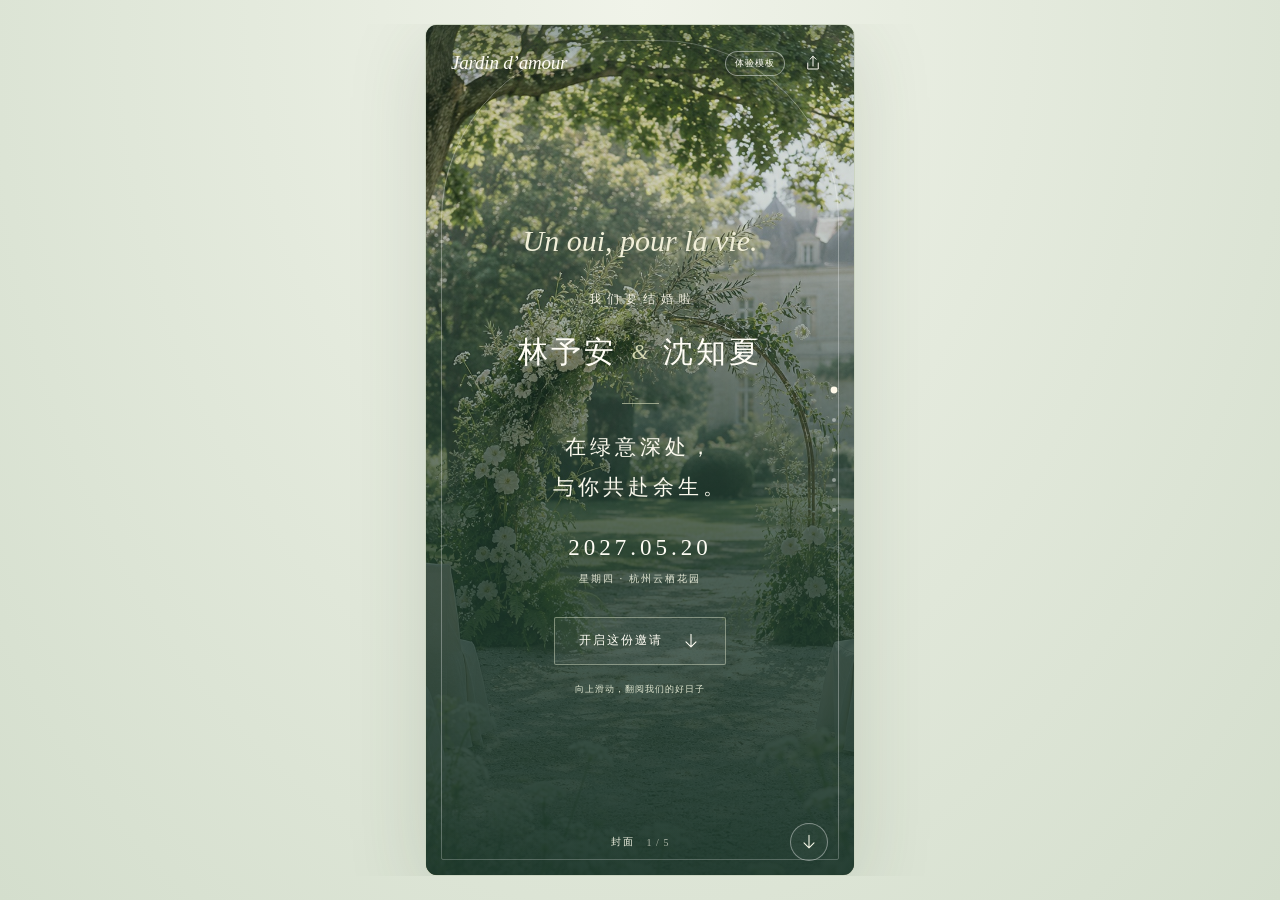
<file: index.html>
<!doctype html>
<html lang="zh-CN" data-invitation-format="h5">
  <head>
    <meta charset="UTF-8" />
    <meta name="viewport" content="width=device-width, initial-scale=1, viewport-fit=cover" />
    <meta name="format-detection" content="telephone=no" />
    <meta name="apple-mobile-web-app-capable" content="yes" />
    <meta name="theme-color" content="#edf1e7" />
    <meta name="robots" content="noindex, nofollow" />
    <meta name="description" content="2027年5月20日 · 杭州。诚邀你来见证我们的好日子。（婚礼请柬体验模板）" />
    <meta property="og:title" content="林予安 &amp; 沈知夏 · 婚礼请柬" />
    <meta property="og:description" content="2027年5月20日 · 杭州。有微风、有花香，还有远道而来的你。（体验模板）" />
    <meta property="og:type" content="website" />
    <meta property="og:locale" content="zh_CN" />
    <meta property="og:site_name" content="花园来信" />
    <meta property="og:url" content="https://wengang4714-commits.github.io/jardin-wedding-invitation/invitation.html" />
    <meta property="og:image" content="https://wengang4714-commits.github.io/jardin-wedding-invitation/share-cover-20261108.jpg" />
    <meta property="og:image:secure_url" content="https://wengang4714-commits.github.io/jardin-wedding-invitation/share-cover-20261108.jpg" />
    <meta property="og:image:type" content="image/jpeg" />
    <meta property="og:image:width" content="1086" />
    <meta property="og:image:height" content="1448" />
    <meta property="og:image:alt" content="法式花园婚礼拱门与白色花卉，氛围示意图" />
    <meta name="twitter:card" content="summary_large_image" />
    <meta name="twitter:title" content="林予安 &amp; 沈知夏 · 婚礼请柬" />
    <meta name="twitter:description" content="2027年5月20日 · 杭州。诚邀你来见证我们的好日子。（体验模板）" />
    <meta name="twitter:image" content="https://wengang4714-commits.github.io/jardin-wedding-invitation/share-cover-20261108.jpg" />
    <meta itemprop="image" content="https://wengang4714-commits.github.io/jardin-wedding-invitation/share-cover-20261108.jpg" />
    <link rel="image_src" href="https://wengang4714-commits.github.io/jardin-wedding-invitation/share-cover-20261108.jpg" />
    <link rel="apple-touch-icon" href="https://wengang4714-commits.github.io/jardin-wedding-invitation/share-cover-20261108.jpg" />
    <link rel="icon" type="image/jpeg" href="./garden.jpg" />
    <link rel="canonical" href="https://wengang4714-commits.github.io/jardin-wedding-invitation/invitation.html" />
    <title>林予安 &amp; 沈知夏的婚礼邀请｜花园来信（体验版）</title>
    
    <style>:root{--paper:#fcfdf9;--mist:#edf1e7;--sage:#85977b;--green:#425c47;--deep:#2e4938;--ink:#37453a;--muted:#6d7b68;--gold:#b7a279;--serif:"Songti SC","STSong","Noto Serif CJK SC","SimSun",serif;--sans:"PingFang SC","Microsoft YaHei",sans-serif;--lightningcss-light:initial;--lightningcss-dark: ;color-scheme:light;font-family:var(--sans);color:var(--ink)}*{box-sizing:border-box}html,body,#root{width:100%;height:100%;margin:0;overflow:hidden}body{-webkit-font-smoothing:antialiased;background:#dfe7da}p,h1,h2,h3{margin:0}button,input,select,textarea{font:inherit}button,a{-webkit-tap-highlight-color:transparent}button{cursor:pointer;border:0}button:disabled{cursor:default}a{color:inherit;text-decoration:none}button:focus-visible,a:focus-visible,input:focus-visible,select:focus-visible,textarea:focus-visible{outline:3px solid var(--gold);outline-offset:4px}svg{flex-shrink:0}::selection{color:var(--deep);background:#cbd9be}.h5-shell{isolation:isolate;background:var(--paper);width:100%;max-width:480px;height:100dvh;margin:auto;position:relative;overflow:hidden}.h5-scroll{scroll-snap-type:y proximity;scroll-behavior:smooth;overscroll-behavior-y:contain;-webkit-overflow-scrolling:touch;scrollbar-width:none;width:100%;height:100%;position:relative;overflow:hidden auto}.h5-scroll::-webkit-scrollbar{display:none}.h5-scroll.is-editing{scroll-snap-type:none}.h5-page{isolation:isolate;scroll-snap-align:start;scroll-snap-stop:always;justify-content:center;align-items:center;min-height:100%;padding:87px 43px 95px;display:flex;position:relative;overflow:hidden}.page-content{text-align:center;width:100%;max-width:340px;margin:auto}.h5-toolbar{z-index:5;height:74px;padding:calc(15px + env(safe-area-inset-top,0px)) 25px 13px;color:var(--green);background:linear-gradient(var(--paper) 35%,#fcfdf900);pointer-events:none;justify-content:space-between;align-items:center;display:flex;position:absolute;inset:0 0 auto}.h5-toolbar>*{pointer-events:auto}.h5-toolbar>a{letter-spacing:-.2px;font-family:Georgia,serif;font-size:19px;font-style:italic}.demo-pill{letter-spacing:1px;border:1px solid #85977b60;border-radius:20px;margin-left:auto;margin-right:12px;padding:5px 9px;font-size:9px}.h5-toolbar>button{color:inherit;background:0 0;place-items:center;width:32px;height:32px;display:grid}.on-cover .h5-toolbar{color:#fffdf4;background:linear-gradient(#253c3055,#0000)}.on-cover .demo-pill{background:#ffffff09;border-color:#ffffff70}.cover-page{color:#fffdf5;background:#53644c;padding:100px 39px 110px}.cover-photo,.cover-shade,.cover-border{z-index:-2;object-fit:cover;object-position:center;width:100%;height:100%;position:absolute;inset:0}.cover-shade{z-index:-1;background:linear-gradient(#183a2d38,#183a2d30 20%,#1d382cc7 63%,#1d382cec)}.cover-border{z-index:-1;pointer-events:none;border:1px solid #ffffff50;border-radius:180px 180px 2px 2px;width:auto;height:auto;inset:15px}.cover-content{text-align:center;width:100%;margin-top:8vh}.cover-french{color:#f1efd9;white-space:nowrap;font-family:Snell Roundhand,Apple Chancery,URW Chancery L,cursive;font-size:30px;font-style:italic;line-height:1.35}.cover-prelude{letter-spacing:6px;color:#f6f3e6;margin-top:29px;padding-left:6px;font-size:12px}h1{font-family:var(--serif);letter-spacing:3px;white-space:nowrap;justify-content:center;align-items:center;gap:14px;margin-top:17px;font-size:30px;font-weight:400;line-height:1.8;display:flex}h1 i{color:#d5d8b3;letter-spacing:0;font-family:Georgia,serif;font-size:22px;font-weight:400}.cover-rule{background:#dce1c099;width:37px;height:1px;margin:24px auto;display:block}.cover-poem{font-family:var(--serif);letter-spacing:4px;color:#fbf9ed;font-size:21px;line-height:1.9}.cover-date{letter-spacing:4px;margin-top:27px;font-family:Georgia,serif;font-size:23px}.cover-place{letter-spacing:2px;color:#e4e8d6;margin-top:11px;font-size:10px}.cover-open{color:#fffdf4;letter-spacing:2px;background:#ffffff0d;border:1px solid #dbe1c675;border-radius:2px;justify-content:center;align-items:center;gap:18px;margin-top:31px;padding:13px 24px;font-size:12px;display:inline-flex}.cover-hint{letter-spacing:1px;color:#e1e7d1;margin-top:18px;font-size:9px}.french-subtitle{color:var(--sage);letter-spacing:.2px;margin-bottom:18px;font-family:Georgia,serif;font-size:17px;font-style:italic;line-height:1.5}h2{font-family:var(--serif);letter-spacing:2px;color:var(--green);font-size:30px;font-weight:400;line-height:1.75}.letter-page{background:var(--paper)}.letter-sprig{z-index:-1;color:#a6b39a80;pointer-events:none;width:112px;height:160px;position:absolute}.top-sprig{top:62px;left:-36px;transform:rotate(39deg)}.bottom-sprig{bottom:64px;right:-28px;transform:rotate(-155deg)}.letter-salutation{font-family:var(--serif);color:var(--green);letter-spacing:2px;margin-top:25px;font-size:14px}.letter-body{color:var(--muted);letter-spacing:1px;margin-top:17px;font-size:13px;line-height:2.1}.signature{font-family:var(--serif);letter-spacing:2px;color:var(--green);margin-top:25px;font-size:17px}.signature i{letter-spacing:0;color:var(--sage);padding:0 6px;font-family:Georgia,serif;font-size:15px}.signature span{font-family:var(--sans);letter-spacing:1px;padding-left:8px;font-size:9px}.countdown{color:var(--muted);justify-content:center;align-items:center;gap:12px;margin-top:27px;display:flex}.countdown>span{letter-spacing:2px;font-size:10px}.countdown>strong{color:var(--green);font-family:Georgia,serif;font-size:35px;font-weight:400;line-height:1}.date-page{background:var(--mist)}.date-page .french-subtitle{margin-bottom:10px}.date-page h2{font-size:27px;line-height:1.65}.wedding-date{margin-top:18px}.wedding-date>span{color:var(--sage);letter-spacing:5px;padding-left:5px;font-family:Georgia,serif;font-size:16px}.wedding-date>strong{color:var(--green);white-space:nowrap;font-family:Georgia,serif;font-size:51px;font-weight:400;line-height:1.25;display:block}.wedding-date i{color:#a9b49b;font-size:32px;font-style:normal}.wedding-date>p{color:var(--muted);letter-spacing:3px;margin-top:10px;font-size:11px}.month-calendar{border-top:1px solid #85977b40;max-width:270px;margin:20px auto 17px;padding:11px 6px 0}.weekdays,.calendar-days{grid-template-columns:repeat(7,1fr);display:grid}.weekdays{color:var(--sage);margin-bottom:8px;font-size:10px}.calendar-days{color:#728169;row-gap:0;font-family:Georgia,serif;font-size:12px}.calendar-days>span{place-items:center;width:28px;height:27px;margin:auto;display:grid}.calendar-days .wedding-day{background:var(--green);color:#fffef7;border-radius:50%;box-shadow:0 0 0 3px #85977b25}.venue{border-top:1px solid #85977b40;padding-top:13px}.venue-mark{color:var(--sage);font-size:20px;line-height:1}.venue h3{font-family:var(--serif);letter-spacing:2px;color:var(--green);margin:5px 0 8px;font-size:20px;font-weight:400}.venue p{color:var(--muted);letter-spacing:1px;font-size:11px}.venue>span:last-child{color:var(--muted);margin-top:7px;font-size:9px;display:block}.event-actions{justify-content:center;align-items:center;gap:20px;margin-top:21px;display:flex}.event-actions>button,.event-actions>a{color:var(--green);background:0 0;border-bottom:1px solid #85977b80;justify-content:center;align-items:center;gap:7px;padding:9px 2px;font-size:11px;display:inline-flex}.event-actions svg{width:16px;height:16px}.schedule-page{background:#f8faf4}.schedule-sprig{z-index:-1;color:#aab99c66;width:140px;height:203px;position:absolute;bottom:68px;right:-45px;transform:rotate(-24deg)}.timeline{text-align:left;margin:29px 0 0;padding:0;list-style:none}.timeline li{grid-template-columns:56px 8px 1fr;align-items:baseline;gap:15px;padding:22px 0;display:grid;position:relative}.timeline li+li{border-top:1px solid #85977b35}.timeline time{color:var(--sage);font-family:Georgia,serif;font-size:22px}.timeline-dot{border:1px solid var(--sage);border-radius:50%;align-self:start;width:6px;height:6px;margin-top:9px}.timeline h3{font-family:var(--serif);letter-spacing:.5px;color:var(--green);font-size:17px;font-weight:400}.timeline p{letter-spacing:.5px;color:var(--muted);margin-top:9px;font-size:12px;line-height:1.9}.dress-note{color:var(--muted);letter-spacing:.5px;border:1px solid #85977b45;margin-top:20px;padding:10px 12px;font-size:10px;display:inline-block}.example-note{color:var(--muted);letter-spacing:1px;margin-top:14px;font-size:9px}.rsvp-page{background:#edf2e7}.rsvp-page .french-subtitle{margin-bottom:10px;font-size:16px}.rsvp-page h2{font-size:29px;line-height:1.6}.rsvp-intro{letter-spacing:.5px;color:var(--muted);margin-top:14px;font-size:11px;line-height:1.9}.rsvp-page form{text-align:left;margin-top:24px}form>label,legend,.guest-count-row>label{color:var(--green);letter-spacing:.5px;margin-bottom:8px;font-size:11px;display:block}form>label>span{color:var(--muted);padding-left:5px;font-size:9px}form>input,form>textarea,select{color:var(--ink);background:#fffefa;border:1px solid #bac6ae;border-radius:2px;width:100%;min-height:43px;margin:0 0 16px;padding:11px 12px;font-size:16px}form>input::placeholder,form>textarea::placeholder{color:#8a9482;font-size:12px}form>textarea{resize:vertical;min-height:70px}fieldset{border:0;margin:0 0 17px;padding:0}.attendance-options{gap:10px;display:flex}.attendance-options>label{letter-spacing:.3px;min-height:42px;color:var(--green);border:1px solid #bac6ae;flex:1;justify-content:center;align-items:center;gap:7px;padding:10px 5px;font-size:11px;display:flex}input[type=radio]{accent-color:var(--green);width:15px;height:15px;margin:0}.guest-count-row{justify-content:space-between;align-items:center;gap:15px;margin-bottom:17px;display:flex}.guest-count-row>label{margin:0}.guest-count-row select{width:86px;min-height:38px;margin:0;padding:6px 10px;font-size:14px}.primary-button{background:var(--green);color:#fffdf5;letter-spacing:1px;border-radius:2px;justify-content:center;align-items:center;gap:23px;min-height:46px;padding:14px 22px;font-size:12px;display:inline-flex}form>.primary-button{width:100%;margin-top:1px}.primary-button:hover{background:var(--deep)}.rsvp-note{color:var(--muted);letter-spacing:.3px;margin-top:15px;font-size:9px;line-height:1.9}.template-note{color:var(--muted);letter-spacing:.3px;margin-top:25px;font-size:8px}.rsvp-success{padding:28px 0}.success-sprig{width:68px;height:95px;color:var(--sage);margin-bottom:17px;transform:rotate(15deg)}.rsvp-success>p:not(.french-subtitle){color:var(--muted);margin-top:23px;font-size:12px;line-height:2}.rsvp-success>.primary-button{margin-top:27px}.text-button{color:var(--green);background:0 0;justify-content:center;align-items:center;gap:9px;margin:15px auto 0;padding:12px;font-size:11px;display:flex}.text-button svg{width:16px;height:16px}.form-error{color:#913d3d;margin:0 0 12px;font-size:12px;line-height:1.8}.page-dots{z-index:5;flex-direction:column;display:flex;position:absolute;top:50%;right:7px;transform:translateY(-50%)}.page-dots button{background:0 0;place-items:center;width:26px;height:30px;display:grid}.page-dots span{background:#8b9b7f77;border-radius:50%;width:4px;height:4px;transition:transform .2s,background .2s}.page-dots [aria-current=step] span{background:var(--green);transform:scale(1.7)}.on-cover .page-dots span{background:#ffffff70}.on-cover .page-dots [aria-current=step] span{background:#fff9e9}.h5-controls{z-index:5;height:calc(66px + env(safe-area-inset-bottom,0px));padding:12px 26px calc(12px + env(safe-area-inset-bottom,0px));color:var(--green);background:linear-gradient(#fcfdf900,var(--paper) 35%);justify-content:space-between;align-items:center;display:flex;position:absolute;inset:auto 0 0}.h5-controls>button{width:38px;height:38px;color:inherit;background:#fcfdf950;border:1px solid #85977b4d;border-radius:50%;place-items:center;display:grid}.h5-controls>button:disabled{opacity:0;pointer-events:none}.h5-controls>span{letter-spacing:2px;align-items:center;gap:12px;font-size:10px;display:flex}.h5-controls i{letter-spacing:1px;opacity:.65;font-family:Georgia,serif;font-size:10px;font-style:normal}.on-cover .h5-controls{color:#f6f7e7;background:linear-gradient(#0000,#1d382c55)}.on-cover .h5-controls>button{background:#ffffff08;border-color:#fff6}.toast{z-index:10;left:20px;right:20px;bottom:calc(81px + env(safe-area-inset-bottom,0px));background:var(--deep);color:#fffefa;text-align:center;opacity:0;pointer-events:none;border:1px solid #ffffff20;border-radius:4px;padding:14px 18px;font-size:12px;line-height:1.9;transition:opacity .2s,transform .2s;position:absolute;transform:translateY(9px)}.toast.visible{opacity:1;transform:translateY(0)}@media (width>=600px){body{background:radial-gradient(at top,#f0f3e9,#d4decd);padding:24px}#root{place-items:center;height:100%;display:grid}.h5-shell{border:1px solid #ccd5c2;border-radius:12px;max-width:430px;height:min(900px,100dvh - 48px);box-shadow:0 18px 80px #344b3126}.h5-page{padding-left:43px;padding-right:43px}.cover-content{margin-top:3vh}}@media (height<=740px){.h5-page{padding-top:81px;padding-bottom:80px}.cover-content{margin-top:0}.cover-french{font-size:27px}.cover-prelude{margin-top:22px}.cover-rule{margin-top:18px;margin-bottom:18px}.cover-poem{font-size:20px}.cover-date{margin-top:19px}.cover-open{margin-top:24px;padding-top:11px;padding-bottom:11px}.cover-hint{margin-top:12px}.letter-body{margin-top:14px;font-size:12px;line-height:2}.letter-salutation{margin-top:20px}.signature{margin-top:21px}.countdown{margin-top:22px}.date-page h2{font-size:25px;line-height:1.55}.wedding-date{margin-top:13px}.wedding-date>strong{font-size:46px}.wedding-date>p{margin-top:7px}.month-calendar{margin-top:15px;margin-bottom:11px}.calendar-days>span{width:24px;height:23px}.venue{padding-top:9px}.event-actions{margin-top:15px}.timeline{margin-top:23px}.timeline li{padding-top:18px;padding-bottom:18px}.rsvp-page h2{font-size:27px}.rsvp-page form{margin-top:20px}}@media (width<=360px){.h5-page{padding-left:34px;padding-right:34px}.h5-toolbar{padding-left:23px;padding-right:18px}.h5-toolbar>a{font-size:17px}.demo-pill{margin-right:7px;padding:4px 7px;font-size:8px}.cover-page{padding-left:29px;padding-right:29px}h1{letter-spacing:2px;gap:10px;font-size:26px}.cover-french{font-size:26px}h2{font-size:27px}.letter-body{font-size:12px}.french-subtitle{font-size:15px}.timeline{margin-top:21px}.timeline li{grid-template-columns:49px 6px 1fr;gap:10px}.timeline time{font-size:20px}.timeline h3{font-size:16px}.timeline p{font-size:11px}.rsvp-page h2{font-size:26px}.rsvp-page .french-subtitle{font-size:14px}.page-dots{right:2px}.attendance-options>label{font-size:10px}.cover-border{inset:12px}}@media (prefers-reduced-motion:reduce){.h5-scroll{scroll-behavior:auto}*,:before,:after{transition:none!important;animation:none!important}}
</style>
  </head>
  <body>
    <div id="root">
      <main class="h5-shell on-cover" aria-label="婚礼请柬封面">
        <section class="h5-page cover-page">
          <img class="cover-photo" src="./garden.jpg" width="1086" height="1448" alt="法式花园婚礼拱门与白色花卉，氛围示意图" />
          <div class="cover-shade"></div>
          <div class="cover-border" aria-hidden="true"></div>
          <div class="cover-content">
            <p class="cover-french">Un oui, pour la vie.</p>
            <p class="cover-prelude">我们要结婚啦</p>
            <h1><span>林予安</span><i>&amp;</i><span>沈知夏</span></h1>
            <span class="cover-rule"></span>
            <p class="cover-poem">在绿意深处，<br />与你共赴余生。</p>
            <p class="cover-date">2027.05.20</p>
            <p class="cover-place">星期四 · 杭州云栖花园（体验模板）</p>
          </div>
        </section>
      </main>
    </div>
    <noscript>请开启 JavaScript 以查看婚礼请柬。林予安与沈知夏 · 2027 年 5 月 20 日 · 杭州。以上均为测试示例信息。</noscript>
  <script type="module">var e=(e,t)=>()=>(t||(e((t={exports:{}}).exports,t),e=null),t.exports);(function(){let e=document.createElement(`link`).relList;if(e&&e.supports&&e.supports(`modulepreload`))return;for(let e of document.querySelectorAll(`link[rel="modulepreload"]`))n(e);new MutationObserver(e=>{for(let t of e)if(t.type===`childList`)for(let e of t.addedNodes)e.tagName===`LINK`&&e.rel===`modulepreload`&&n(e)}).observe(document,{childList:!0,subtree:!0});function t(e){let t={};return e.integrity&&(t.integrity=e.integrity),e.referrerPolicy&&(t.referrerPolicy=e.referrerPolicy),e.crossOrigin===`use-credentials`?t.credentials=`include`:e.crossOrigin===`anonymous`?t.credentials=`omit`:t.credentials=`same-origin`,t}function n(e){if(e.ep)return;e.ep=!0;let n=t(e);fetch(e.href,n)}})();var t=e((e=>{function t(e,t){var n=e.length;e.push(t);a:for(;0<n;){var r=n-1>>>1,a=e[r];if(0<i(a,t))e[r]=t,e[n]=a,n=r;else break a}}function n(e){return e.length===0?null:e[0]}function r(e){if(e.length===0)return null;var t=e[0],n=e.pop();if(n!==t){e[0]=n;a:for(var r=0,a=e.length,o=a>>>1;r<o;){var s=2*(r+1)-1,c=e[s],l=s+1,u=e[l];if(0>i(c,n))l<a&&0>i(u,c)?(e[r]=u,e[l]=n,r=l):(e[r]=c,e[s]=n,r=s);else if(l<a&&0>i(u,n))e[r]=u,e[l]=n,r=l;else break a}}return t}function i(e,t){var n=e.sortIndex-t.sortIndex;return n===0?e.id-t.id:n}if(e.unstable_now=void 0,typeof performance==`object`&&typeof performance.now==`function`){var a=performance;e.unstable_now=function(){return a.now()}}else{var o=Date,s=o.now();e.unstable_now=function(){return o.now()-s}}var c=[],l=[],u=1,d=null,f=3,p=!1,m=!1,h=!1,g=!1,_=typeof setTimeout==`function`?setTimeout:null,v=typeof clearTimeout==`function`?clearTimeout:null,y=typeof setImmediate<`u`?setImmediate:null;function b(e){for(var i=n(l);i!==null;){if(i.callback===null)r(l);else if(i.startTime<=e)r(l),i.sortIndex=i.expirationTime,t(c,i);else break;i=n(l)}}function x(e){if(h=!1,b(e),!m)if(n(c)!==null)m=!0,ee||(ee=!0,w());else{var t=n(l);t!==null&&oe(x,t.startTime-e)}}var ee=!1,S=-1,C=5,te=-1;function ne(){return g?!0:!(e.unstable_now()-te<C)}function re(){if(g=!1,ee){var t=e.unstable_now();te=t;var i=!0;try{a:{m=!1,h&&(h=!1,v(S),S=-1),p=!0;var a=f;try{b:{for(b(t),d=n(c);d!==null&&!(d.expirationTime>t&&ne());){var o=d.callback;if(typeof o==`function`){d.callback=null,f=d.priorityLevel;var s=o(d.expirationTime<=t);if(t=e.unstable_now(),typeof s==`function`){d.callback=s,b(t),i=!0;break b}d===n(c)&&r(c),b(t)}else r(c);d=n(c)}if(d!==null)i=!0;else{var u=n(l);u!==null&&oe(x,u.startTime-t),i=!1}}break a}finally{d=null,f=a,p=!1}i=void 0}}finally{i?w():ee=!1}}}var w;if(typeof y==`function`)w=function(){y(re)};else if(typeof MessageChannel<`u`){var ie=new MessageChannel,ae=ie.port2;ie.port1.onmessage=re,w=function(){ae.postMessage(null)}}else w=function(){_(re,0)};function oe(t,n){S=_(function(){t(e.unstable_now())},n)}e.unstable_IdlePriority=5,e.unstable_ImmediatePriority=1,e.unstable_LowPriority=4,e.unstable_NormalPriority=3,e.unstable_Profiling=null,e.unstable_UserBlockingPriority=2,e.unstable_cancelCallback=function(e){e.callback=null},e.unstable_forceFrameRate=function(e){0>e||125<e?console.error(`forceFrameRate takes a positive int between 0 and 125, forcing frame rates higher than 125 fps is not supported`):C=0<e?Math.floor(1e3/e):5},e.unstable_getCurrentPriorityLevel=function(){return f},e.unstable_next=function(e){switch(f){case 1:case 2:case 3:var t=3;break;default:t=f}var n=f;f=t;try{return e()}finally{f=n}},e.unstable_requestPaint=function(){g=!0},e.unstable_runWithPriority=function(e,t){switch(e){case 1:case 2:case 3:case 4:case 5:break;default:e=3}var n=f;f=e;try{return t()}finally{f=n}},e.unstable_scheduleCallback=function(r,i,a){var o=e.unstable_now();switch(typeof a==`object`&&a?(a=a.delay,a=typeof a==`number`&&0<a?o+a:o):a=o,r){case 1:var s=-1;break;case 2:s=250;break;case 5:s=1073741823;break;case 4:s=1e4;break;default:s=5e3}return s=a+s,r={id:u++,callback:i,priorityLevel:r,startTime:a,expirationTime:s,sortIndex:-1},a>o?(r.sortIndex=a,t(l,r),n(c)===null&&r===n(l)&&(h?(v(S),S=-1):h=!0,oe(x,a-o))):(r.sortIndex=s,t(c,r),m||p||(m=!0,ee||(ee=!0,w()))),r},e.unstable_shouldYield=ne,e.unstable_wrapCallback=function(e){var t=f;return function(){var n=f;f=t;try{return e.apply(this,arguments)}finally{f=n}}}})),n=e(((e,n)=>{n.exports=t()})),r=e((e=>{var t=Symbol.for(`react.transitional.element`),n=Symbol.for(`react.portal`),r=Symbol.for(`react.fragment`),i=Symbol.for(`react.strict_mode`),a=Symbol.for(`react.profiler`),o=Symbol.for(`react.consumer`),s=Symbol.for(`react.context`),c=Symbol.for(`react.forward_ref`),l=Symbol.for(`react.suspense`),u=Symbol.for(`react.memo`),d=Symbol.for(`react.lazy`),f=Symbol.for(`react.activity`),p=Symbol.iterator;function m(e){return typeof e!=`object`||!e?null:(e=p&&e[p]||e[`@@iterator`],typeof e==`function`?e:null)}var h={isMounted:function(){return!1},enqueueForceUpdate:function(){},enqueueReplaceState:function(){},enqueueSetState:function(){}},g=Object.assign,_={};function v(e,t,n){this.props=e,this.context=t,this.refs=_,this.updater=n||h}v.prototype.isReactComponent={},v.prototype.setState=function(e,t){if(typeof e!=`object`&&typeof e!=`function`&&e!=null)throw Error(`takes an object of state variables to update or a function which returns an object of state variables.`);this.updater.enqueueSetState(this,e,t,`setState`)},v.prototype.forceUpdate=function(e){this.updater.enqueueForceUpdate(this,e,`forceUpdate`)};function y(){}y.prototype=v.prototype;function b(e,t,n){this.props=e,this.context=t,this.refs=_,this.updater=n||h}var x=b.prototype=new y;x.constructor=b,g(x,v.prototype),x.isPureReactComponent=!0;var ee=Array.isArray;function S(){}var C={H:null,A:null,T:null,S:null},te=Object.prototype.hasOwnProperty;function ne(e,n,r){var i=r.ref;return{$$typeof:t,type:e,key:n,ref:i===void 0?null:i,props:r}}function re(e,t){return ne(e.type,t,e.props)}function w(e){return typeof e==`object`&&!!e&&e.$$typeof===t}function ie(e){var t={"=":`=0`,":":`=2`};return`$`+e.replace(/[=:]/g,function(e){return t[e]})}var ae=/\/+/g;function oe(e,t){return typeof e==`object`&&e&&e.key!=null?ie(``+e.key):t.toString(36)}function se(e){switch(e.status){case`fulfilled`:return e.value;case`rejected`:throw e.reason;default:switch(typeof e.status==`string`?e.then(S,S):(e.status=`pending`,e.then(function(t){e.status===`pending`&&(e.status=`fulfilled`,e.value=t)},function(t){e.status===`pending`&&(e.status=`rejected`,e.reason=t)})),e.status){case`fulfilled`:return e.value;case`rejected`:throw e.reason}}throw e}function ce(e,r,i,a,o){var s=typeof e;(s===`undefined`||s===`boolean`)&&(e=null);var c=!1;if(e===null)c=!0;else switch(s){case`bigint`:case`string`:case`number`:c=!0;break;case`object`:switch(e.$$typeof){case t:case n:c=!0;break;case d:return c=e._init,ce(c(e._payload),r,i,a,o)}}if(c)return o=o(e),c=a===``?`.`+oe(e,0):a,ee(o)?(i=``,c!=null&&(i=c.replace(ae,`$&/`)+`/`),ce(o,r,i,``,function(e){return e})):o!=null&&(w(o)&&(o=re(o,i+(o.key==null||e&&e.key===o.key?``:(``+o.key).replace(ae,`$&/`)+`/`)+c)),r.push(o)),1;c=0;var l=a===``?`.`:a+`:`;if(ee(e))for(var u=0;u<e.length;u++)a=e[u],s=l+oe(a,u),c+=ce(a,r,i,s,o);else if(u=m(e),typeof u==`function`)for(e=u.call(e),u=0;!(a=e.next()).done;)a=a.value,s=l+oe(a,u++),c+=ce(a,r,i,s,o);else if(s===`object`){if(typeof e.then==`function`)return ce(se(e),r,i,a,o);throw r=String(e),Error(`Objects are not valid as a React child (found: `+(r===`[object Object]`?`object with keys {`+Object.keys(e).join(`, `)+`}`:r)+`). If you meant to render a collection of children, use an array instead.`)}return c}function le(e,t,n){if(e==null)return e;var r=[],i=0;return ce(e,r,``,``,function(e){return t.call(n,e,i++)}),r}function ue(e){if(e._status===-1){var t=e._result;t=t(),t.then(function(t){(e._status===0||e._status===-1)&&(e._status=1,e._result=t)},function(t){(e._status===0||e._status===-1)&&(e._status=2,e._result=t)}),e._status===-1&&(e._status=0,e._result=t)}if(e._status===1)return e._result.default;throw e._result}var T=typeof reportError==`function`?reportError:function(e){if(typeof window==`object`&&typeof window.ErrorEvent==`function`){var t=new window.ErrorEvent(`error`,{bubbles:!0,cancelable:!0,message:typeof e==`object`&&e&&typeof e.message==`string`?String(e.message):String(e),error:e});if(!window.dispatchEvent(t))return}else if(typeof process==`object`&&typeof process.emit==`function`){process.emit(`uncaughtException`,e);return}console.error(e)},E={map:le,forEach:function(e,t,n){le(e,function(){t.apply(this,arguments)},n)},count:function(e){var t=0;return le(e,function(){t++}),t},toArray:function(e){return le(e,function(e){return e})||[]},only:function(e){if(!w(e))throw Error(`React.Children.only expected to receive a single React element child.`);return e}};e.Activity=f,e.Children=E,e.Component=v,e.Fragment=r,e.Profiler=a,e.PureComponent=b,e.StrictMode=i,e.Suspense=l,e.__CLIENT_INTERNALS_DO_NOT_USE_OR_WARN_USERS_THEY_CANNOT_UPGRADE=C,e.__COMPILER_RUNTIME={__proto__:null,c:function(e){return C.H.useMemoCache(e)}},e.cache=function(e){return function(){return e.apply(null,arguments)}},e.cacheSignal=function(){return null},e.cloneElement=function(e,t,n){if(e==null)throw Error(`The argument must be a React element, but you passed `+e+`.`);var r=g({},e.props),i=e.key;if(t!=null)for(a in t.key!==void 0&&(i=``+t.key),t)!te.call(t,a)||a===`key`||a===`__self`||a===`__source`||a===`ref`&&t.ref===void 0||(r[a]=t[a]);var a=arguments.length-2;if(a===1)r.children=n;else if(1<a){for(var o=Array(a),s=0;s<a;s++)o[s]=arguments[s+2];r.children=o}return ne(e.type,i,r)},e.createContext=function(e){return e={$$typeof:s,_currentValue:e,_currentValue2:e,_threadCount:0,Provider:null,Consumer:null},e.Provider=e,e.Consumer={$$typeof:o,_context:e},e},e.createElement=function(e,t,n){var r,i={},a=null;if(t!=null)for(r in t.key!==void 0&&(a=``+t.key),t)te.call(t,r)&&r!==`key`&&r!==`__self`&&r!==`__source`&&(i[r]=t[r]);var o=arguments.length-2;if(o===1)i.children=n;else if(1<o){for(var s=Array(o),c=0;c<o;c++)s[c]=arguments[c+2];i.children=s}if(e&&e.defaultProps)for(r in o=e.defaultProps,o)i[r]===void 0&&(i[r]=o[r]);return ne(e,a,i)},e.createRef=function(){return{current:null}},e.forwardRef=function(e){return{$$typeof:c,render:e}},e.isValidElement=w,e.lazy=function(e){return{$$typeof:d,_payload:{_status:-1,_result:e},_init:ue}},e.memo=function(e,t){return{$$typeof:u,type:e,compare:t===void 0?null:t}},e.startTransition=function(e){var t=C.T,n={};C.T=n;try{var r=e(),i=C.S;i!==null&&i(n,r),typeof r==`object`&&r&&typeof r.then==`function`&&r.then(S,T)}catch(e){T(e)}finally{t!==null&&n.types!==null&&(t.types=n.types),C.T=t}},e.unstable_useCacheRefresh=function(){return C.H.useCacheRefresh()},e.use=function(e){return C.H.use(e)},e.useActionState=function(e,t,n){return C.H.useActionState(e,t,n)},e.useCallback=function(e,t){return C.H.useCallback(e,t)},e.useContext=function(e){return C.H.useContext(e)},e.useDebugValue=function(){},e.useDeferredValue=function(e,t){return C.H.useDeferredValue(e,t)},e.useEffect=function(e,t){return C.H.useEffect(e,t)},e.useEffectEvent=function(e){return C.H.useEffectEvent(e)},e.useId=function(){return C.H.useId()},e.useImperativeHandle=function(e,t,n){return C.H.useImperativeHandle(e,t,n)},e.useInsertionEffect=function(e,t){return C.H.useInsertionEffect(e,t)},e.useLayoutEffect=function(e,t){return C.H.useLayoutEffect(e,t)},e.useMemo=function(e,t){return C.H.useMemo(e,t)},e.useOptimistic=function(e,t){return C.H.useOptimistic(e,t)},e.useReducer=function(e,t,n){return C.H.useReducer(e,t,n)},e.useRef=function(e){return C.H.useRef(e)},e.useState=function(e){return C.H.useState(e)},e.useSyncExternalStore=function(e,t,n){return C.H.useSyncExternalStore(e,t,n)},e.useTransition=function(){return C.H.useTransition()},e.version=`19.2.6`})),i=e(((e,t)=>{t.exports=r()})),a=e((e=>{var t=i();function n(e){var t=`https://react.dev/errors/`+e;if(1<arguments.length){t+=`?args[]=`+encodeURIComponent(arguments[1]);for(var n=2;n<arguments.length;n++)t+=`&args[]=`+encodeURIComponent(arguments[n])}return`Minified React error #`+e+`; visit `+t+` for the full message or use the non-minified dev environment for full errors and additional helpful warnings.`}function r(){}var a={d:{f:r,r:function(){throw Error(n(522))},D:r,C:r,L:r,m:r,X:r,S:r,M:r},p:0,findDOMNode:null},o=Symbol.for(`react.portal`);function s(e,t,n){var r=3<arguments.length&&arguments[3]!==void 0?arguments[3]:null;return{$$typeof:o,key:r==null?null:``+r,children:e,containerInfo:t,implementation:n}}var c=t.__CLIENT_INTERNALS_DO_NOT_USE_OR_WARN_USERS_THEY_CANNOT_UPGRADE;function l(e,t){if(e===`font`)return``;if(typeof t==`string`)return t===`use-credentials`?t:``}e.__DOM_INTERNALS_DO_NOT_USE_OR_WARN_USERS_THEY_CANNOT_UPGRADE=a,e.createPortal=function(e,t){var r=2<arguments.length&&arguments[2]!==void 0?arguments[2]:null;if(!t||t.nodeType!==1&&t.nodeType!==9&&t.nodeType!==11)throw Error(n(299));return s(e,t,null,r)},e.flushSync=function(e){var t=c.T,n=a.p;try{if(c.T=null,a.p=2,e)return e()}finally{c.T=t,a.p=n,a.d.f()}},e.preconnect=function(e,t){typeof e==`string`&&(t?(t=t.crossOrigin,t=typeof t==`string`?t===`use-credentials`?t:``:void 0):t=null,a.d.C(e,t))},e.prefetchDNS=function(e){typeof e==`string`&&a.d.D(e)},e.preinit=function(e,t){if(typeof e==`string`&&t&&typeof t.as==`string`){var n=t.as,r=l(n,t.crossOrigin),i=typeof t.integrity==`string`?t.integrity:void 0,o=typeof t.fetchPriority==`string`?t.fetchPriority:void 0;n===`style`?a.d.S(e,typeof t.precedence==`string`?t.precedence:void 0,{crossOrigin:r,integrity:i,fetchPriority:o}):n===`script`&&a.d.X(e,{crossOrigin:r,integrity:i,fetchPriority:o,nonce:typeof t.nonce==`string`?t.nonce:void 0})}},e.preinitModule=function(e,t){if(typeof e==`string`)if(typeof t==`object`&&t){if(t.as==null||t.as===`script`){var n=l(t.as,t.crossOrigin);a.d.M(e,{crossOrigin:n,integrity:typeof t.integrity==`string`?t.integrity:void 0,nonce:typeof t.nonce==`string`?t.nonce:void 0})}}else t??a.d.M(e)},e.preload=function(e,t){if(typeof e==`string`&&typeof t==`object`&&t&&typeof t.as==`string`){var n=t.as,r=l(n,t.crossOrigin);a.d.L(e,n,{crossOrigin:r,integrity:typeof t.integrity==`string`?t.integrity:void 0,nonce:typeof t.nonce==`string`?t.nonce:void 0,type:typeof t.type==`string`?t.type:void 0,fetchPriority:typeof t.fetchPriority==`string`?t.fetchPriority:void 0,referrerPolicy:typeof t.referrerPolicy==`string`?t.referrerPolicy:void 0,imageSrcSet:typeof t.imageSrcSet==`string`?t.imageSrcSet:void 0,imageSizes:typeof t.imageSizes==`string`?t.imageSizes:void 0,media:typeof t.media==`string`?t.media:void 0})}},e.preloadModule=function(e,t){if(typeof e==`string`)if(t){var n=l(t.as,t.crossOrigin);a.d.m(e,{as:typeof t.as==`string`&&t.as!==`script`?t.as:void 0,crossOrigin:n,integrity:typeof t.integrity==`string`?t.integrity:void 0})}else a.d.m(e)},e.requestFormReset=function(e){a.d.r(e)},e.unstable_batchedUpdates=function(e,t){return e(t)},e.useFormState=function(e,t,n){return c.H.useFormState(e,t,n)},e.useFormStatus=function(){return c.H.useHostTransitionStatus()},e.version=`19.2.6`})),o=e(((e,t)=>{function n(){if(!(typeof __REACT_DEVTOOLS_GLOBAL_HOOK__>`u`||typeof __REACT_DEVTOOLS_GLOBAL_HOOK__.checkDCE!=`function`))try{__REACT_DEVTOOLS_GLOBAL_HOOK__.checkDCE(n)}catch(e){console.error(e)}}n(),t.exports=a()})),s=e((e=>{var t=n(),r=i(),a=o();function s(e){var t=`https://react.dev/errors/`+e;if(1<arguments.length){t+=`?args[]=`+encodeURIComponent(arguments[1]);for(var n=2;n<arguments.length;n++)t+=`&args[]=`+encodeURIComponent(arguments[n])}return`Minified React error #`+e+`; visit `+t+` for the full message or use the non-minified dev environment for full errors and additional helpful warnings.`}function c(e){return!(!e||e.nodeType!==1&&e.nodeType!==9&&e.nodeType!==11)}function l(e){var t=e,n=e;if(e.alternate)for(;t.return;)t=t.return;else{e=t;do t=e,t.flags&4098&&(n=t.return),e=t.return;while(e)}return t.tag===3?n:null}function u(e){if(e.tag===13){var t=e.memoizedState;if(t===null&&(e=e.alternate,e!==null&&(t=e.memoizedState)),t!==null)return t.dehydrated}return null}function d(e){if(e.tag===31){var t=e.memoizedState;if(t===null&&(e=e.alternate,e!==null&&(t=e.memoizedState)),t!==null)return t.dehydrated}return null}function f(e){if(l(e)!==e)throw Error(s(188))}function p(e){var t=e.alternate;if(!t){if(t=l(e),t===null)throw Error(s(188));return t===e?e:null}for(var n=e,r=t;;){var i=n.return;if(i===null)break;var a=i.alternate;if(a===null){if(r=i.return,r!==null){n=r;continue}break}if(i.child===a.child){for(a=i.child;a;){if(a===n)return f(i),e;if(a===r)return f(i),t;a=a.sibling}throw Error(s(188))}if(n.return!==r.return)n=i,r=a;else{for(var o=!1,c=i.child;c;){if(c===n){o=!0,n=i,r=a;break}if(c===r){o=!0,r=i,n=a;break}c=c.sibling}if(!o){for(c=a.child;c;){if(c===n){o=!0,n=a,r=i;break}if(c===r){o=!0,r=a,n=i;break}c=c.sibling}if(!o)throw Error(s(189))}}if(n.alternate!==r)throw Error(s(190))}if(n.tag!==3)throw Error(s(188));return n.stateNode.current===n?e:t}function m(e){var t=e.tag;if(t===5||t===26||t===27||t===6)return e;for(e=e.child;e!==null;){if(t=m(e),t!==null)return t;e=e.sibling}return null}var h=Object.assign,g=Symbol.for(`react.element`),_=Symbol.for(`react.transitional.element`),v=Symbol.for(`react.portal`),y=Symbol.for(`react.fragment`),b=Symbol.for(`react.strict_mode`),x=Symbol.for(`react.profiler`),ee=Symbol.for(`react.consumer`),S=Symbol.for(`react.context`),C=Symbol.for(`react.forward_ref`),te=Symbol.for(`react.suspense`),ne=Symbol.for(`react.suspense_list`),re=Symbol.for(`react.memo`),w=Symbol.for(`react.lazy`),ie=Symbol.for(`react.activity`),ae=Symbol.for(`react.memo_cache_sentinel`),oe=Symbol.iterator;function se(e){return typeof e!=`object`||!e?null:(e=oe&&e[oe]||e[`@@iterator`],typeof e==`function`?e:null)}var ce=Symbol.for(`react.client.reference`);function le(e){if(e==null)return null;if(typeof e==`function`)return e.$$typeof===ce?null:e.displayName||e.name||null;if(typeof e==`string`)return e;switch(e){case y:return`Fragment`;case x:return`Profiler`;case b:return`StrictMode`;case te:return`Suspense`;case ne:return`SuspenseList`;case ie:return`Activity`}if(typeof e==`object`)switch(e.$$typeof){case v:return`Portal`;case S:return e.displayName||`Context`;case ee:return(e._context.displayName||`Context`)+`.Consumer`;case C:var t=e.render;return e=e.displayName,e||=(e=t.displayName||t.name||``,e===``?`ForwardRef`:`ForwardRef(`+e+`)`),e;case re:return t=e.displayName||null,t===null?le(e.type)||`Memo`:t;case w:t=e._payload,e=e._init;try{return le(e(t))}catch{}}return null}var ue=Array.isArray,T=r.__CLIENT_INTERNALS_DO_NOT_USE_OR_WARN_USERS_THEY_CANNOT_UPGRADE,E=a.__DOM_INTERNALS_DO_NOT_USE_OR_WARN_USERS_THEY_CANNOT_UPGRADE,de={pending:!1,data:null,method:null,action:null},fe=[],pe=-1;function me(e){return{current:e}}function D(e){0>pe||(e.current=fe[pe],fe[pe]=null,pe--)}function O(e,t){pe++,fe[pe]=e.current,e.current=t}var he=me(null),ge=me(null),_e=me(null),ve=me(null);function ye(e,t){switch(O(_e,t),O(ge,e),O(he,null),t.nodeType){case 9:case 11:e=(e=t.documentElement)&&(e=e.namespaceURI)?Vd(e):0;break;default:if(e=t.tagName,t=t.namespaceURI)t=Vd(t),e=Hd(t,e);else switch(e){case`svg`:e=1;break;case`math`:e=2;break;default:e=0}}D(he),O(he,e)}function be(){D(he),D(ge),D(_e)}function xe(e){e.memoizedState!==null&&O(ve,e);var t=he.current,n=Hd(t,e.type);t!==n&&(O(ge,e),O(he,n))}function Se(e){ge.current===e&&(D(he),D(ge)),ve.current===e&&(D(ve),Qf._currentValue=de)}var Ce,we;function Te(e){if(Ce===void 0)try{throw Error()}catch(e){var t=e.stack.trim().match(/\n( *(at )?)/);Ce=t&&t[1]||``,we=-1<e.stack.indexOf(`
    at`)?` (<anonymous>)`:-1<e.stack.indexOf(`@`)?`@unknown:0:0`:``}return`
`+Ce+e+we}var Ee=!1;function De(e,t){if(!e||Ee)return``;Ee=!0;var n=Error.prepareStackTrace;Error.prepareStackTrace=void 0;try{var r={DetermineComponentFrameRoot:function(){try{if(t){var n=function(){throw Error()};if(Object.defineProperty(n.prototype,`props`,{set:function(){throw Error()}}),typeof Reflect==`object`&&Reflect.construct){try{Reflect.construct(n,[])}catch(e){var r=e}Reflect.construct(e,[],n)}else{try{n.call()}catch(e){r=e}e.call(n.prototype)}}else{try{throw Error()}catch(e){r=e}(n=e())&&typeof n.catch==`function`&&n.catch(function(){})}}catch(e){if(e&&r&&typeof e.stack==`string`)return[e.stack,r.stack]}return[null,null]}};r.DetermineComponentFrameRoot.displayName=`DetermineComponentFrameRoot`;var i=Object.getOwnPropertyDescriptor(r.DetermineComponentFrameRoot,`name`);i&&i.configurable&&Object.defineProperty(r.DetermineComponentFrameRoot,`name`,{value:`DetermineComponentFrameRoot`});var a=r.DetermineComponentFrameRoot(),o=a[0],s=a[1];if(o&&s){var c=o.split(`
`),l=s.split(`
`);for(i=r=0;r<c.length&&!c[r].includes(`DetermineComponentFrameRoot`);)r++;for(;i<l.length&&!l[i].includes(`DetermineComponentFrameRoot`);)i++;if(r===c.length||i===l.length)for(r=c.length-1,i=l.length-1;1<=r&&0<=i&&c[r]!==l[i];)i--;for(;1<=r&&0<=i;r--,i--)if(c[r]!==l[i]){if(r!==1||i!==1)do if(r--,i--,0>i||c[r]!==l[i]){var u=`
`+c[r].replace(` at new `,` at `);return e.displayName&&u.includes(`<anonymous>`)&&(u=u.replace(`<anonymous>`,e.displayName)),u}while(1<=r&&0<=i);break}}}finally{Ee=!1,Error.prepareStackTrace=n}return(n=e?e.displayName||e.name:``)?Te(n):``}function Oe(e,t){switch(e.tag){case 26:case 27:case 5:return Te(e.type);case 16:return Te(`Lazy`);case 13:return e.child!==t&&t!==null?Te(`Suspense Fallback`):Te(`Suspense`);case 19:return Te(`SuspenseList`);case 0:case 15:return De(e.type,!1);case 11:return De(e.type.render,!1);case 1:return De(e.type,!0);case 31:return Te(`Activity`);default:return``}}function ke(e){try{var t=``,n=null;do t+=Oe(e,n),n=e,e=e.return;while(e);return t}catch(e){return`
Error generating stack: `+e.message+`
`+e.stack}}var Ae=Object.prototype.hasOwnProperty,je=t.unstable_scheduleCallback,Me=t.unstable_cancelCallback,Ne=t.unstable_shouldYield,Pe=t.unstable_requestPaint,Fe=t.unstable_now,Ie=t.unstable_getCurrentPriorityLevel,Le=t.unstable_ImmediatePriority,Re=t.unstable_UserBlockingPriority,ze=t.unstable_NormalPriority,Be=t.unstable_LowPriority,Ve=t.unstable_IdlePriority,He=t.log,Ue=t.unstable_setDisableYieldValue,We=null,Ge=null;function Ke(e){if(typeof He==`function`&&Ue(e),Ge&&typeof Ge.setStrictMode==`function`)try{Ge.setStrictMode(We,e)}catch{}}var qe=Math.clz32?Math.clz32:Xe,Je=Math.log,Ye=Math.LN2;function Xe(e){return e>>>=0,e===0?32:31-(Je(e)/Ye|0)|0}var Ze=256,Qe=262144,$e=4194304;function et(e){var t=e&42;if(t!==0)return t;switch(e&-e){case 1:return 1;case 2:return 2;case 4:return 4;case 8:return 8;case 16:return 16;case 32:return 32;case 64:return 64;case 128:return 128;case 256:case 512:case 1024:case 2048:case 4096:case 8192:case 16384:case 32768:case 65536:case 131072:return e&261888;case 262144:case 524288:case 1048576:case 2097152:return e&3932160;case 4194304:case 8388608:case 16777216:case 33554432:return e&62914560;case 67108864:return 67108864;case 134217728:return 134217728;case 268435456:return 268435456;case 536870912:return 536870912;case 1073741824:return 0;default:return e}}function tt(e,t,n){var r=e.pendingLanes;if(r===0)return 0;var i=0,a=e.suspendedLanes,o=e.pingedLanes;e=e.warmLanes;var s=r&134217727;return s===0?(s=r&~a,s===0?o===0?n||(n=r&~e,n!==0&&(i=et(n))):i=et(o):i=et(s)):(r=s&~a,r===0?(o&=s,o===0?n||(n=s&~e,n!==0&&(i=et(n))):i=et(o)):i=et(r)),i===0?0:t!==0&&t!==i&&(t&a)===0&&(a=i&-i,n=t&-t,a>=n||a===32&&n&4194048)?t:i}function nt(e,t){return(e.pendingLanes&~(e.suspendedLanes&~e.pingedLanes)&t)===0}function rt(e,t){switch(e){case 1:case 2:case 4:case 8:case 64:return t+250;case 16:case 32:case 128:case 256:case 512:case 1024:case 2048:case 4096:case 8192:case 16384:case 32768:case 65536:case 131072:case 262144:case 524288:case 1048576:case 2097152:return t+5e3;case 4194304:case 8388608:case 16777216:case 33554432:return-1;case 67108864:case 134217728:case 268435456:case 536870912:case 1073741824:return-1;default:return-1}}function it(){var e=$e;return $e<<=1,!($e&62914560)&&($e=4194304),e}function at(e){for(var t=[],n=0;31>n;n++)t.push(e);return t}function ot(e,t){e.pendingLanes|=t,t!==268435456&&(e.suspendedLanes=0,e.pingedLanes=0,e.warmLanes=0)}function st(e,t,n,r,i,a){var o=e.pendingLanes;e.pendingLanes=n,e.suspendedLanes=0,e.pingedLanes=0,e.warmLanes=0,e.expiredLanes&=n,e.entangledLanes&=n,e.errorRecoveryDisabledLanes&=n,e.shellSuspendCounter=0;var s=e.entanglements,c=e.expirationTimes,l=e.hiddenUpdates;for(n=o&~n;0<n;){var u=31-qe(n),d=1<<u;s[u]=0,c[u]=-1;var f=l[u];if(f!==null)for(l[u]=null,u=0;u<f.length;u++){var p=f[u];p!==null&&(p.lane&=-536870913)}n&=~d}r!==0&&ct(e,r,0),a!==0&&i===0&&e.tag!==0&&(e.suspendedLanes|=a&~(o&~t))}function ct(e,t,n){e.pendingLanes|=t,e.suspendedLanes&=~t;var r=31-qe(t);e.entangledLanes|=t,e.entanglements[r]=e.entanglements[r]|1073741824|n&261930}function lt(e,t){var n=e.entangledLanes|=t;for(e=e.entanglements;n;){var r=31-qe(n),i=1<<r;i&t|e[r]&t&&(e[r]|=t),n&=~i}}function ut(e,t){var n=t&-t;return n=n&42?1:dt(n),(n&(e.suspendedLanes|t))===0?n:0}function dt(e){switch(e){case 2:e=1;break;case 8:e=4;break;case 32:e=16;break;case 256:case 512:case 1024:case 2048:case 4096:case 8192:case 16384:case 32768:case 65536:case 131072:case 262144:case 524288:case 1048576:case 2097152:case 4194304:case 8388608:case 16777216:case 33554432:e=128;break;case 268435456:e=134217728;break;default:e=0}return e}function ft(e){return e&=-e,2<e?8<e?e&134217727?32:268435456:8:2}function pt(){var e=E.p;return e===0?(e=window.event,e===void 0?32:mp(e.type)):e}function mt(e,t){var n=E.p;try{return E.p=e,t()}finally{E.p=n}}var ht=Math.random().toString(36).slice(2),gt=`__reactFiber$`+ht,_t=`__reactProps$`+ht,vt=`__reactContainer$`+ht,yt=`__reactEvents$`+ht,bt=`__reactListeners$`+ht,xt=`__reactHandles$`+ht,St=`__reactResources$`+ht,Ct=`__reactMarker$`+ht;function wt(e){delete e[gt],delete e[_t],delete e[yt],delete e[bt],delete e[xt]}function Tt(e){var t=e[gt];if(t)return t;for(var n=e.parentNode;n;){if(t=n[vt]||n[gt]){if(n=t.alternate,t.child!==null||n!==null&&n.child!==null)for(e=df(e);e!==null;){if(n=e[gt])return n;e=df(e)}return t}e=n,n=e.parentNode}return null}function Et(e){if(e=e[gt]||e[vt]){var t=e.tag;if(t===5||t===6||t===13||t===31||t===26||t===27||t===3)return e}return null}function Dt(e){var t=e.tag;if(t===5||t===26||t===27||t===6)return e.stateNode;throw Error(s(33))}function Ot(e){var t=e[St];return t||=e[St]={hoistableStyles:new Map,hoistableScripts:new Map},t}function k(e){e[Ct]=!0}var kt=new Set,At={};function jt(e,t){Mt(e,t),Mt(e+`Capture`,t)}function Mt(e,t){for(At[e]=t,e=0;e<t.length;e++)kt.add(t[e])}var Nt=RegExp(`^[:A-Z_a-z\\u00C0-\\u00D6\\u00D8-\\u00F6\\u00F8-\\u02FF\\u0370-\\u037D\\u037F-\\u1FFF\\u200C-\\u200D\\u2070-\\u218F\\u2C00-\\u2FEF\\u3001-\\uD7FF\\uF900-\\uFDCF\\uFDF0-\\uFFFD][:A-Z_a-z\\u00C0-\\u00D6\\u00D8-\\u00F6\\u00F8-\\u02FF\\u0370-\\u037D\\u037F-\\u1FFF\\u200C-\\u200D\\u2070-\\u218F\\u2C00-\\u2FEF\\u3001-\\uD7FF\\uF900-\\uFDCF\\uFDF0-\\uFFFD\\-.0-9\\u00B7\\u0300-\\u036F\\u203F-\\u2040]*$`),Pt={},Ft={};function It(e){return Ae.call(Ft,e)?!0:Ae.call(Pt,e)?!1:Nt.test(e)?Ft[e]=!0:(Pt[e]=!0,!1)}function Lt(e,t,n){if(It(t))if(n===null)e.removeAttribute(t);else{switch(typeof n){case`undefined`:case`function`:case`symbol`:e.removeAttribute(t);return;case`boolean`:var r=t.toLowerCase().slice(0,5);if(r!==`data-`&&r!==`aria-`){e.removeAttribute(t);return}}e.setAttribute(t,``+n)}}function Rt(e,t,n){if(n===null)e.removeAttribute(t);else{switch(typeof n){case`undefined`:case`function`:case`symbol`:case`boolean`:e.removeAttribute(t);return}e.setAttribute(t,``+n)}}function zt(e,t,n,r){if(r===null)e.removeAttribute(n);else{switch(typeof r){case`undefined`:case`function`:case`symbol`:case`boolean`:e.removeAttribute(n);return}e.setAttributeNS(t,n,``+r)}}function Bt(e){switch(typeof e){case`bigint`:case`boolean`:case`number`:case`string`:case`undefined`:return e;case`object`:return e;default:return``}}function Vt(e){var t=e.type;return(e=e.nodeName)&&e.toLowerCase()===`input`&&(t===`checkbox`||t===`radio`)}function Ht(e,t,n){var r=Object.getOwnPropertyDescriptor(e.constructor.prototype,t);if(!e.hasOwnProperty(t)&&r!==void 0&&typeof r.get==`function`&&typeof r.set==`function`){var i=r.get,a=r.set;return Object.defineProperty(e,t,{configurable:!0,get:function(){return i.call(this)},set:function(e){n=``+e,a.call(this,e)}}),Object.defineProperty(e,t,{enumerable:r.enumerable}),{getValue:function(){return n},setValue:function(e){n=``+e},stopTracking:function(){e._valueTracker=null,delete e[t]}}}}function Ut(e){if(!e._valueTracker){var t=Vt(e)?`checked`:`value`;e._valueTracker=Ht(e,t,``+e[t])}}function Wt(e){if(!e)return!1;var t=e._valueTracker;if(!t)return!0;var n=t.getValue(),r=``;return e&&(r=Vt(e)?e.checked?`true`:`false`:e.value),e=r,e===n?!1:(t.setValue(e),!0)}function Gt(e){if(e||=typeof document<`u`?document:void 0,e===void 0)return null;try{return e.activeElement||e.body}catch{return e.body}}var Kt=/[\n"\\]/g;function qt(e){return e.replace(Kt,function(e){return`\\`+e.charCodeAt(0).toString(16)+` `})}function Jt(e,t,n,r,i,a,o,s){e.name=``,o!=null&&typeof o!=`function`&&typeof o!=`symbol`&&typeof o!=`boolean`?e.type=o:e.removeAttribute(`type`),t==null?o!==`submit`&&o!==`reset`||e.removeAttribute(`value`):o===`number`?(t===0&&e.value===``||e.value!=t)&&(e.value=``+Bt(t)):e.value!==``+Bt(t)&&(e.value=``+Bt(t)),t==null?n==null?r!=null&&e.removeAttribute(`value`):Xt(e,o,Bt(n)):Xt(e,o,Bt(t)),i==null&&a!=null&&(e.defaultChecked=!!a),i!=null&&(e.checked=i&&typeof i!=`function`&&typeof i!=`symbol`),s!=null&&typeof s!=`function`&&typeof s!=`symbol`&&typeof s!=`boolean`?e.name=``+Bt(s):e.removeAttribute(`name`)}function Yt(e,t,n,r,i,a,o,s){if(a!=null&&typeof a!=`function`&&typeof a!=`symbol`&&typeof a!=`boolean`&&(e.type=a),t!=null||n!=null){if(!(a!==`submit`&&a!==`reset`||t!=null)){Ut(e);return}n=n==null?``:``+Bt(n),t=t==null?n:``+Bt(t),s||t===e.value||(e.value=t),e.defaultValue=t}r??=i,r=typeof r!=`function`&&typeof r!=`symbol`&&!!r,e.checked=s?e.checked:!!r,e.defaultChecked=!!r,o!=null&&typeof o!=`function`&&typeof o!=`symbol`&&typeof o!=`boolean`&&(e.name=o),Ut(e)}function Xt(e,t,n){t===`number`&&Gt(e.ownerDocument)===e||e.defaultValue===``+n||(e.defaultValue=``+n)}function Zt(e,t,n,r){if(e=e.options,t){t={};for(var i=0;i<n.length;i++)t[`$`+n[i]]=!0;for(n=0;n<e.length;n++)i=t.hasOwnProperty(`$`+e[n].value),e[n].selected!==i&&(e[n].selected=i),i&&r&&(e[n].defaultSelected=!0)}else{for(n=``+Bt(n),t=null,i=0;i<e.length;i++){if(e[i].value===n){e[i].selected=!0,r&&(e[i].defaultSelected=!0);return}t!==null||e[i].disabled||(t=e[i])}t!==null&&(t.selected=!0)}}function Qt(e,t,n){if(t!=null&&(t=``+Bt(t),t!==e.value&&(e.value=t),n==null)){e.defaultValue!==t&&(e.defaultValue=t);return}e.defaultValue=n==null?``:``+Bt(n)}function $t(e,t,n,r){if(t==null){if(r!=null){if(n!=null)throw Error(s(92));if(ue(r)){if(1<r.length)throw Error(s(93));r=r[0]}n=r}n??=``,t=n}n=Bt(t),e.defaultValue=n,r=e.textContent,r===n&&r!==``&&r!==null&&(e.value=r),Ut(e)}function en(e,t){if(t){var n=e.firstChild;if(n&&n===e.lastChild&&n.nodeType===3){n.nodeValue=t;return}}e.textContent=t}var tn=new Set(`animationIterationCount aspectRatio borderImageOutset borderImageSlice borderImageWidth boxFlex boxFlexGroup boxOrdinalGroup columnCount columns flex flexGrow flexPositive flexShrink flexNegative flexOrder gridArea gridRow gridRowEnd gridRowSpan gridRowStart gridColumn gridColumnEnd gridColumnSpan gridColumnStart fontWeight lineClamp lineHeight opacity order orphans scale tabSize widows zIndex zoom fillOpacity floodOpacity stopOpacity strokeDasharray strokeDashoffset strokeMiterlimit strokeOpacity strokeWidth MozAnimationIterationCount MozBoxFlex MozBoxFlexGroup MozLineClamp msAnimationIterationCount msFlex msZoom msFlexGrow msFlexNegative msFlexOrder msFlexPositive msFlexShrink msGridColumn msGridColumnSpan msGridRow msGridRowSpan WebkitAnimationIterationCount WebkitBoxFlex WebKitBoxFlexGroup WebkitBoxOrdinalGroup WebkitColumnCount WebkitColumns WebkitFlex WebkitFlexGrow WebkitFlexPositive WebkitFlexShrink WebkitLineClamp`.split(` `));function nn(e,t,n){var r=t.indexOf(`--`)===0;n==null||typeof n==`boolean`||n===``?r?e.setProperty(t,``):t===`float`?e.cssFloat=``:e[t]=``:r?e.setProperty(t,n):typeof n!=`number`||n===0||tn.has(t)?t===`float`?e.cssFloat=n:e[t]=(``+n).trim():e[t]=n+`px`}function rn(e,t,n){if(t!=null&&typeof t!=`object`)throw Error(s(62));if(e=e.style,n!=null){for(var r in n)!n.hasOwnProperty(r)||t!=null&&t.hasOwnProperty(r)||(r.indexOf(`--`)===0?e.setProperty(r,``):r===`float`?e.cssFloat=``:e[r]=``);for(var i in t)r=t[i],t.hasOwnProperty(i)&&n[i]!==r&&nn(e,i,r)}else for(var a in t)t.hasOwnProperty(a)&&nn(e,a,t[a])}function an(e){if(e.indexOf(`-`)===-1)return!1;switch(e){case`annotation-xml`:case`color-profile`:case`font-face`:case`font-face-src`:case`font-face-uri`:case`font-face-format`:case`font-face-name`:case`missing-glyph`:return!1;default:return!0}}var on=new Map([[`acceptCharset`,`accept-charset`],[`htmlFor`,`for`],[`httpEquiv`,`http-equiv`],[`crossOrigin`,`crossorigin`],[`accentHeight`,`accent-height`],[`alignmentBaseline`,`alignment-baseline`],[`arabicForm`,`arabic-form`],[`baselineShift`,`baseline-shift`],[`capHeight`,`cap-height`],[`clipPath`,`clip-path`],[`clipRule`,`clip-rule`],[`colorInterpolation`,`color-interpolation`],[`colorInterpolationFilters`,`color-interpolation-filters`],[`colorProfile`,`color-profile`],[`colorRendering`,`color-rendering`],[`dominantBaseline`,`dominant-baseline`],[`enableBackground`,`enable-background`],[`fillOpacity`,`fill-opacity`],[`fillRule`,`fill-rule`],[`floodColor`,`flood-color`],[`floodOpacity`,`flood-opacity`],[`fontFamily`,`font-family`],[`fontSize`,`font-size`],[`fontSizeAdjust`,`font-size-adjust`],[`fontStretch`,`font-stretch`],[`fontStyle`,`font-style`],[`fontVariant`,`font-variant`],[`fontWeight`,`font-weight`],[`glyphName`,`glyph-name`],[`glyphOrientationHorizontal`,`glyph-orientation-horizontal`],[`glyphOrientationVertical`,`glyph-orientation-vertical`],[`horizAdvX`,`horiz-adv-x`],[`horizOriginX`,`horiz-origin-x`],[`imageRendering`,`image-rendering`],[`letterSpacing`,`letter-spacing`],[`lightingColor`,`lighting-color`],[`markerEnd`,`marker-end`],[`markerMid`,`marker-mid`],[`markerStart`,`marker-start`],[`overlinePosition`,`overline-position`],[`overlineThickness`,`overline-thickness`],[`paintOrder`,`paint-order`],[`panose-1`,`panose-1`],[`pointerEvents`,`pointer-events`],[`renderingIntent`,`rendering-intent`],[`shapeRendering`,`shape-rendering`],[`stopColor`,`stop-color`],[`stopOpacity`,`stop-opacity`],[`strikethroughPosition`,`strikethrough-position`],[`strikethroughThickness`,`strikethrough-thickness`],[`strokeDasharray`,`stroke-dasharray`],[`strokeDashoffset`,`stroke-dashoffset`],[`strokeLinecap`,`stroke-linecap`],[`strokeLinejoin`,`stroke-linejoin`],[`strokeMiterlimit`,`stroke-miterlimit`],[`strokeOpacity`,`stroke-opacity`],[`strokeWidth`,`stroke-width`],[`textAnchor`,`text-anchor`],[`textDecoration`,`text-decoration`],[`textRendering`,`text-rendering`],[`transformOrigin`,`transform-origin`],[`underlinePosition`,`underline-position`],[`underlineThickness`,`underline-thickness`],[`unicodeBidi`,`unicode-bidi`],[`unicodeRange`,`unicode-range`],[`unitsPerEm`,`units-per-em`],[`vAlphabetic`,`v-alphabetic`],[`vHanging`,`v-hanging`],[`vIdeographic`,`v-ideographic`],[`vMathematical`,`v-mathematical`],[`vectorEffect`,`vector-effect`],[`vertAdvY`,`vert-adv-y`],[`vertOriginX`,`vert-origin-x`],[`vertOriginY`,`vert-origin-y`],[`wordSpacing`,`word-spacing`],[`writingMode`,`writing-mode`],[`xmlnsXlink`,`xmlns:xlink`],[`xHeight`,`x-height`]]),sn=/^[\u0000-\u001F ]*j[\r\n\t]*a[\r\n\t]*v[\r\n\t]*a[\r\n\t]*s[\r\n\t]*c[\r\n\t]*r[\r\n\t]*i[\r\n\t]*p[\r\n\t]*t[\r\n\t]*:/i;function cn(e){return sn.test(``+e)?`javascript:throw new Error('React has blocked a javascript: URL as a security precaution.')`:e}function ln(){}var un=null;function dn(e){return e=e.target||e.srcElement||window,e.correspondingUseElement&&(e=e.correspondingUseElement),e.nodeType===3?e.parentNode:e}var fn=null,pn=null;function mn(e){var t=Et(e);if(t&&(e=t.stateNode)){var n=e[_t]||null;a:switch(e=t.stateNode,t.type){case`input`:if(Jt(e,n.value,n.defaultValue,n.defaultValue,n.checked,n.defaultChecked,n.type,n.name),t=n.name,n.type===`radio`&&t!=null){for(n=e;n.parentNode;)n=n.parentNode;for(n=n.querySelectorAll(`input[name="`+qt(``+t)+`"][type="radio"]`),t=0;t<n.length;t++){var r=n[t];if(r!==e&&r.form===e.form){var i=r[_t]||null;if(!i)throw Error(s(90));Jt(r,i.value,i.defaultValue,i.defaultValue,i.checked,i.defaultChecked,i.type,i.name)}}for(t=0;t<n.length;t++)r=n[t],r.form===e.form&&Wt(r)}break a;case`textarea`:Qt(e,n.value,n.defaultValue);break a;case`select`:t=n.value,t!=null&&Zt(e,!!n.multiple,t,!1)}}}var hn=!1;function gn(e,t,n){if(hn)return e(t,n);hn=!0;try{return e(t)}finally{if(hn=!1,(fn!==null||pn!==null)&&(bu(),fn&&(t=fn,e=pn,pn=fn=null,mn(t),e)))for(t=0;t<e.length;t++)mn(e[t])}}function _n(e,t){var n=e.stateNode;if(n===null)return null;var r=n[_t]||null;if(r===null)return null;n=r[t];a:switch(t){case`onClick`:case`onClickCapture`:case`onDoubleClick`:case`onDoubleClickCapture`:case`onMouseDown`:case`onMouseDownCapture`:case`onMouseMove`:case`onMouseMoveCapture`:case`onMouseUp`:case`onMouseUpCapture`:case`onMouseEnter`:(r=!r.disabled)||(e=e.type,r=!(e===`button`||e===`input`||e===`select`||e===`textarea`)),e=!r;break a;default:e=!1}if(e)return null;if(n&&typeof n!=`function`)throw Error(s(231,t,typeof n));return n}var vn=!(typeof window>`u`||window.document===void 0||window.document.createElement===void 0),yn=!1;if(vn)try{var bn={};Object.defineProperty(bn,`passive`,{get:function(){yn=!0}}),window.addEventListener(`test`,bn,bn),window.removeEventListener(`test`,bn,bn)}catch{yn=!1}var xn=null,Sn=null,Cn=null;function wn(){if(Cn)return Cn;var e,t=Sn,n=t.length,r,i=`value`in xn?xn.value:xn.textContent,a=i.length;for(e=0;e<n&&t[e]===i[e];e++);var o=n-e;for(r=1;r<=o&&t[n-r]===i[a-r];r++);return Cn=i.slice(e,1<r?1-r:void 0)}function Tn(e){var t=e.keyCode;return`charCode`in e?(e=e.charCode,e===0&&t===13&&(e=13)):e=t,e===10&&(e=13),32<=e||e===13?e:0}function En(){return!0}function Dn(){return!1}function On(e){function t(t,n,r,i,a){for(var o in this._reactName=t,this._targetInst=r,this.type=n,this.nativeEvent=i,this.target=a,this.currentTarget=null,e)e.hasOwnProperty(o)&&(t=e[o],this[o]=t?t(i):i[o]);return this.isDefaultPrevented=(i.defaultPrevented==null?!1===i.returnValue:i.defaultPrevented)?En:Dn,this.isPropagationStopped=Dn,this}return h(t.prototype,{preventDefault:function(){this.defaultPrevented=!0;var e=this.nativeEvent;e&&(e.preventDefault?e.preventDefault():typeof e.returnValue!=`unknown`&&(e.returnValue=!1),this.isDefaultPrevented=En)},stopPropagation:function(){var e=this.nativeEvent;e&&(e.stopPropagation?e.stopPropagation():typeof e.cancelBubble!=`unknown`&&(e.cancelBubble=!0),this.isPropagationStopped=En)},persist:function(){},isPersistent:En}),t}var kn={eventPhase:0,bubbles:0,cancelable:0,timeStamp:function(e){return e.timeStamp||Date.now()},defaultPrevented:0,isTrusted:0},An=On(kn),jn=h({},kn,{view:0,detail:0}),Mn=On(jn),Nn,Pn,Fn,In=h({},jn,{screenX:0,screenY:0,clientX:0,clientY:0,pageX:0,pageY:0,ctrlKey:0,shiftKey:0,altKey:0,metaKey:0,getModifierState:qn,button:0,buttons:0,relatedTarget:function(e){return e.relatedTarget===void 0?e.fromElement===e.srcElement?e.toElement:e.fromElement:e.relatedTarget},movementX:function(e){return`movementX`in e?e.movementX:(e!==Fn&&(Fn&&e.type===`mousemove`?(Nn=e.screenX-Fn.screenX,Pn=e.screenY-Fn.screenY):Pn=Nn=0,Fn=e),Nn)},movementY:function(e){return`movementY`in e?e.movementY:Pn}}),Ln=On(In),Rn=On(h({},In,{dataTransfer:0})),zn=On(h({},jn,{relatedTarget:0})),Bn=On(h({},kn,{animationName:0,elapsedTime:0,pseudoElement:0})),Vn=On(h({},kn,{clipboardData:function(e){return`clipboardData`in e?e.clipboardData:window.clipboardData}})),Hn=On(h({},kn,{data:0})),Un={Esc:`Escape`,Spacebar:` `,Left:`ArrowLeft`,Up:`ArrowUp`,Right:`ArrowRight`,Down:`ArrowDown`,Del:`Delete`,Win:`OS`,Menu:`ContextMenu`,Apps:`ContextMenu`,Scroll:`ScrollLock`,MozPrintableKey:`Unidentified`},Wn={8:`Backspace`,9:`Tab`,12:`Clear`,13:`Enter`,16:`Shift`,17:`Control`,18:`Alt`,19:`Pause`,20:`CapsLock`,27:`Escape`,32:` `,33:`PageUp`,34:`PageDown`,35:`End`,36:`Home`,37:`ArrowLeft`,38:`ArrowUp`,39:`ArrowRight`,40:`ArrowDown`,45:`Insert`,46:`Delete`,112:`F1`,113:`F2`,114:`F3`,115:`F4`,116:`F5`,117:`F6`,118:`F7`,119:`F8`,120:`F9`,121:`F10`,122:`F11`,123:`F12`,144:`NumLock`,145:`ScrollLock`,224:`Meta`},Gn={Alt:`altKey`,Control:`ctrlKey`,Meta:`metaKey`,Shift:`shiftKey`};function Kn(e){var t=this.nativeEvent;return t.getModifierState?t.getModifierState(e):(e=Gn[e])?!!t[e]:!1}function qn(){return Kn}var Jn=On(h({},jn,{key:function(e){if(e.key){var t=Un[e.key]||e.key;if(t!==`Unidentified`)return t}return e.type===`keypress`?(e=Tn(e),e===13?`Enter`:String.fromCharCode(e)):e.type===`keydown`||e.type===`keyup`?Wn[e.keyCode]||`Unidentified`:``},code:0,location:0,ctrlKey:0,shiftKey:0,altKey:0,metaKey:0,repeat:0,locale:0,getModifierState:qn,charCode:function(e){return e.type===`keypress`?Tn(e):0},keyCode:function(e){return e.type===`keydown`||e.type===`keyup`?e.keyCode:0},which:function(e){return e.type===`keypress`?Tn(e):e.type===`keydown`||e.type===`keyup`?e.keyCode:0}})),Yn=On(h({},In,{pointerId:0,width:0,height:0,pressure:0,tangentialPressure:0,tiltX:0,tiltY:0,twist:0,pointerType:0,isPrimary:0})),Xn=On(h({},jn,{touches:0,targetTouches:0,changedTouches:0,altKey:0,metaKey:0,ctrlKey:0,shiftKey:0,getModifierState:qn})),Zn=On(h({},kn,{propertyName:0,elapsedTime:0,pseudoElement:0})),Qn=On(h({},In,{deltaX:function(e){return`deltaX`in e?e.deltaX:`wheelDeltaX`in e?-e.wheelDeltaX:0},deltaY:function(e){return`deltaY`in e?e.deltaY:`wheelDeltaY`in e?-e.wheelDeltaY:`wheelDelta`in e?-e.wheelDelta:0},deltaZ:0,deltaMode:0})),$n=On(h({},kn,{newState:0,oldState:0})),er=[9,13,27,32],tr=vn&&`CompositionEvent`in window,nr=null;vn&&`documentMode`in document&&(nr=document.documentMode);var rr=vn&&`TextEvent`in window&&!nr,ir=vn&&(!tr||nr&&8<nr&&11>=nr),ar=` `,or=!1;function sr(e,t){switch(e){case`keyup`:return er.indexOf(t.keyCode)!==-1;case`keydown`:return t.keyCode!==229;case`keypress`:case`mousedown`:case`focusout`:return!0;default:return!1}}function cr(e){return e=e.detail,typeof e==`object`&&`data`in e?e.data:null}var lr=!1;function ur(e,t){switch(e){case`compositionend`:return cr(t);case`keypress`:return t.which===32?(or=!0,ar):null;case`textInput`:return e=t.data,e===ar&&or?null:e;default:return null}}function dr(e,t){if(lr)return e===`compositionend`||!tr&&sr(e,t)?(e=wn(),Cn=Sn=xn=null,lr=!1,e):null;switch(e){case`paste`:return null;case`keypress`:if(!(t.ctrlKey||t.altKey||t.metaKey)||t.ctrlKey&&t.altKey){if(t.char&&1<t.char.length)return t.char;if(t.which)return String.fromCharCode(t.which)}return null;case`compositionend`:return ir&&t.locale!==`ko`?null:t.data;default:return null}}var fr={color:!0,date:!0,datetime:!0,"datetime-local":!0,email:!0,month:!0,number:!0,password:!0,range:!0,search:!0,tel:!0,text:!0,time:!0,url:!0,week:!0};function pr(e){var t=e&&e.nodeName&&e.nodeName.toLowerCase();return t===`input`?!!fr[e.type]:t===`textarea`}function mr(e,t,n,r){fn?pn?pn.push(r):pn=[r]:fn=r,t=Ed(t,`onChange`),0<t.length&&(n=new An(`onChange`,`change`,null,n,r),e.push({event:n,listeners:t}))}var hr=null,gr=null;function _r(e){yd(e,0)}function vr(e){if(Wt(Dt(e)))return e}function yr(e,t){if(e===`change`)return t}var br=!1;if(vn){var xr;if(vn){var Sr=`oninput`in document;if(!Sr){var Cr=document.createElement(`div`);Cr.setAttribute(`oninput`,`return;`),Sr=typeof Cr.oninput==`function`}xr=Sr}else xr=!1;br=xr&&(!document.documentMode||9<document.documentMode)}function wr(){hr&&(hr.detachEvent(`onpropertychange`,Tr),gr=hr=null)}function Tr(e){if(e.propertyName===`value`&&vr(gr)){var t=[];mr(t,gr,e,dn(e)),gn(_r,t)}}function Er(e,t,n){e===`focusin`?(wr(),hr=t,gr=n,hr.attachEvent(`onpropertychange`,Tr)):e===`focusout`&&wr()}function Dr(e){if(e===`selectionchange`||e===`keyup`||e===`keydown`)return vr(gr)}function Or(e,t){if(e===`click`)return vr(t)}function kr(e,t){if(e===`input`||e===`change`)return vr(t)}function Ar(e,t){return e===t&&(e!==0||1/e==1/t)||e!==e&&t!==t}var jr=typeof Object.is==`function`?Object.is:Ar;function Mr(e,t){if(jr(e,t))return!0;if(typeof e!=`object`||!e||typeof t!=`object`||!t)return!1;var n=Object.keys(e),r=Object.keys(t);if(n.length!==r.length)return!1;for(r=0;r<n.length;r++){var i=n[r];if(!Ae.call(t,i)||!jr(e[i],t[i]))return!1}return!0}function Nr(e){for(;e&&e.firstChild;)e=e.firstChild;return e}function Pr(e,t){var n=Nr(e);e=0;for(var r;n;){if(n.nodeType===3){if(r=e+n.textContent.length,e<=t&&r>=t)return{node:n,offset:t-e};e=r}a:{for(;n;){if(n.nextSibling){n=n.nextSibling;break a}n=n.parentNode}n=void 0}n=Nr(n)}}function Fr(e,t){return e&&t?e===t?!0:e&&e.nodeType===3?!1:t&&t.nodeType===3?Fr(e,t.parentNode):`contains`in e?e.contains(t):e.compareDocumentPosition?!!(e.compareDocumentPosition(t)&16):!1:!1}function Ir(e){e=e!=null&&e.ownerDocument!=null&&e.ownerDocument.defaultView!=null?e.ownerDocument.defaultView:window;for(var t=Gt(e.document);t instanceof e.HTMLIFrameElement;){try{var n=typeof t.contentWindow.location.href==`string`}catch{n=!1}if(n)e=t.contentWindow;else break;t=Gt(e.document)}return t}function Lr(e){var t=e&&e.nodeName&&e.nodeName.toLowerCase();return t&&(t===`input`&&(e.type===`text`||e.type===`search`||e.type===`tel`||e.type===`url`||e.type===`password`)||t===`textarea`||e.contentEditable===`true`)}var Rr=vn&&`documentMode`in document&&11>=document.documentMode,zr=null,Br=null,Vr=null,Hr=!1;function Ur(e,t,n){var r=n.window===n?n.document:n.nodeType===9?n:n.ownerDocument;Hr||zr==null||zr!==Gt(r)||(r=zr,`selectionStart`in r&&Lr(r)?r={start:r.selectionStart,end:r.selectionEnd}:(r=(r.ownerDocument&&r.ownerDocument.defaultView||window).getSelection(),r={anchorNode:r.anchorNode,anchorOffset:r.anchorOffset,focusNode:r.focusNode,focusOffset:r.focusOffset}),Vr&&Mr(Vr,r)||(Vr=r,r=Ed(Br,`onSelect`),0<r.length&&(t=new An(`onSelect`,`select`,null,t,n),e.push({event:t,listeners:r}),t.target=zr)))}function Wr(e,t){var n={};return n[e.toLowerCase()]=t.toLowerCase(),n[`Webkit`+e]=`webkit`+t,n[`Moz`+e]=`moz`+t,n}var Gr={animationend:Wr(`Animation`,`AnimationEnd`),animationiteration:Wr(`Animation`,`AnimationIteration`),animationstart:Wr(`Animation`,`AnimationStart`),transitionrun:Wr(`Transition`,`TransitionRun`),transitionstart:Wr(`Transition`,`TransitionStart`),transitioncancel:Wr(`Transition`,`TransitionCancel`),transitionend:Wr(`Transition`,`TransitionEnd`)},Kr={},qr={};vn&&(qr=document.createElement(`div`).style,`AnimationEvent`in window||(delete Gr.animationend.animation,delete Gr.animationiteration.animation,delete Gr.animationstart.animation),`TransitionEvent`in window||delete Gr.transitionend.transition);function Jr(e){if(Kr[e])return Kr[e];if(!Gr[e])return e;var t=Gr[e],n;for(n in t)if(t.hasOwnProperty(n)&&n in qr)return Kr[e]=t[n];return e}var Yr=Jr(`animationend`),Xr=Jr(`animationiteration`),Zr=Jr(`animationstart`),Qr=Jr(`transitionrun`),$r=Jr(`transitionstart`),ei=Jr(`transitioncancel`),ti=Jr(`transitionend`),ni=new Map,ri=`abort auxClick beforeToggle cancel canPlay canPlayThrough click close contextMenu copy cut drag dragEnd dragEnter dragExit dragLeave dragOver dragStart drop durationChange emptied encrypted ended error gotPointerCapture input invalid keyDown keyPress keyUp load loadedData loadedMetadata loadStart lostPointerCapture mouseDown mouseMove mouseOut mouseOver mouseUp paste pause play playing pointerCancel pointerDown pointerMove pointerOut pointerOver pointerUp progress rateChange reset resize seeked seeking stalled submit suspend timeUpdate touchCancel touchEnd touchStart volumeChange scroll toggle touchMove waiting wheel`.split(` `);ri.push(`scrollEnd`);function ii(e,t){ni.set(e,t),jt(t,[e])}var ai=typeof reportError==`function`?reportError:function(e){if(typeof window==`object`&&typeof window.ErrorEvent==`function`){var t=new window.ErrorEvent(`error`,{bubbles:!0,cancelable:!0,message:typeof e==`object`&&e&&typeof e.message==`string`?String(e.message):String(e),error:e});if(!window.dispatchEvent(t))return}else if(typeof process==`object`&&typeof process.emit==`function`){process.emit(`uncaughtException`,e);return}console.error(e)},oi=[],si=0,ci=0;function li(){for(var e=si,t=ci=si=0;t<e;){var n=oi[t];oi[t++]=null;var r=oi[t];oi[t++]=null;var i=oi[t];oi[t++]=null;var a=oi[t];if(oi[t++]=null,r!==null&&i!==null){var o=r.pending;o===null?i.next=i:(i.next=o.next,o.next=i),r.pending=i}a!==0&&pi(n,i,a)}}function ui(e,t,n,r){oi[si++]=e,oi[si++]=t,oi[si++]=n,oi[si++]=r,ci|=r,e.lanes|=r,e=e.alternate,e!==null&&(e.lanes|=r)}function di(e,t,n,r){return ui(e,t,n,r),mi(e)}function fi(e,t){return ui(e,null,null,t),mi(e)}function pi(e,t,n){e.lanes|=n;var r=e.alternate;r!==null&&(r.lanes|=n);for(var i=!1,a=e.return;a!==null;)a.childLanes|=n,r=a.alternate,r!==null&&(r.childLanes|=n),a.tag===22&&(e=a.stateNode,e===null||e._visibility&1||(i=!0)),e=a,a=a.return;return e.tag===3?(a=e.stateNode,i&&t!==null&&(i=31-qe(n),e=a.hiddenUpdates,r=e[i],r===null?e[i]=[t]:r.push(t),t.lane=n|536870912),a):null}function mi(e){if(50<du)throw du=0,fu=null,Error(s(185));for(var t=e.return;t!==null;)e=t,t=e.return;return e.tag===3?e.stateNode:null}var hi={};function gi(e,t,n,r){this.tag=e,this.key=n,this.sibling=this.child=this.return=this.stateNode=this.type=this.elementType=null,this.index=0,this.refCleanup=this.ref=null,this.pendingProps=t,this.dependencies=this.memoizedState=this.updateQueue=this.memoizedProps=null,this.mode=r,this.subtreeFlags=this.flags=0,this.deletions=null,this.childLanes=this.lanes=0,this.alternate=null}function _i(e,t,n,r){return new gi(e,t,n,r)}function vi(e){return e=e.prototype,!(!e||!e.isReactComponent)}function yi(e,t){var n=e.alternate;return n===null?(n=_i(e.tag,t,e.key,e.mode),n.elementType=e.elementType,n.type=e.type,n.stateNode=e.stateNode,n.alternate=e,e.alternate=n):(n.pendingProps=t,n.type=e.type,n.flags=0,n.subtreeFlags=0,n.deletions=null),n.flags=e.flags&65011712,n.childLanes=e.childLanes,n.lanes=e.lanes,n.child=e.child,n.memoizedProps=e.memoizedProps,n.memoizedState=e.memoizedState,n.updateQueue=e.updateQueue,t=e.dependencies,n.dependencies=t===null?null:{lanes:t.lanes,firstContext:t.firstContext},n.sibling=e.sibling,n.index=e.index,n.ref=e.ref,n.refCleanup=e.refCleanup,n}function bi(e,t){e.flags&=65011714;var n=e.alternate;return n===null?(e.childLanes=0,e.lanes=t,e.child=null,e.subtreeFlags=0,e.memoizedProps=null,e.memoizedState=null,e.updateQueue=null,e.dependencies=null,e.stateNode=null):(e.childLanes=n.childLanes,e.lanes=n.lanes,e.child=n.child,e.subtreeFlags=0,e.deletions=null,e.memoizedProps=n.memoizedProps,e.memoizedState=n.memoizedState,e.updateQueue=n.updateQueue,e.type=n.type,t=n.dependencies,e.dependencies=t===null?null:{lanes:t.lanes,firstContext:t.firstContext}),e}function xi(e,t,n,r,i,a){var o=0;if(r=e,typeof e==`function`)vi(e)&&(o=1);else if(typeof e==`string`)o=Uf(e,n,he.current)?26:e===`html`||e===`head`||e===`body`?27:5;else a:switch(e){case ie:return e=_i(31,n,t,i),e.elementType=ie,e.lanes=a,e;case y:return Si(n.children,i,a,t);case b:o=8,i|=24;break;case x:return e=_i(12,n,t,i|2),e.elementType=x,e.lanes=a,e;case te:return e=_i(13,n,t,i),e.elementType=te,e.lanes=a,e;case ne:return e=_i(19,n,t,i),e.elementType=ne,e.lanes=a,e;default:if(typeof e==`object`&&e)switch(e.$$typeof){case S:o=10;break a;case ee:o=9;break a;case C:o=11;break a;case re:o=14;break a;case w:o=16,r=null;break a}o=29,n=Error(s(130,e===null?`null`:typeof e,``)),r=null}return t=_i(o,n,t,i),t.elementType=e,t.type=r,t.lanes=a,t}function Si(e,t,n,r){return e=_i(7,e,r,t),e.lanes=n,e}function Ci(e,t,n){return e=_i(6,e,null,t),e.lanes=n,e}function wi(e){var t=_i(18,null,null,0);return t.stateNode=e,t}function Ti(e,t,n){return t=_i(4,e.children===null?[]:e.children,e.key,t),t.lanes=n,t.stateNode={containerInfo:e.containerInfo,pendingChildren:null,implementation:e.implementation},t}var Ei=new WeakMap;function Di(e,t){if(typeof e==`object`&&e){var n=Ei.get(e);return n===void 0?(t={value:e,source:t,stack:ke(t)},Ei.set(e,t),t):n}return{value:e,source:t,stack:ke(t)}}var Oi=[],ki=0,Ai=null,ji=0,Mi=[],Ni=0,Pi=null,Fi=1,Ii=``;function Li(e,t){Oi[ki++]=ji,Oi[ki++]=Ai,Ai=e,ji=t}function Ri(e,t,n){Mi[Ni++]=Fi,Mi[Ni++]=Ii,Mi[Ni++]=Pi,Pi=e;var r=Fi;e=Ii;var i=32-qe(r)-1;r&=~(1<<i),n+=1;var a=32-qe(t)+i;if(30<a){var o=i-i%5;a=(r&(1<<o)-1).toString(32),r>>=o,i-=o,Fi=1<<32-qe(t)+i|n<<i|r,Ii=a+e}else Fi=1<<a|n<<i|r,Ii=e}function zi(e){e.return!==null&&(Li(e,1),Ri(e,1,0))}function Bi(e){for(;e===Ai;)Ai=Oi[--ki],Oi[ki]=null,ji=Oi[--ki],Oi[ki]=null;for(;e===Pi;)Pi=Mi[--Ni],Mi[Ni]=null,Ii=Mi[--Ni],Mi[Ni]=null,Fi=Mi[--Ni],Mi[Ni]=null}function Vi(e,t){Mi[Ni++]=Fi,Mi[Ni++]=Ii,Mi[Ni++]=Pi,Fi=t.id,Ii=t.overflow,Pi=e}var Hi=null,A=null,j=!1,Ui=null,Wi=!1,Gi=Error(s(519));function Ki(e){throw Qi(Di(Error(s(418,1<arguments.length&&arguments[1]!==void 0&&arguments[1]?`text`:`HTML`,``)),e)),Gi}function qi(e){var t=e.stateNode,n=e.type,r=e.memoizedProps;switch(t[gt]=e,t[_t]=r,n){case`dialog`:Q(`cancel`,t),Q(`close`,t);break;case`iframe`:case`object`:case`embed`:Q(`load`,t);break;case`video`:case`audio`:for(n=0;n<_d.length;n++)Q(_d[n],t);break;case`source`:Q(`error`,t);break;case`img`:case`image`:case`link`:Q(`error`,t),Q(`load`,t);break;case`details`:Q(`toggle`,t);break;case`input`:Q(`invalid`,t),Yt(t,r.value,r.defaultValue,r.checked,r.defaultChecked,r.type,r.name,!0);break;case`select`:Q(`invalid`,t);break;case`textarea`:Q(`invalid`,t),$t(t,r.value,r.defaultValue,r.children)}n=r.children,typeof n!=`string`&&typeof n!=`number`&&typeof n!=`bigint`||t.textContent===``+n||!0===r.suppressHydrationWarning||Md(t.textContent,n)?(r.popover!=null&&(Q(`beforetoggle`,t),Q(`toggle`,t)),r.onScroll!=null&&Q(`scroll`,t),r.onScrollEnd!=null&&Q(`scrollend`,t),r.onClick!=null&&(t.onclick=ln),t=!0):t=!1,t||Ki(e,!0)}function Ji(e){for(Hi=e.return;Hi;)switch(Hi.tag){case 5:case 31:case 13:Wi=!1;return;case 27:case 3:Wi=!0;return;default:Hi=Hi.return}}function Yi(e){if(e!==Hi)return!1;if(!j)return Ji(e),j=!0,!1;var t=e.tag,n;if((n=t!==3&&t!==27)&&((n=t===5)&&(n=e.type,n=!(n!==`form`&&n!==`button`)||Ud(e.type,e.memoizedProps)),n=!n),n&&A&&Ki(e),Ji(e),t===13){if(e=e.memoizedState,e=e===null?null:e.dehydrated,!e)throw Error(s(317));A=uf(e)}else if(t===31){if(e=e.memoizedState,e=e===null?null:e.dehydrated,!e)throw Error(s(317));A=uf(e)}else t===27?(t=A,Zd(e.type)?(e=lf,lf=null,A=e):A=t):A=Hi?cf(e.stateNode.nextSibling):null;return!0}function Xi(){A=Hi=null,j=!1}function Zi(){var e=Ui;return e!==null&&(Ql===null?Ql=e:Ql.push.apply(Ql,e),Ui=null),e}function Qi(e){Ui===null?Ui=[e]:Ui.push(e)}var $i=me(null),ea=null,ta=null;function na(e,t,n){O($i,t._currentValue),t._currentValue=n}function ra(e){e._currentValue=$i.current,D($i)}function ia(e,t,n){for(;e!==null;){var r=e.alternate;if((e.childLanes&t)===t?r!==null&&(r.childLanes&t)!==t&&(r.childLanes|=t):(e.childLanes|=t,r!==null&&(r.childLanes|=t)),e===n)break;e=e.return}}function aa(e,t,n,r){var i=e.child;for(i!==null&&(i.return=e);i!==null;){var a=i.dependencies;if(a!==null){var o=i.child;a=a.firstContext;a:for(;a!==null;){var c=a;a=i;for(var l=0;l<t.length;l++)if(c.context===t[l]){a.lanes|=n,c=a.alternate,c!==null&&(c.lanes|=n),ia(a.return,n,e),r||(o=null);break a}a=c.next}}else if(i.tag===18){if(o=i.return,o===null)throw Error(s(341));o.lanes|=n,a=o.alternate,a!==null&&(a.lanes|=n),ia(o,n,e),o=null}else o=i.child;if(o!==null)o.return=i;else for(o=i;o!==null;){if(o===e){o=null;break}if(i=o.sibling,i!==null){i.return=o.return,o=i;break}o=o.return}i=o}}function oa(e,t,n,r){e=null;for(var i=t,a=!1;i!==null;){if(!a){if(i.flags&524288)a=!0;else if(i.flags&262144)break}if(i.tag===10){var o=i.alternate;if(o===null)throw Error(s(387));if(o=o.memoizedProps,o!==null){var c=i.type;jr(i.pendingProps.value,o.value)||(e===null?e=[c]:e.push(c))}}else if(i===ve.current){if(o=i.alternate,o===null)throw Error(s(387));o.memoizedState.memoizedState!==i.memoizedState.memoizedState&&(e===null?e=[Qf]:e.push(Qf))}i=i.return}e!==null&&aa(t,e,n,r),t.flags|=262144}function sa(e){for(e=e.firstContext;e!==null;){if(!jr(e.context._currentValue,e.memoizedValue))return!0;e=e.next}return!1}function ca(e){ea=e,ta=null,e=e.dependencies,e!==null&&(e.firstContext=null)}function la(e){return da(ea,e)}function ua(e,t){return ea===null&&ca(e),da(e,t)}function da(e,t){var n=t._currentValue;if(t={context:t,memoizedValue:n,next:null},ta===null){if(e===null)throw Error(s(308));ta=t,e.dependencies={lanes:0,firstContext:t},e.flags|=524288}else ta=ta.next=t;return n}var fa=typeof AbortController<`u`?AbortController:function(){var e=[],t=this.signal={aborted:!1,addEventListener:function(t,n){e.push(n)}};this.abort=function(){t.aborted=!0,e.forEach(function(e){return e()})}},pa=t.unstable_scheduleCallback,ma=t.unstable_NormalPriority,M={$$typeof:S,Consumer:null,Provider:null,_currentValue:null,_currentValue2:null,_threadCount:0};function ha(){return{controller:new fa,data:new Map,refCount:0}}function ga(e){e.refCount--,e.refCount===0&&pa(ma,function(){e.controller.abort()})}var _a=null,va=0,ya=0,ba=null;function xa(e,t){if(_a===null){var n=_a=[];va=0,ya=dd(),ba={status:`pending`,value:void 0,then:function(e){n.push(e)}}}return va++,t.then(Sa,Sa),t}function Sa(){if(--va===0&&_a!==null){ba!==null&&(ba.status=`fulfilled`);var e=_a;_a=null,ya=0,ba=null;for(var t=0;t<e.length;t++)(0,e[t])()}}function Ca(e,t){var n=[],r={status:`pending`,value:null,reason:null,then:function(e){n.push(e)}};return e.then(function(){r.status=`fulfilled`,r.value=t;for(var e=0;e<n.length;e++)(0,n[e])(t)},function(e){for(r.status=`rejected`,r.reason=e,e=0;e<n.length;e++)(0,n[e])(void 0)}),r}var wa=T.S;T.S=function(e,t){tu=Fe(),typeof t==`object`&&t&&typeof t.then==`function`&&xa(e,t),wa!==null&&wa(e,t)};var Ta=me(null);function Ea(){var e=Ta.current;return e===null?G.pooledCache:e}function Da(e,t){t===null?O(Ta,Ta.current):O(Ta,t.pool)}function Oa(){var e=Ea();return e===null?null:{parent:M._currentValue,pool:e}}var ka=Error(s(460)),Aa=Error(s(474)),ja=Error(s(542)),Ma={then:function(){}};function Na(e){return e=e.status,e===`fulfilled`||e===`rejected`}function Pa(e,t,n){switch(n=e[n],n===void 0?e.push(t):n!==t&&(t.then(ln,ln),t=n),t.status){case`fulfilled`:return t.value;case`rejected`:throw e=t.reason,Ra(e),e;default:if(typeof t.status==`string`)t.then(ln,ln);else{if(e=G,e!==null&&100<e.shellSuspendCounter)throw Error(s(482));e=t,e.status=`pending`,e.then(function(e){if(t.status===`pending`){var n=t;n.status=`fulfilled`,n.value=e}},function(e){if(t.status===`pending`){var n=t;n.status=`rejected`,n.reason=e}})}switch(t.status){case`fulfilled`:return t.value;case`rejected`:throw e=t.reason,Ra(e),e}throw Ia=t,ka}}function Fa(e){try{var t=e._init;return t(e._payload)}catch(e){throw typeof e==`object`&&e&&typeof e.then==`function`?(Ia=e,ka):e}}var Ia=null;function La(){if(Ia===null)throw Error(s(459));var e=Ia;return Ia=null,e}function Ra(e){if(e===ka||e===ja)throw Error(s(483))}var za=null,Ba=0;function Va(e){var t=Ba;return Ba+=1,za===null&&(za=[]),Pa(za,e,t)}function Ha(e,t){t=t.props.ref,e.ref=t===void 0?null:t}function Ua(e,t){throw t.$$typeof===g?Error(s(525)):(e=Object.prototype.toString.call(t),Error(s(31,e===`[object Object]`?`object with keys {`+Object.keys(t).join(`, `)+`}`:e)))}function Wa(e){function t(t,n){if(e){var r=t.deletions;r===null?(t.deletions=[n],t.flags|=16):r.push(n)}}function n(n,r){if(!e)return null;for(;r!==null;)t(n,r),r=r.sibling;return null}function r(e){for(var t=new Map;e!==null;)e.key===null?t.set(e.index,e):t.set(e.key,e),e=e.sibling;return t}function i(e,t){return e=yi(e,t),e.index=0,e.sibling=null,e}function a(t,n,r){return t.index=r,e?(r=t.alternate,r===null?(t.flags|=67108866,n):(r=r.index,r<n?(t.flags|=67108866,n):r)):(t.flags|=1048576,n)}function o(t){return e&&t.alternate===null&&(t.flags|=67108866),t}function c(e,t,n,r){return t===null||t.tag!==6?(t=Ci(n,e.mode,r),t.return=e,t):(t=i(t,n),t.return=e,t)}function l(e,t,n,r){var a=n.type;return a===y?d(e,t,n.props.children,r,n.key):t!==null&&(t.elementType===a||typeof a==`object`&&a&&a.$$typeof===w&&Fa(a)===t.type)?(t=i(t,n.props),Ha(t,n),t.return=e,t):(t=xi(n.type,n.key,n.props,null,e.mode,r),Ha(t,n),t.return=e,t)}function u(e,t,n,r){return t===null||t.tag!==4||t.stateNode.containerInfo!==n.containerInfo||t.stateNode.implementation!==n.implementation?(t=Ti(n,e.mode,r),t.return=e,t):(t=i(t,n.children||[]),t.return=e,t)}function d(e,t,n,r,a){return t===null||t.tag!==7?(t=Si(n,e.mode,r,a),t.return=e,t):(t=i(t,n),t.return=e,t)}function f(e,t,n){if(typeof t==`string`&&t!==``||typeof t==`number`||typeof t==`bigint`)return t=Ci(``+t,e.mode,n),t.return=e,t;if(typeof t==`object`&&t){switch(t.$$typeof){case _:return n=xi(t.type,t.key,t.props,null,e.mode,n),Ha(n,t),n.return=e,n;case v:return t=Ti(t,e.mode,n),t.return=e,t;case w:return t=Fa(t),f(e,t,n)}if(ue(t)||se(t))return t=Si(t,e.mode,n,null),t.return=e,t;if(typeof t.then==`function`)return f(e,Va(t),n);if(t.$$typeof===S)return f(e,ua(e,t),n);Ua(e,t)}return null}function p(e,t,n,r){var i=t===null?null:t.key;if(typeof n==`string`&&n!==``||typeof n==`number`||typeof n==`bigint`)return i===null?c(e,t,``+n,r):null;if(typeof n==`object`&&n){switch(n.$$typeof){case _:return n.key===i?l(e,t,n,r):null;case v:return n.key===i?u(e,t,n,r):null;case w:return n=Fa(n),p(e,t,n,r)}if(ue(n)||se(n))return i===null?d(e,t,n,r,null):null;if(typeof n.then==`function`)return p(e,t,Va(n),r);if(n.$$typeof===S)return p(e,t,ua(e,n),r);Ua(e,n)}return null}function m(e,t,n,r,i){if(typeof r==`string`&&r!==``||typeof r==`number`||typeof r==`bigint`)return e=e.get(n)||null,c(t,e,``+r,i);if(typeof r==`object`&&r){switch(r.$$typeof){case _:return e=e.get(r.key===null?n:r.key)||null,l(t,e,r,i);case v:return e=e.get(r.key===null?n:r.key)||null,u(t,e,r,i);case w:return r=Fa(r),m(e,t,n,r,i)}if(ue(r)||se(r))return e=e.get(n)||null,d(t,e,r,i,null);if(typeof r.then==`function`)return m(e,t,n,Va(r),i);if(r.$$typeof===S)return m(e,t,n,ua(t,r),i);Ua(t,r)}return null}function h(i,o,s,c){for(var l=null,u=null,d=o,h=o=0,g=null;d!==null&&h<s.length;h++){d.index>h?(g=d,d=null):g=d.sibling;var _=p(i,d,s[h],c);if(_===null){d===null&&(d=g);break}e&&d&&_.alternate===null&&t(i,d),o=a(_,o,h),u===null?l=_:u.sibling=_,u=_,d=g}if(h===s.length)return n(i,d),j&&Li(i,h),l;if(d===null){for(;h<s.length;h++)d=f(i,s[h],c),d!==null&&(o=a(d,o,h),u===null?l=d:u.sibling=d,u=d);return j&&Li(i,h),l}for(d=r(d);h<s.length;h++)g=m(d,i,h,s[h],c),g!==null&&(e&&g.alternate!==null&&d.delete(g.key===null?h:g.key),o=a(g,o,h),u===null?l=g:u.sibling=g,u=g);return e&&d.forEach(function(e){return t(i,e)}),j&&Li(i,h),l}function g(i,o,c,l){if(c==null)throw Error(s(151));for(var u=null,d=null,h=o,g=o=0,_=null,v=c.next();h!==null&&!v.done;g++,v=c.next()){h.index>g?(_=h,h=null):_=h.sibling;var y=p(i,h,v.value,l);if(y===null){h===null&&(h=_);break}e&&h&&y.alternate===null&&t(i,h),o=a(y,o,g),d===null?u=y:d.sibling=y,d=y,h=_}if(v.done)return n(i,h),j&&Li(i,g),u;if(h===null){for(;!v.done;g++,v=c.next())v=f(i,v.value,l),v!==null&&(o=a(v,o,g),d===null?u=v:d.sibling=v,d=v);return j&&Li(i,g),u}for(h=r(h);!v.done;g++,v=c.next())v=m(h,i,g,v.value,l),v!==null&&(e&&v.alternate!==null&&h.delete(v.key===null?g:v.key),o=a(v,o,g),d===null?u=v:d.sibling=v,d=v);return e&&h.forEach(function(e){return t(i,e)}),j&&Li(i,g),u}function b(e,r,a,c){if(typeof a==`object`&&a&&a.type===y&&a.key===null&&(a=a.props.children),typeof a==`object`&&a){switch(a.$$typeof){case _:a:{for(var l=a.key;r!==null;){if(r.key===l){if(l=a.type,l===y){if(r.tag===7){n(e,r.sibling),c=i(r,a.props.children),c.return=e,e=c;break a}}else if(r.elementType===l||typeof l==`object`&&l&&l.$$typeof===w&&Fa(l)===r.type){n(e,r.sibling),c=i(r,a.props),Ha(c,a),c.return=e,e=c;break a}n(e,r);break}else t(e,r);r=r.sibling}a.type===y?(c=Si(a.props.children,e.mode,c,a.key),c.return=e,e=c):(c=xi(a.type,a.key,a.props,null,e.mode,c),Ha(c,a),c.return=e,e=c)}return o(e);case v:a:{for(l=a.key;r!==null;){if(r.key===l)if(r.tag===4&&r.stateNode.containerInfo===a.containerInfo&&r.stateNode.implementation===a.implementation){n(e,r.sibling),c=i(r,a.children||[]),c.return=e,e=c;break a}else{n(e,r);break}else t(e,r);r=r.sibling}c=Ti(a,e.mode,c),c.return=e,e=c}return o(e);case w:return a=Fa(a),b(e,r,a,c)}if(ue(a))return h(e,r,a,c);if(se(a)){if(l=se(a),typeof l!=`function`)throw Error(s(150));return a=l.call(a),g(e,r,a,c)}if(typeof a.then==`function`)return b(e,r,Va(a),c);if(a.$$typeof===S)return b(e,r,ua(e,a),c);Ua(e,a)}return typeof a==`string`&&a!==``||typeof a==`number`||typeof a==`bigint`?(a=``+a,r!==null&&r.tag===6?(n(e,r.sibling),c=i(r,a),c.return=e,e=c):(n(e,r),c=Ci(a,e.mode,c),c.return=e,e=c),o(e)):n(e,r)}return function(e,t,n,r){try{Ba=0;var i=b(e,t,n,r);return za=null,i}catch(t){if(t===ka||t===ja)throw t;var a=_i(29,t,null,e.mode);return a.lanes=r,a.return=e,a}}}var Ga=Wa(!0),Ka=Wa(!1),qa=!1;function Ja(e){e.updateQueue={baseState:e.memoizedState,firstBaseUpdate:null,lastBaseUpdate:null,shared:{pending:null,lanes:0,hiddenCallbacks:null},callbacks:null}}function Ya(e,t){e=e.updateQueue,t.updateQueue===e&&(t.updateQueue={baseState:e.baseState,firstBaseUpdate:e.firstBaseUpdate,lastBaseUpdate:e.lastBaseUpdate,shared:e.shared,callbacks:null})}function Xa(e){return{lane:e,tag:0,payload:null,callback:null,next:null}}function Za(e,t,n){var r=e.updateQueue;if(r===null)return null;if(r=r.shared,W&2){var i=r.pending;return i===null?t.next=t:(t.next=i.next,i.next=t),r.pending=t,t=mi(e),pi(e,null,n),t}return ui(e,r,t,n),mi(e)}function Qa(e,t,n){if(t=t.updateQueue,t!==null&&(t=t.shared,n&4194048)){var r=t.lanes;r&=e.pendingLanes,n|=r,t.lanes=n,lt(e,n)}}function $a(e,t){var n=e.updateQueue,r=e.alternate;if(r!==null&&(r=r.updateQueue,n===r)){var i=null,a=null;if(n=n.firstBaseUpdate,n!==null){do{var o={lane:n.lane,tag:n.tag,payload:n.payload,callback:null,next:null};a===null?i=a=o:a=a.next=o,n=n.next}while(n!==null);a===null?i=a=t:a=a.next=t}else i=a=t;n={baseState:r.baseState,firstBaseUpdate:i,lastBaseUpdate:a,shared:r.shared,callbacks:r.callbacks},e.updateQueue=n;return}e=n.lastBaseUpdate,e===null?n.firstBaseUpdate=t:e.next=t,n.lastBaseUpdate=t}var eo=!1;function to(){if(eo){var e=ba;if(e!==null)throw e}}function no(e,t,n,r){eo=!1;var i=e.updateQueue;qa=!1;var a=i.firstBaseUpdate,o=i.lastBaseUpdate,s=i.shared.pending;if(s!==null){i.shared.pending=null;var c=s,l=c.next;c.next=null,o===null?a=l:o.next=l,o=c;var u=e.alternate;u!==null&&(u=u.updateQueue,s=u.lastBaseUpdate,s!==o&&(s===null?u.firstBaseUpdate=l:s.next=l,u.lastBaseUpdate=c))}if(a!==null){var d=i.baseState;o=0,u=l=c=null,s=a;do{var f=s.lane&-536870913,p=f!==s.lane;if(p?(q&f)===f:(r&f)===f){f!==0&&f===ya&&(eo=!0),u!==null&&(u=u.next={lane:0,tag:s.tag,payload:s.payload,callback:null,next:null});a:{var m=e,g=s;f=t;var _=n;switch(g.tag){case 1:if(m=g.payload,typeof m==`function`){d=m.call(_,d,f);break a}d=m;break a;case 3:m.flags=m.flags&-65537|128;case 0:if(m=g.payload,f=typeof m==`function`?m.call(_,d,f):m,f==null)break a;d=h({},d,f);break a;case 2:qa=!0}}f=s.callback,f!==null&&(e.flags|=64,p&&(e.flags|=8192),p=i.callbacks,p===null?i.callbacks=[f]:p.push(f))}else p={lane:f,tag:s.tag,payload:s.payload,callback:s.callback,next:null},u===null?(l=u=p,c=d):u=u.next=p,o|=f;if(s=s.next,s===null){if(s=i.shared.pending,s===null)break;p=s,s=p.next,p.next=null,i.lastBaseUpdate=p,i.shared.pending=null}}while(1);u===null&&(c=d),i.baseState=c,i.firstBaseUpdate=l,i.lastBaseUpdate=u,a===null&&(i.shared.lanes=0),Kl|=o,e.lanes=o,e.memoizedState=d}}function ro(e,t){if(typeof e!=`function`)throw Error(s(191,e));e.call(t)}function io(e,t){var n=e.callbacks;if(n!==null)for(e.callbacks=null,e=0;e<n.length;e++)ro(n[e],t)}var ao=me(null),oo=me(0);function so(e,t){e=Gl,O(oo,e),O(ao,t),Gl=e|t.baseLanes}function co(){O(oo,Gl),O(ao,ao.current)}function lo(){Gl=oo.current,D(ao),D(oo)}var uo=me(null),fo=null;function po(e){var t=e.alternate;O(N,N.current&1),O(uo,e),fo===null&&(t===null||ao.current!==null||t.memoizedState!==null)&&(fo=e)}function mo(e){O(N,N.current),O(uo,e),fo===null&&(fo=e)}function ho(e){e.tag===22?(O(N,N.current),O(uo,e),fo===null&&(fo=e)):go(e)}function go(){O(N,N.current),O(uo,uo.current)}function _o(e){D(uo),fo===e&&(fo=null),D(N)}var N=me(0);function vo(e){for(var t=e;t!==null;){if(t.tag===13){var n=t.memoizedState;if(n!==null&&(n=n.dehydrated,n===null||af(n)||of(n)))return t}else if(t.tag===19&&(t.memoizedProps.revealOrder===`forwards`||t.memoizedProps.revealOrder===`backwards`||t.memoizedProps.revealOrder===`unstable_legacy-backwards`||t.memoizedProps.revealOrder===`together`)){if(t.flags&128)return t}else if(t.child!==null){t.child.return=t,t=t.child;continue}if(t===e)break;for(;t.sibling===null;){if(t.return===null||t.return===e)return null;t=t.return}t.sibling.return=t.return,t=t.sibling}return null}var yo=0,P=null,F=null,I=null,bo=!1,xo=!1,So=!1,Co=0,wo=0,To=null,Eo=0;function L(){throw Error(s(321))}function Do(e,t){if(t===null)return!1;for(var n=0;n<t.length&&n<e.length;n++)if(!jr(e[n],t[n]))return!1;return!0}function Oo(e,t,n,r,i,a){return yo=a,P=t,t.memoizedState=null,t.updateQueue=null,t.lanes=0,T.H=e===null||e.memoizedState===null?Ws:Gs,So=!1,a=n(r,i),So=!1,xo&&(a=Ao(t,n,r,i)),ko(e),a}function ko(e){T.H=Us;var t=F!==null&&F.next!==null;if(yo=0,I=F=P=null,bo=!1,wo=0,To=null,t)throw Error(s(300));e===null||z||(e=e.dependencies,e!==null&&sa(e)&&(z=!0))}function Ao(e,t,n,r){P=e;var i=0;do{if(xo&&(To=null),wo=0,xo=!1,25<=i)throw Error(s(301));if(i+=1,I=F=null,e.updateQueue!=null){var a=e.updateQueue;a.lastEffect=null,a.events=null,a.stores=null,a.memoCache!=null&&(a.memoCache.index=0)}T.H=Ks,a=t(n,r)}while(xo);return a}function jo(){var e=T.H,t=e.useState()[0];return t=typeof t.then==`function`?Lo(t):t,e=e.useState()[0],(F===null?null:F.memoizedState)!==e&&(P.flags|=1024),t}function Mo(){var e=Co!==0;return Co=0,e}function No(e,t,n){t.updateQueue=e.updateQueue,t.flags&=-2053,e.lanes&=~n}function Po(e){if(bo){for(e=e.memoizedState;e!==null;){var t=e.queue;t!==null&&(t.pending=null),e=e.next}bo=!1}yo=0,I=F=P=null,xo=!1,wo=Co=0,To=null}function Fo(){var e={memoizedState:null,baseState:null,baseQueue:null,queue:null,next:null};return I===null?P.memoizedState=I=e:I=I.next=e,I}function R(){if(F===null){var e=P.alternate;e=e===null?null:e.memoizedState}else e=F.next;var t=I===null?P.memoizedState:I.next;if(t!==null)I=t,F=e;else{if(e===null)throw P.alternate===null?Error(s(467)):Error(s(310));F=e,e={memoizedState:F.memoizedState,baseState:F.baseState,baseQueue:F.baseQueue,queue:F.queue,next:null},I===null?P.memoizedState=I=e:I=I.next=e}return I}function Io(){return{lastEffect:null,events:null,stores:null,memoCache:null}}function Lo(e){var t=wo;return wo+=1,To===null&&(To=[]),e=Pa(To,e,t),t=P,(I===null?t.memoizedState:I.next)===null&&(t=t.alternate,T.H=t===null||t.memoizedState===null?Ws:Gs),e}function Ro(e){if(typeof e==`object`&&e){if(typeof e.then==`function`)return Lo(e);if(e.$$typeof===S)return la(e)}throw Error(s(438,String(e)))}function zo(e){var t=null,n=P.updateQueue;if(n!==null&&(t=n.memoCache),t==null){var r=P.alternate;r!==null&&(r=r.updateQueue,r!==null&&(r=r.memoCache,r!=null&&(t={data:r.data.map(function(e){return e.slice()}),index:0})))}if(t??={data:[],index:0},n===null&&(n=Io(),P.updateQueue=n),n.memoCache=t,n=t.data[t.index],n===void 0)for(n=t.data[t.index]=Array(e),r=0;r<e;r++)n[r]=ae;return t.index++,n}function Bo(e,t){return typeof t==`function`?t(e):t}function Vo(e){return Ho(R(),F,e)}function Ho(e,t,n){var r=e.queue;if(r===null)throw Error(s(311));r.lastRenderedReducer=n;var i=e.baseQueue,a=r.pending;if(a!==null){if(i!==null){var o=i.next;i.next=a.next,a.next=o}t.baseQueue=i=a,r.pending=null}if(a=e.baseState,i===null)e.memoizedState=a;else{t=i.next;var c=o=null,l=null,u=t,d=!1;do{var f=u.lane&-536870913;if(f===u.lane?(yo&f)===f:(q&f)===f){var p=u.revertLane;if(p===0)l!==null&&(l=l.next={lane:0,revertLane:0,gesture:null,action:u.action,hasEagerState:u.hasEagerState,eagerState:u.eagerState,next:null}),f===ya&&(d=!0);else if((yo&p)===p){u=u.next,p===ya&&(d=!0);continue}else f={lane:0,revertLane:u.revertLane,gesture:null,action:u.action,hasEagerState:u.hasEagerState,eagerState:u.eagerState,next:null},l===null?(c=l=f,o=a):l=l.next=f,P.lanes|=p,Kl|=p;f=u.action,So&&n(a,f),a=u.hasEagerState?u.eagerState:n(a,f)}else p={lane:f,revertLane:u.revertLane,gesture:u.gesture,action:u.action,hasEagerState:u.hasEagerState,eagerState:u.eagerState,next:null},l===null?(c=l=p,o=a):l=l.next=p,P.lanes|=f,Kl|=f;u=u.next}while(u!==null&&u!==t);if(l===null?o=a:l.next=c,!jr(a,e.memoizedState)&&(z=!0,d&&(n=ba,n!==null)))throw n;e.memoizedState=a,e.baseState=o,e.baseQueue=l,r.lastRenderedState=a}return i===null&&(r.lanes=0),[e.memoizedState,r.dispatch]}function Uo(e){var t=R(),n=t.queue;if(n===null)throw Error(s(311));n.lastRenderedReducer=e;var r=n.dispatch,i=n.pending,a=t.memoizedState;if(i!==null){n.pending=null;var o=i=i.next;do a=e(a,o.action),o=o.next;while(o!==i);jr(a,t.memoizedState)||(z=!0),t.memoizedState=a,t.baseQueue===null&&(t.baseState=a),n.lastRenderedState=a}return[a,r]}function Wo(e,t,n){var r=P,i=R(),a=j;if(a){if(n===void 0)throw Error(s(407));n=n()}else n=t();var o=!jr((F||i).memoizedState,n);if(o&&(i.memoizedState=n,z=!0),i=i.queue,hs(qo.bind(null,r,i,e),[e]),i.getSnapshot!==t||o||I!==null&&I.memoizedState.tag&1){if(r.flags|=2048,us(9,{destroy:void 0},Ko.bind(null,r,i,n,t),null),G===null)throw Error(s(349));a||yo&127||Go(r,t,n)}return n}function Go(e,t,n){e.flags|=16384,e={getSnapshot:t,value:n},t=P.updateQueue,t===null?(t=Io(),P.updateQueue=t,t.stores=[e]):(n=t.stores,n===null?t.stores=[e]:n.push(e))}function Ko(e,t,n,r){t.value=n,t.getSnapshot=r,Jo(t)&&Yo(e)}function qo(e,t,n){return n(function(){Jo(t)&&Yo(e)})}function Jo(e){var t=e.getSnapshot;e=e.value;try{var n=t();return!jr(e,n)}catch{return!0}}function Yo(e){var t=fi(e,2);t!==null&&hu(t,e,2)}function Xo(e){var t=Fo();if(typeof e==`function`){var n=e;if(e=n(),So){Ke(!0);try{n()}finally{Ke(!1)}}}return t.memoizedState=t.baseState=e,t.queue={pending:null,lanes:0,dispatch:null,lastRenderedReducer:Bo,lastRenderedState:e},t}function Zo(e,t,n,r){return e.baseState=n,Ho(e,F,typeof r==`function`?r:Bo)}function Qo(e,t,n,r,i){if(Bs(e))throw Error(s(485));if(e=t.action,e!==null){var a={payload:i,action:e,next:null,isTransition:!0,status:`pending`,value:null,reason:null,listeners:[],then:function(e){a.listeners.push(e)}};T.T===null?a.isTransition=!1:n(!0),r(a),n=t.pending,n===null?(a.next=t.pending=a,$o(t,a)):(a.next=n.next,t.pending=n.next=a)}}function $o(e,t){var n=t.action,r=t.payload,i=e.state;if(t.isTransition){var a=T.T,o={};T.T=o;try{var s=n(i,r),c=T.S;c!==null&&c(o,s),es(e,t,s)}catch(n){ns(e,t,n)}finally{a!==null&&o.types!==null&&(a.types=o.types),T.T=a}}else try{a=n(i,r),es(e,t,a)}catch(n){ns(e,t,n)}}function es(e,t,n){typeof n==`object`&&n&&typeof n.then==`function`?n.then(function(n){ts(e,t,n)},function(n){return ns(e,t,n)}):ts(e,t,n)}function ts(e,t,n){t.status=`fulfilled`,t.value=n,rs(t),e.state=n,t=e.pending,t!==null&&(n=t.next,n===t?e.pending=null:(n=n.next,t.next=n,$o(e,n)))}function ns(e,t,n){var r=e.pending;if(e.pending=null,r!==null){r=r.next;do t.status=`rejected`,t.reason=n,rs(t),t=t.next;while(t!==r)}e.action=null}function rs(e){e=e.listeners;for(var t=0;t<e.length;t++)(0,e[t])()}function is(e,t){return t}function as(e,t){if(j){var n=G.formState;if(n!==null){a:{var r=P;if(j){if(A){b:{for(var i=A,a=Wi;i.nodeType!==8;){if(!a){i=null;break b}if(i=cf(i.nextSibling),i===null){i=null;break b}}a=i.data,i=a===`F!`||a===`F`?i:null}if(i){A=cf(i.nextSibling),r=i.data===`F!`;break a}}Ki(r)}r=!1}r&&(t=n[0])}}return n=Fo(),n.memoizedState=n.baseState=t,r={pending:null,lanes:0,dispatch:null,lastRenderedReducer:is,lastRenderedState:t},n.queue=r,n=Ls.bind(null,P,r),r.dispatch=n,r=Xo(!1),a=zs.bind(null,P,!1,r.queue),r=Fo(),i={state:t,dispatch:null,action:e,pending:null},r.queue=i,n=Qo.bind(null,P,i,a,n),i.dispatch=n,r.memoizedState=e,[t,n,!1]}function os(e){return ss(R(),F,e)}function ss(e,t,n){if(t=Ho(e,t,is)[0],e=Vo(Bo)[0],typeof t==`object`&&t&&typeof t.then==`function`)try{var r=Lo(t)}catch(e){throw e===ka?ja:e}else r=t;t=R();var i=t.queue,a=i.dispatch;return n!==t.memoizedState&&(P.flags|=2048,us(9,{destroy:void 0},cs.bind(null,i,n),null)),[r,a,e]}function cs(e,t){e.action=t}function ls(e){var t=R(),n=F;if(n!==null)return ss(t,n,e);R(),t=t.memoizedState,n=R();var r=n.queue.dispatch;return n.memoizedState=e,[t,r,!1]}function us(e,t,n,r){return e={tag:e,create:n,deps:r,inst:t,next:null},t=P.updateQueue,t===null&&(t=Io(),P.updateQueue=t),n=t.lastEffect,n===null?t.lastEffect=e.next=e:(r=n.next,n.next=e,e.next=r,t.lastEffect=e),e}function ds(){return R().memoizedState}function fs(e,t,n,r){var i=Fo();P.flags|=e,i.memoizedState=us(1|t,{destroy:void 0},n,r===void 0?null:r)}function ps(e,t,n,r){var i=R();r=r===void 0?null:r;var a=i.memoizedState.inst;F!==null&&r!==null&&Do(r,F.memoizedState.deps)?i.memoizedState=us(t,a,n,r):(P.flags|=e,i.memoizedState=us(1|t,a,n,r))}function ms(e,t){fs(8390656,8,e,t)}function hs(e,t){ps(2048,8,e,t)}function gs(e){P.flags|=4;var t=P.updateQueue;if(t===null)t=Io(),P.updateQueue=t,t.events=[e];else{var n=t.events;n===null?t.events=[e]:n.push(e)}}function _s(e){var t=R().memoizedState;return gs({ref:t,nextImpl:e}),function(){if(W&2)throw Error(s(440));return t.impl.apply(void 0,arguments)}}function vs(e,t){return ps(4,2,e,t)}function ys(e,t){return ps(4,4,e,t)}function bs(e,t){if(typeof t==`function`){e=e();var n=t(e);return function(){typeof n==`function`?n():t(null)}}if(t!=null)return e=e(),t.current=e,function(){t.current=null}}function xs(e,t,n){n=n==null?null:n.concat([e]),ps(4,4,bs.bind(null,t,e),n)}function Ss(){}function Cs(e,t){var n=R();t=t===void 0?null:t;var r=n.memoizedState;return t!==null&&Do(t,r[1])?r[0]:(n.memoizedState=[e,t],e)}function ws(e,t){var n=R();t=t===void 0?null:t;var r=n.memoizedState;if(t!==null&&Do(t,r[1]))return r[0];if(r=e(),So){Ke(!0);try{e()}finally{Ke(!1)}}return n.memoizedState=[r,t],r}function Ts(e,t,n){return n===void 0||yo&1073741824&&!(q&261930)?e.memoizedState=t:(e.memoizedState=n,e=mu(),P.lanes|=e,Kl|=e,n)}function Es(e,t,n,r){return jr(n,t)?n:ao.current===null?!(yo&42)||yo&1073741824&&!(q&261930)?(z=!0,e.memoizedState=n):(e=mu(),P.lanes|=e,Kl|=e,t):(e=Ts(e,n,r),jr(e,t)||(z=!0),e)}function Ds(e,t,n,r,i){var a=E.p;E.p=a!==0&&8>a?a:8;var o=T.T,s={};T.T=s,zs(e,!1,t,n);try{var c=i(),l=T.S;l!==null&&l(s,c),typeof c==`object`&&c&&typeof c.then==`function`?Rs(e,t,Ca(c,r),pu(e)):Rs(e,t,r,pu(e))}catch(n){Rs(e,t,{then:function(){},status:`rejected`,reason:n},pu())}finally{E.p=a,o!==null&&s.types!==null&&(o.types=s.types),T.T=o}}function Os(){}function ks(e,t,n,r){if(e.tag!==5)throw Error(s(476));var i=As(e).queue;Ds(e,i,t,de,n===null?Os:function(){return js(e),n(r)})}function As(e){var t=e.memoizedState;if(t!==null)return t;t={memoizedState:de,baseState:de,baseQueue:null,queue:{pending:null,lanes:0,dispatch:null,lastRenderedReducer:Bo,lastRenderedState:de},next:null};var n={};return t.next={memoizedState:n,baseState:n,baseQueue:null,queue:{pending:null,lanes:0,dispatch:null,lastRenderedReducer:Bo,lastRenderedState:n},next:null},e.memoizedState=t,e=e.alternate,e!==null&&(e.memoizedState=t),t}function js(e){var t=As(e);t.next===null&&(t=e.alternate.memoizedState),Rs(e,t.next.queue,{},pu())}function Ms(){return la(Qf)}function Ns(){return R().memoizedState}function Ps(){return R().memoizedState}function Fs(e){for(var t=e.return;t!==null;){switch(t.tag){case 24:case 3:var n=pu();e=Xa(n);var r=Za(t,e,n);r!==null&&(hu(r,t,n),Qa(r,t,n)),t={cache:ha()},e.payload=t;return}t=t.return}}function Is(e,t,n){var r=pu();n={lane:r,revertLane:0,gesture:null,action:n,hasEagerState:!1,eagerState:null,next:null},Bs(e)?Vs(t,n):(n=di(e,t,n,r),n!==null&&(hu(n,e,r),Hs(n,t,r)))}function Ls(e,t,n){Rs(e,t,n,pu())}function Rs(e,t,n,r){var i={lane:r,revertLane:0,gesture:null,action:n,hasEagerState:!1,eagerState:null,next:null};if(Bs(e))Vs(t,i);else{var a=e.alternate;if(e.lanes===0&&(a===null||a.lanes===0)&&(a=t.lastRenderedReducer,a!==null))try{var o=t.lastRenderedState,s=a(o,n);if(i.hasEagerState=!0,i.eagerState=s,jr(s,o))return ui(e,t,i,0),G===null&&li(),!1}catch{}if(n=di(e,t,i,r),n!==null)return hu(n,e,r),Hs(n,t,r),!0}return!1}function zs(e,t,n,r){if(r={lane:2,revertLane:dd(),gesture:null,action:r,hasEagerState:!1,eagerState:null,next:null},Bs(e)){if(t)throw Error(s(479))}else t=di(e,n,r,2),t!==null&&hu(t,e,2)}function Bs(e){var t=e.alternate;return e===P||t!==null&&t===P}function Vs(e,t){xo=bo=!0;var n=e.pending;n===null?t.next=t:(t.next=n.next,n.next=t),e.pending=t}function Hs(e,t,n){if(n&4194048){var r=t.lanes;r&=e.pendingLanes,n|=r,t.lanes=n,lt(e,n)}}var Us={readContext:la,use:Ro,useCallback:L,useContext:L,useEffect:L,useImperativeHandle:L,useLayoutEffect:L,useInsertionEffect:L,useMemo:L,useReducer:L,useRef:L,useState:L,useDebugValue:L,useDeferredValue:L,useTransition:L,useSyncExternalStore:L,useId:L,useHostTransitionStatus:L,useFormState:L,useActionState:L,useOptimistic:L,useMemoCache:L,useCacheRefresh:L};Us.useEffectEvent=L;var Ws={readContext:la,use:Ro,useCallback:function(e,t){return Fo().memoizedState=[e,t===void 0?null:t],e},useContext:la,useEffect:ms,useImperativeHandle:function(e,t,n){n=n==null?null:n.concat([e]),fs(4194308,4,bs.bind(null,t,e),n)},useLayoutEffect:function(e,t){return fs(4194308,4,e,t)},useInsertionEffect:function(e,t){fs(4,2,e,t)},useMemo:function(e,t){var n=Fo();t=t===void 0?null:t;var r=e();if(So){Ke(!0);try{e()}finally{Ke(!1)}}return n.memoizedState=[r,t],r},useReducer:function(e,t,n){var r=Fo();if(n!==void 0){var i=n(t);if(So){Ke(!0);try{n(t)}finally{Ke(!1)}}}else i=t;return r.memoizedState=r.baseState=i,e={pending:null,lanes:0,dispatch:null,lastRenderedReducer:e,lastRenderedState:i},r.queue=e,e=e.dispatch=Is.bind(null,P,e),[r.memoizedState,e]},useRef:function(e){var t=Fo();return e={current:e},t.memoizedState=e},useState:function(e){e=Xo(e);var t=e.queue,n=Ls.bind(null,P,t);return t.dispatch=n,[e.memoizedState,n]},useDebugValue:Ss,useDeferredValue:function(e,t){return Ts(Fo(),e,t)},useTransition:function(){var e=Xo(!1);return e=Ds.bind(null,P,e.queue,!0,!1),Fo().memoizedState=e,[!1,e]},useSyncExternalStore:function(e,t,n){var r=P,i=Fo();if(j){if(n===void 0)throw Error(s(407));n=n()}else{if(n=t(),G===null)throw Error(s(349));q&127||Go(r,t,n)}i.memoizedState=n;var a={value:n,getSnapshot:t};return i.queue=a,ms(qo.bind(null,r,a,e),[e]),r.flags|=2048,us(9,{destroy:void 0},Ko.bind(null,r,a,n,t),null),n},useId:function(){var e=Fo(),t=G.identifierPrefix;if(j){var n=Ii,r=Fi;n=(r&~(1<<32-qe(r)-1)).toString(32)+n,t=`_`+t+`R_`+n,n=Co++,0<n&&(t+=`H`+n.toString(32)),t+=`_`}else n=Eo++,t=`_`+t+`r_`+n.toString(32)+`_`;return e.memoizedState=t},useHostTransitionStatus:Ms,useFormState:as,useActionState:as,useOptimistic:function(e){var t=Fo();t.memoizedState=t.baseState=e;var n={pending:null,lanes:0,dispatch:null,lastRenderedReducer:null,lastRenderedState:null};return t.queue=n,t=zs.bind(null,P,!0,n),n.dispatch=t,[e,t]},useMemoCache:zo,useCacheRefresh:function(){return Fo().memoizedState=Fs.bind(null,P)},useEffectEvent:function(e){var t=Fo(),n={impl:e};return t.memoizedState=n,function(){if(W&2)throw Error(s(440));return n.impl.apply(void 0,arguments)}}},Gs={readContext:la,use:Ro,useCallback:Cs,useContext:la,useEffect:hs,useImperativeHandle:xs,useInsertionEffect:vs,useLayoutEffect:ys,useMemo:ws,useReducer:Vo,useRef:ds,useState:function(){return Vo(Bo)},useDebugValue:Ss,useDeferredValue:function(e,t){return Es(R(),F.memoizedState,e,t)},useTransition:function(){var e=Vo(Bo)[0],t=R().memoizedState;return[typeof e==`boolean`?e:Lo(e),t]},useSyncExternalStore:Wo,useId:Ns,useHostTransitionStatus:Ms,useFormState:os,useActionState:os,useOptimistic:function(e,t){return Zo(R(),F,e,t)},useMemoCache:zo,useCacheRefresh:Ps};Gs.useEffectEvent=_s;var Ks={readContext:la,use:Ro,useCallback:Cs,useContext:la,useEffect:hs,useImperativeHandle:xs,useInsertionEffect:vs,useLayoutEffect:ys,useMemo:ws,useReducer:Uo,useRef:ds,useState:function(){return Uo(Bo)},useDebugValue:Ss,useDeferredValue:function(e,t){var n=R();return F===null?Ts(n,e,t):Es(n,F.memoizedState,e,t)},useTransition:function(){var e=Uo(Bo)[0],t=R().memoizedState;return[typeof e==`boolean`?e:Lo(e),t]},useSyncExternalStore:Wo,useId:Ns,useHostTransitionStatus:Ms,useFormState:ls,useActionState:ls,useOptimistic:function(e,t){var n=R();return F===null?(n.baseState=e,[e,n.queue.dispatch]):Zo(n,F,e,t)},useMemoCache:zo,useCacheRefresh:Ps};Ks.useEffectEvent=_s;function qs(e,t,n,r){t=e.memoizedState,n=n(r,t),n=n==null?t:h({},t,n),e.memoizedState=n,e.lanes===0&&(e.updateQueue.baseState=n)}var Js={enqueueSetState:function(e,t,n){e=e._reactInternals;var r=pu(),i=Xa(r);i.payload=t,n!=null&&(i.callback=n),t=Za(e,i,r),t!==null&&(hu(t,e,r),Qa(t,e,r))},enqueueReplaceState:function(e,t,n){e=e._reactInternals;var r=pu(),i=Xa(r);i.tag=1,i.payload=t,n!=null&&(i.callback=n),t=Za(e,i,r),t!==null&&(hu(t,e,r),Qa(t,e,r))},enqueueForceUpdate:function(e,t){e=e._reactInternals;var n=pu(),r=Xa(n);r.tag=2,t!=null&&(r.callback=t),t=Za(e,r,n),t!==null&&(hu(t,e,n),Qa(t,e,n))}};function Ys(e,t,n,r,i,a,o){return e=e.stateNode,typeof e.shouldComponentUpdate==`function`?e.shouldComponentUpdate(r,a,o):t.prototype&&t.prototype.isPureReactComponent?!Mr(n,r)||!Mr(i,a):!0}function Xs(e,t,n,r){e=t.state,typeof t.componentWillReceiveProps==`function`&&t.componentWillReceiveProps(n,r),typeof t.UNSAFE_componentWillReceiveProps==`function`&&t.UNSAFE_componentWillReceiveProps(n,r),t.state!==e&&Js.enqueueReplaceState(t,t.state,null)}function Zs(e,t){var n=t;if(`ref`in t)for(var r in n={},t)r!==`ref`&&(n[r]=t[r]);if(e=e.defaultProps)for(var i in n===t&&(n=h({},n)),e)n[i]===void 0&&(n[i]=e[i]);return n}function Qs(e){ai(e)}function $s(e){console.error(e)}function ec(e){ai(e)}function tc(e,t){try{var n=e.onUncaughtError;n(t.value,{componentStack:t.stack})}catch(e){setTimeout(function(){throw e})}}function nc(e,t,n){try{var r=e.onCaughtError;r(n.value,{componentStack:n.stack,errorBoundary:t.tag===1?t.stateNode:null})}catch(e){setTimeout(function(){throw e})}}function rc(e,t,n){return n=Xa(n),n.tag=3,n.payload={element:null},n.callback=function(){tc(e,t)},n}function ic(e){return e=Xa(e),e.tag=3,e}function ac(e,t,n,r){var i=n.type.getDerivedStateFromError;if(typeof i==`function`){var a=r.value;e.payload=function(){return i(a)},e.callback=function(){nc(t,n,r)}}var o=n.stateNode;o!==null&&typeof o.componentDidCatch==`function`&&(e.callback=function(){nc(t,n,r),typeof i!=`function`&&(iu===null?iu=new Set([this]):iu.add(this));var e=r.stack;this.componentDidCatch(r.value,{componentStack:e===null?``:e})})}function oc(e,t,n,r,i){if(n.flags|=32768,typeof r==`object`&&r&&typeof r.then==`function`){if(t=n.alternate,t!==null&&oa(t,n,i,!0),n=uo.current,n!==null){switch(n.tag){case 31:case 13:return fo===null?Du():n.alternate===null&&Y===0&&(Y=3),n.flags&=-257,n.flags|=65536,n.lanes=i,r===Ma?n.flags|=16384:(t=n.updateQueue,t===null?n.updateQueue=new Set([r]):t.add(r),Gu(e,r,i)),!1;case 22:return n.flags|=65536,r===Ma?n.flags|=16384:(t=n.updateQueue,t===null?(t={transitions:null,markerInstances:null,retryQueue:new Set([r])},n.updateQueue=t):(n=t.retryQueue,n===null?t.retryQueue=new Set([r]):n.add(r)),Gu(e,r,i)),!1}throw Error(s(435,n.tag))}return Gu(e,r,i),Du(),!1}if(j)return t=uo.current,t===null?(r!==Gi&&(t=Error(s(423),{cause:r}),Qi(Di(t,n))),e=e.current.alternate,e.flags|=65536,i&=-i,e.lanes|=i,r=Di(r,n),i=rc(e.stateNode,r,i),$a(e,i),Y!==4&&(Y=2)):(!(t.flags&65536)&&(t.flags|=256),t.flags|=65536,t.lanes=i,r!==Gi&&(e=Error(s(422),{cause:r}),Qi(Di(e,n)))),!1;var a=Error(s(520),{cause:r});if(a=Di(a,n),Zl===null?Zl=[a]:Zl.push(a),Y!==4&&(Y=2),t===null)return!0;r=Di(r,n),n=t;do{switch(n.tag){case 3:return n.flags|=65536,e=i&-i,n.lanes|=e,e=rc(n.stateNode,r,e),$a(n,e),!1;case 1:if(t=n.type,a=n.stateNode,!(n.flags&128)&&(typeof t.getDerivedStateFromError==`function`||a!==null&&typeof a.componentDidCatch==`function`&&(iu===null||!iu.has(a))))return n.flags|=65536,i&=-i,n.lanes|=i,i=ic(i),ac(i,e,n,r),$a(n,i),!1}n=n.return}while(n!==null);return!1}var sc=Error(s(461)),z=!1;function cc(e,t,n,r){t.child=e===null?Ka(t,null,n,r):Ga(t,e.child,n,r)}function lc(e,t,n,r,i){n=n.render;var a=t.ref;if(`ref`in r){var o={};for(var s in r)s!==`ref`&&(o[s]=r[s])}else o=r;return ca(t),r=Oo(e,t,n,o,a,i),s=Mo(),e!==null&&!z?(No(e,t,i),Nc(e,t,i)):(j&&s&&zi(t),t.flags|=1,cc(e,t,r,i),t.child)}function uc(e,t,n,r,i){if(e===null){var a=n.type;return typeof a==`function`&&!vi(a)&&a.defaultProps===void 0&&n.compare===null?(t.tag=15,t.type=a,dc(e,t,a,r,i)):(e=xi(n.type,null,r,t,t.mode,i),e.ref=t.ref,e.return=t,t.child=e)}if(a=e.child,!Pc(e,i)){var o=a.memoizedProps;if(n=n.compare,n=n===null?Mr:n,n(o,r)&&e.ref===t.ref)return Nc(e,t,i)}return t.flags|=1,e=yi(a,r),e.ref=t.ref,e.return=t,t.child=e}function dc(e,t,n,r,i){if(e!==null){var a=e.memoizedProps;if(Mr(a,r)&&e.ref===t.ref)if(z=!1,t.pendingProps=r=a,Pc(e,i))e.flags&131072&&(z=!0);else return t.lanes=e.lanes,Nc(e,t,i)}return yc(e,t,n,r,i)}function fc(e,t,n,r){var i=r.children,a=e===null?null:e.memoizedState;if(e===null&&t.stateNode===null&&(t.stateNode={_visibility:1,_pendingMarkers:null,_retryCache:null,_transitions:null}),r.mode===`hidden`){if(t.flags&128){if(a=a===null?n:a.baseLanes|n,e!==null){for(r=t.child=e.child,i=0;r!==null;)i=i|r.lanes|r.childLanes,r=r.sibling;r=i&~a}else r=0,t.child=null;return mc(e,t,a,n,r)}if(n&536870912)t.memoizedState={baseLanes:0,cachePool:null},e!==null&&Da(t,a===null?null:a.cachePool),a===null?co():so(t,a),ho(t);else return r=t.lanes=536870912,mc(e,t,a===null?n:a.baseLanes|n,n,r)}else a===null?(e!==null&&Da(t,null),co(),go(t)):(Da(t,a.cachePool),so(t,a),go(t),t.memoizedState=null);return cc(e,t,i,n),t.child}function pc(e,t){return e!==null&&e.tag===22||t.stateNode!==null||(t.stateNode={_visibility:1,_pendingMarkers:null,_retryCache:null,_transitions:null}),t.sibling}function mc(e,t,n,r,i){var a=Ea();return a=a===null?null:{parent:M._currentValue,pool:a},t.memoizedState={baseLanes:n,cachePool:a},e!==null&&Da(t,null),co(),ho(t),e!==null&&oa(e,t,r,!0),t.childLanes=i,null}function hc(e,t){return t=Oc({mode:t.mode,children:t.children},e.mode),t.ref=e.ref,e.child=t,t.return=e,t}function gc(e,t,n){return Ga(t,e.child,null,n),e=hc(t,t.pendingProps),e.flags|=2,_o(t),t.memoizedState=null,e}function _c(e,t,n){var r=t.pendingProps,i=(t.flags&128)!=0;if(t.flags&=-129,e===null){if(j){if(r.mode===`hidden`)return e=hc(t,r),t.lanes=536870912,pc(null,e);if(mo(t),(e=A)?(e=rf(e,Wi),e=e!==null&&e.data===`&`?e:null,e!==null&&(t.memoizedState={dehydrated:e,treeContext:Pi===null?null:{id:Fi,overflow:Ii},retryLane:536870912,hydrationErrors:null},n=wi(e),n.return=t,t.child=n,Hi=t,A=null)):e=null,e===null)throw Ki(t);return t.lanes=536870912,null}return hc(t,r)}var a=e.memoizedState;if(a!==null){var o=a.dehydrated;if(mo(t),i)if(t.flags&256)t.flags&=-257,t=gc(e,t,n);else if(t.memoizedState!==null)t.child=e.child,t.flags|=128,t=null;else throw Error(s(558));else if(z||oa(e,t,n,!1),i=(n&e.childLanes)!==0,z||i){if(r=G,r!==null&&(o=ut(r,n),o!==0&&o!==a.retryLane))throw a.retryLane=o,fi(e,o),hu(r,e,o),sc;Du(),t=gc(e,t,n)}else e=a.treeContext,A=cf(o.nextSibling),Hi=t,j=!0,Ui=null,Wi=!1,e!==null&&Vi(t,e),t=hc(t,r),t.flags|=4096;return t}return e=yi(e.child,{mode:r.mode,children:r.children}),e.ref=t.ref,t.child=e,e.return=t,e}function vc(e,t){var n=t.ref;if(n===null)e!==null&&e.ref!==null&&(t.flags|=4194816);else{if(typeof n!=`function`&&typeof n!=`object`)throw Error(s(284));(e===null||e.ref!==n)&&(t.flags|=4194816)}}function yc(e,t,n,r,i){return ca(t),n=Oo(e,t,n,r,void 0,i),r=Mo(),e!==null&&!z?(No(e,t,i),Nc(e,t,i)):(j&&r&&zi(t),t.flags|=1,cc(e,t,n,i),t.child)}function bc(e,t,n,r,i,a){return ca(t),t.updateQueue=null,n=Ao(t,r,n,i),ko(e),r=Mo(),e!==null&&!z?(No(e,t,a),Nc(e,t,a)):(j&&r&&zi(t),t.flags|=1,cc(e,t,n,a),t.child)}function xc(e,t,n,r,i){if(ca(t),t.stateNode===null){var a=hi,o=n.contextType;typeof o==`object`&&o&&(a=la(o)),a=new n(r,a),t.memoizedState=a.state!==null&&a.state!==void 0?a.state:null,a.updater=Js,t.stateNode=a,a._reactInternals=t,a=t.stateNode,a.props=r,a.state=t.memoizedState,a.refs={},Ja(t),o=n.contextType,a.context=typeof o==`object`&&o?la(o):hi,a.state=t.memoizedState,o=n.getDerivedStateFromProps,typeof o==`function`&&(qs(t,n,o,r),a.state=t.memoizedState),typeof n.getDerivedStateFromProps==`function`||typeof a.getSnapshotBeforeUpdate==`function`||typeof a.UNSAFE_componentWillMount!=`function`&&typeof a.componentWillMount!=`function`||(o=a.state,typeof a.componentWillMount==`function`&&a.componentWillMount(),typeof a.UNSAFE_componentWillMount==`function`&&a.UNSAFE_componentWillMount(),o!==a.state&&Js.enqueueReplaceState(a,a.state,null),no(t,r,a,i),to(),a.state=t.memoizedState),typeof a.componentDidMount==`function`&&(t.flags|=4194308),r=!0}else if(e===null){a=t.stateNode;var s=t.memoizedProps,c=Zs(n,s);a.props=c;var l=a.context,u=n.contextType;o=hi,typeof u==`object`&&u&&(o=la(u));var d=n.getDerivedStateFromProps;u=typeof d==`function`||typeof a.getSnapshotBeforeUpdate==`function`,s=t.pendingProps!==s,u||typeof a.UNSAFE_componentWillReceiveProps!=`function`&&typeof a.componentWillReceiveProps!=`function`||(s||l!==o)&&Xs(t,a,r,o),qa=!1;var f=t.memoizedState;a.state=f,no(t,r,a,i),to(),l=t.memoizedState,s||f!==l||qa?(typeof d==`function`&&(qs(t,n,d,r),l=t.memoizedState),(c=qa||Ys(t,n,c,r,f,l,o))?(u||typeof a.UNSAFE_componentWillMount!=`function`&&typeof a.componentWillMount!=`function`||(typeof a.componentWillMount==`function`&&a.componentWillMount(),typeof a.UNSAFE_componentWillMount==`function`&&a.UNSAFE_componentWillMount()),typeof a.componentDidMount==`function`&&(t.flags|=4194308)):(typeof a.componentDidMount==`function`&&(t.flags|=4194308),t.memoizedProps=r,t.memoizedState=l),a.props=r,a.state=l,a.context=o,r=c):(typeof a.componentDidMount==`function`&&(t.flags|=4194308),r=!1)}else{a=t.stateNode,Ya(e,t),o=t.memoizedProps,u=Zs(n,o),a.props=u,d=t.pendingProps,f=a.context,l=n.contextType,c=hi,typeof l==`object`&&l&&(c=la(l)),s=n.getDerivedStateFromProps,(l=typeof s==`function`||typeof a.getSnapshotBeforeUpdate==`function`)||typeof a.UNSAFE_componentWillReceiveProps!=`function`&&typeof a.componentWillReceiveProps!=`function`||(o!==d||f!==c)&&Xs(t,a,r,c),qa=!1,f=t.memoizedState,a.state=f,no(t,r,a,i),to();var p=t.memoizedState;o!==d||f!==p||qa||e!==null&&e.dependencies!==null&&sa(e.dependencies)?(typeof s==`function`&&(qs(t,n,s,r),p=t.memoizedState),(u=qa||Ys(t,n,u,r,f,p,c)||e!==null&&e.dependencies!==null&&sa(e.dependencies))?(l||typeof a.UNSAFE_componentWillUpdate!=`function`&&typeof a.componentWillUpdate!=`function`||(typeof a.componentWillUpdate==`function`&&a.componentWillUpdate(r,p,c),typeof a.UNSAFE_componentWillUpdate==`function`&&a.UNSAFE_componentWillUpdate(r,p,c)),typeof a.componentDidUpdate==`function`&&(t.flags|=4),typeof a.getSnapshotBeforeUpdate==`function`&&(t.flags|=1024)):(typeof a.componentDidUpdate!=`function`||o===e.memoizedProps&&f===e.memoizedState||(t.flags|=4),typeof a.getSnapshotBeforeUpdate!=`function`||o===e.memoizedProps&&f===e.memoizedState||(t.flags|=1024),t.memoizedProps=r,t.memoizedState=p),a.props=r,a.state=p,a.context=c,r=u):(typeof a.componentDidUpdate!=`function`||o===e.memoizedProps&&f===e.memoizedState||(t.flags|=4),typeof a.getSnapshotBeforeUpdate!=`function`||o===e.memoizedProps&&f===e.memoizedState||(t.flags|=1024),r=!1)}return a=r,vc(e,t),r=(t.flags&128)!=0,a||r?(a=t.stateNode,n=r&&typeof n.getDerivedStateFromError!=`function`?null:a.render(),t.flags|=1,e!==null&&r?(t.child=Ga(t,e.child,null,i),t.child=Ga(t,null,n,i)):cc(e,t,n,i),t.memoizedState=a.state,e=t.child):e=Nc(e,t,i),e}function Sc(e,t,n,r){return Xi(),t.flags|=256,cc(e,t,n,r),t.child}var Cc={dehydrated:null,treeContext:null,retryLane:0,hydrationErrors:null};function wc(e){return{baseLanes:e,cachePool:Oa()}}function Tc(e,t,n){return e=e===null?0:e.childLanes&~n,t&&(e|=Yl),e}function Ec(e,t,n){var r=t.pendingProps,i=!1,a=(t.flags&128)!=0,o;if((o=a)||(o=e!==null&&e.memoizedState===null?!1:(N.current&2)!=0),o&&(i=!0,t.flags&=-129),o=(t.flags&32)!=0,t.flags&=-33,e===null){if(j){if(i?po(t):go(t),(e=A)?(e=rf(e,Wi),e=e!==null&&e.data!==`&`?e:null,e!==null&&(t.memoizedState={dehydrated:e,treeContext:Pi===null?null:{id:Fi,overflow:Ii},retryLane:536870912,hydrationErrors:null},n=wi(e),n.return=t,t.child=n,Hi=t,A=null)):e=null,e===null)throw Ki(t);return of(e)?t.lanes=32:t.lanes=536870912,null}var c=r.children;return r=r.fallback,i?(go(t),i=t.mode,c=Oc({mode:`hidden`,children:c},i),r=Si(r,i,n,null),c.return=t,r.return=t,c.sibling=r,t.child=c,r=t.child,r.memoizedState=wc(n),r.childLanes=Tc(e,o,n),t.memoizedState=Cc,pc(null,r)):(po(t),Dc(t,c))}var l=e.memoizedState;if(l!==null&&(c=l.dehydrated,c!==null)){if(a)t.flags&256?(po(t),t.flags&=-257,t=kc(e,t,n)):t.memoizedState===null?(go(t),c=r.fallback,i=t.mode,r=Oc({mode:`visible`,children:r.children},i),c=Si(c,i,n,null),c.flags|=2,r.return=t,c.return=t,r.sibling=c,t.child=r,Ga(t,e.child,null,n),r=t.child,r.memoizedState=wc(n),r.childLanes=Tc(e,o,n),t.memoizedState=Cc,t=pc(null,r)):(go(t),t.child=e.child,t.flags|=128,t=null);else if(po(t),of(c)){if(o=c.nextSibling&&c.nextSibling.dataset,o)var u=o.dgst;o=u,r=Error(s(419)),r.stack=``,r.digest=o,Qi({value:r,source:null,stack:null}),t=kc(e,t,n)}else if(z||oa(e,t,n,!1),o=(n&e.childLanes)!==0,z||o){if(o=G,o!==null&&(r=ut(o,n),r!==0&&r!==l.retryLane))throw l.retryLane=r,fi(e,r),hu(o,e,r),sc;af(c)||Du(),t=kc(e,t,n)}else af(c)?(t.flags|=192,t.child=e.child,t=null):(e=l.treeContext,A=cf(c.nextSibling),Hi=t,j=!0,Ui=null,Wi=!1,e!==null&&Vi(t,e),t=Dc(t,r.children),t.flags|=4096);return t}return i?(go(t),c=r.fallback,i=t.mode,l=e.child,u=l.sibling,r=yi(l,{mode:`hidden`,children:r.children}),r.subtreeFlags=l.subtreeFlags&65011712,u===null?(c=Si(c,i,n,null),c.flags|=2):c=yi(u,c),c.return=t,r.return=t,r.sibling=c,t.child=r,pc(null,r),r=t.child,c=e.child.memoizedState,c===null?c=wc(n):(i=c.cachePool,i===null?i=Oa():(l=M._currentValue,i=i.parent===l?i:{parent:l,pool:l}),c={baseLanes:c.baseLanes|n,cachePool:i}),r.memoizedState=c,r.childLanes=Tc(e,o,n),t.memoizedState=Cc,pc(e.child,r)):(po(t),n=e.child,e=n.sibling,n=yi(n,{mode:`visible`,children:r.children}),n.return=t,n.sibling=null,e!==null&&(o=t.deletions,o===null?(t.deletions=[e],t.flags|=16):o.push(e)),t.child=n,t.memoizedState=null,n)}function Dc(e,t){return t=Oc({mode:`visible`,children:t},e.mode),t.return=e,e.child=t}function Oc(e,t){return e=_i(22,e,null,t),e.lanes=0,e}function kc(e,t,n){return Ga(t,e.child,null,n),e=Dc(t,t.pendingProps.children),e.flags|=2,t.memoizedState=null,e}function Ac(e,t,n){e.lanes|=t;var r=e.alternate;r!==null&&(r.lanes|=t),ia(e.return,t,n)}function jc(e,t,n,r,i,a){var o=e.memoizedState;o===null?e.memoizedState={isBackwards:t,rendering:null,renderingStartTime:0,last:r,tail:n,tailMode:i,treeForkCount:a}:(o.isBackwards=t,o.rendering=null,o.renderingStartTime=0,o.last=r,o.tail=n,o.tailMode=i,o.treeForkCount=a)}function Mc(e,t,n){var r=t.pendingProps,i=r.revealOrder,a=r.tail;r=r.children;var o=N.current,s=(o&2)!=0;if(s?(o=o&1|2,t.flags|=128):o&=1,O(N,o),cc(e,t,r,n),r=j?ji:0,!s&&e!==null&&e.flags&128)a:for(e=t.child;e!==null;){if(e.tag===13)e.memoizedState!==null&&Ac(e,n,t);else if(e.tag===19)Ac(e,n,t);else if(e.child!==null){e.child.return=e,e=e.child;continue}if(e===t)break a;for(;e.sibling===null;){if(e.return===null||e.return===t)break a;e=e.return}e.sibling.return=e.return,e=e.sibling}switch(i){case`forwards`:for(n=t.child,i=null;n!==null;)e=n.alternate,e!==null&&vo(e)===null&&(i=n),n=n.sibling;n=i,n===null?(i=t.child,t.child=null):(i=n.sibling,n.sibling=null),jc(t,!1,i,n,a,r);break;case`backwards`:case`unstable_legacy-backwards`:for(n=null,i=t.child,t.child=null;i!==null;){if(e=i.alternate,e!==null&&vo(e)===null){t.child=i;break}e=i.sibling,i.sibling=n,n=i,i=e}jc(t,!0,n,null,a,r);break;case`together`:jc(t,!1,null,null,void 0,r);break;default:t.memoizedState=null}return t.child}function Nc(e,t,n){if(e!==null&&(t.dependencies=e.dependencies),Kl|=t.lanes,(n&t.childLanes)===0)if(e!==null){if(oa(e,t,n,!1),(n&t.childLanes)===0)return null}else return null;if(e!==null&&t.child!==e.child)throw Error(s(153));if(t.child!==null){for(e=t.child,n=yi(e,e.pendingProps),t.child=n,n.return=t;e.sibling!==null;)e=e.sibling,n=n.sibling=yi(e,e.pendingProps),n.return=t;n.sibling=null}return t.child}function Pc(e,t){return(e.lanes&t)===0?(e=e.dependencies,!!(e!==null&&sa(e))):!0}function Fc(e,t,n){switch(t.tag){case 3:ye(t,t.stateNode.containerInfo),na(t,M,e.memoizedState.cache),Xi();break;case 27:case 5:xe(t);break;case 4:ye(t,t.stateNode.containerInfo);break;case 10:na(t,t.type,t.memoizedProps.value);break;case 31:if(t.memoizedState!==null)return t.flags|=128,mo(t),null;break;case 13:var r=t.memoizedState;if(r!==null)return r.dehydrated===null?(n&t.child.childLanes)===0?(po(t),e=Nc(e,t,n),e===null?null:e.sibling):Ec(e,t,n):(po(t),t.flags|=128,null);po(t);break;case 19:var i=(e.flags&128)!=0;if(r=(n&t.childLanes)!==0,r||=(oa(e,t,n,!1),(n&t.childLanes)!==0),i){if(r)return Mc(e,t,n);t.flags|=128}if(i=t.memoizedState,i!==null&&(i.rendering=null,i.tail=null,i.lastEffect=null),O(N,N.current),r)break;return null;case 22:return t.lanes=0,fc(e,t,n,t.pendingProps);case 24:na(t,M,e.memoizedState.cache)}return Nc(e,t,n)}function Ic(e,t,n){if(e!==null)if(e.memoizedProps!==t.pendingProps)z=!0;else{if(!Pc(e,n)&&!(t.flags&128))return z=!1,Fc(e,t,n);z=!!(e.flags&131072)}else z=!1,j&&t.flags&1048576&&Ri(t,ji,t.index);switch(t.lanes=0,t.tag){case 16:a:{var r=t.pendingProps;if(e=Fa(t.elementType),t.type=e,typeof e==`function`)vi(e)?(r=Zs(e,r),t.tag=1,t=xc(null,t,e,r,n)):(t.tag=0,t=yc(null,t,e,r,n));else{if(e!=null){var i=e.$$typeof;if(i===C){t.tag=11,t=lc(null,t,e,r,n);break a}else if(i===re){t.tag=14,t=uc(null,t,e,r,n);break a}}throw t=le(e)||e,Error(s(306,t,``))}}return t;case 0:return yc(e,t,t.type,t.pendingProps,n);case 1:return r=t.type,i=Zs(r,t.pendingProps),xc(e,t,r,i,n);case 3:a:{if(ye(t,t.stateNode.containerInfo),e===null)throw Error(s(387));r=t.pendingProps;var a=t.memoizedState;i=a.element,Ya(e,t),no(t,r,null,n);var o=t.memoizedState;if(r=o.cache,na(t,M,r),r!==a.cache&&aa(t,[M],n,!0),to(),r=o.element,a.isDehydrated)if(a={element:r,isDehydrated:!1,cache:o.cache},t.updateQueue.baseState=a,t.memoizedState=a,t.flags&256){t=Sc(e,t,r,n);break a}else if(r!==i){i=Di(Error(s(424)),t),Qi(i),t=Sc(e,t,r,n);break a}else{switch(e=t.stateNode.containerInfo,e.nodeType){case 9:e=e.body;break;default:e=e.nodeName===`HTML`?e.ownerDocument.body:e}for(A=cf(e.firstChild),Hi=t,j=!0,Ui=null,Wi=!0,n=Ka(t,null,r,n),t.child=n;n;)n.flags=n.flags&-3|4096,n=n.sibling}else{if(Xi(),r===i){t=Nc(e,t,n);break a}cc(e,t,r,n)}t=t.child}return t;case 26:return vc(e,t),e===null?(n=kf(t.type,null,t.pendingProps,null))?t.memoizedState=n:j||(n=t.type,e=t.pendingProps,r=Bd(_e.current).createElement(n),r[gt]=t,r[_t]=e,Pd(r,n,e),k(r),t.stateNode=r):t.memoizedState=kf(t.type,e.memoizedProps,t.pendingProps,e.memoizedState),null;case 27:return xe(t),e===null&&j&&(r=t.stateNode=ff(t.type,t.pendingProps,_e.current),Hi=t,Wi=!0,i=A,Zd(t.type)?(lf=i,A=cf(r.firstChild)):A=i),cc(e,t,t.pendingProps.children,n),vc(e,t),e===null&&(t.flags|=4194304),t.child;case 5:return e===null&&j&&((i=r=A)&&(r=tf(r,t.type,t.pendingProps,Wi),r===null?i=!1:(t.stateNode=r,Hi=t,A=cf(r.firstChild),Wi=!1,i=!0)),i||Ki(t)),xe(t),i=t.type,a=t.pendingProps,o=e===null?null:e.memoizedProps,r=a.children,Ud(i,a)?r=null:o!==null&&Ud(i,o)&&(t.flags|=32),t.memoizedState!==null&&(i=Oo(e,t,jo,null,null,n),Qf._currentValue=i),vc(e,t),cc(e,t,r,n),t.child;case 6:return e===null&&j&&((e=n=A)&&(n=nf(n,t.pendingProps,Wi),n===null?e=!1:(t.stateNode=n,Hi=t,A=null,e=!0)),e||Ki(t)),null;case 13:return Ec(e,t,n);case 4:return ye(t,t.stateNode.containerInfo),r=t.pendingProps,e===null?t.child=Ga(t,null,r,n):cc(e,t,r,n),t.child;case 11:return lc(e,t,t.type,t.pendingProps,n);case 7:return cc(e,t,t.pendingProps,n),t.child;case 8:return cc(e,t,t.pendingProps.children,n),t.child;case 12:return cc(e,t,t.pendingProps.children,n),t.child;case 10:return r=t.pendingProps,na(t,t.type,r.value),cc(e,t,r.children,n),t.child;case 9:return i=t.type._context,r=t.pendingProps.children,ca(t),i=la(i),r=r(i),t.flags|=1,cc(e,t,r,n),t.child;case 14:return uc(e,t,t.type,t.pendingProps,n);case 15:return dc(e,t,t.type,t.pendingProps,n);case 19:return Mc(e,t,n);case 31:return _c(e,t,n);case 22:return fc(e,t,n,t.pendingProps);case 24:return ca(t),r=la(M),e===null?(i=Ea(),i===null&&(i=G,a=ha(),i.pooledCache=a,a.refCount++,a!==null&&(i.pooledCacheLanes|=n),i=a),t.memoizedState={parent:r,cache:i},Ja(t),na(t,M,i)):((e.lanes&n)!==0&&(Ya(e,t),no(t,null,null,n),to()),i=e.memoizedState,a=t.memoizedState,i.parent===r?(r=a.cache,na(t,M,r),r!==i.cache&&aa(t,[M],n,!0)):(i={parent:r,cache:r},t.memoizedState=i,t.lanes===0&&(t.memoizedState=t.updateQueue.baseState=i),na(t,M,r))),cc(e,t,t.pendingProps.children,n),t.child;case 29:throw t.pendingProps}throw Error(s(156,t.tag))}function Lc(e){e.flags|=4}function Rc(e,t,n,r,i){if((t=(e.mode&32)!=0)&&(t=!1),t){if(e.flags|=16777216,(i&335544128)===i)if(e.stateNode.complete)e.flags|=8192;else if(wu())e.flags|=8192;else throw Ia=Ma,Aa}else e.flags&=-16777217}function zc(e,t){if(t.type!==`stylesheet`||t.state.loading&4)e.flags&=-16777217;else if(e.flags|=16777216,!Wf(t))if(wu())e.flags|=8192;else throw Ia=Ma,Aa}function Bc(e,t){t!==null&&(e.flags|=4),e.flags&16384&&(t=e.tag===22?536870912:it(),e.lanes|=t,Xl|=t)}function Vc(e,t){if(!j)switch(e.tailMode){case`hidden`:t=e.tail;for(var n=null;t!==null;)t.alternate!==null&&(n=t),t=t.sibling;n===null?e.tail=null:n.sibling=null;break;case`collapsed`:n=e.tail;for(var r=null;n!==null;)n.alternate!==null&&(r=n),n=n.sibling;r===null?t||e.tail===null?e.tail=null:e.tail.sibling=null:r.sibling=null}}function B(e){var t=e.alternate!==null&&e.alternate.child===e.child,n=0,r=0;if(t)for(var i=e.child;i!==null;)n|=i.lanes|i.childLanes,r|=i.subtreeFlags&65011712,r|=i.flags&65011712,i.return=e,i=i.sibling;else for(i=e.child;i!==null;)n|=i.lanes|i.childLanes,r|=i.subtreeFlags,r|=i.flags,i.return=e,i=i.sibling;return e.subtreeFlags|=r,e.childLanes=n,t}function Hc(e,t,n){var r=t.pendingProps;switch(Bi(t),t.tag){case 16:case 15:case 0:case 11:case 7:case 8:case 12:case 9:case 14:return B(t),null;case 1:return B(t),null;case 3:return n=t.stateNode,r=null,e!==null&&(r=e.memoizedState.cache),t.memoizedState.cache!==r&&(t.flags|=2048),ra(M),be(),n.pendingContext&&(n.context=n.pendingContext,n.pendingContext=null),(e===null||e.child===null)&&(Yi(t)?Lc(t):e===null||e.memoizedState.isDehydrated&&!(t.flags&256)||(t.flags|=1024,Zi())),B(t),null;case 26:var i=t.type,a=t.memoizedState;return e===null?(Lc(t),a===null?(B(t),Rc(t,i,null,r,n)):(B(t),zc(t,a))):a?a===e.memoizedState?(B(t),t.flags&=-16777217):(Lc(t),B(t),zc(t,a)):(e=e.memoizedProps,e!==r&&Lc(t),B(t),Rc(t,i,e,r,n)),null;case 27:if(Se(t),n=_e.current,i=t.type,e!==null&&t.stateNode!=null)e.memoizedProps!==r&&Lc(t);else{if(!r){if(t.stateNode===null)throw Error(s(166));return B(t),null}e=he.current,Yi(t)?qi(t,e):(e=ff(i,r,n),t.stateNode=e,Lc(t))}return B(t),null;case 5:if(Se(t),i=t.type,e!==null&&t.stateNode!=null)e.memoizedProps!==r&&Lc(t);else{if(!r){if(t.stateNode===null)throw Error(s(166));return B(t),null}if(a=he.current,Yi(t))qi(t,a);else{var o=Bd(_e.current);switch(a){case 1:a=o.createElementNS(`http://www.w3.org/2000/svg`,i);break;case 2:a=o.createElementNS(`http://www.w3.org/1998/Math/MathML`,i);break;default:switch(i){case`svg`:a=o.createElementNS(`http://www.w3.org/2000/svg`,i);break;case`math`:a=o.createElementNS(`http://www.w3.org/1998/Math/MathML`,i);break;case`script`:a=o.createElement(`div`),a.innerHTML=`<script><\/script>`,a=a.removeChild(a.firstChild);break;case`select`:a=typeof r.is==`string`?o.createElement(`select`,{is:r.is}):o.createElement(`select`),r.multiple?a.multiple=!0:r.size&&(a.size=r.size);break;default:a=typeof r.is==`string`?o.createElement(i,{is:r.is}):o.createElement(i)}}a[gt]=t,a[_t]=r;a:for(o=t.child;o!==null;){if(o.tag===5||o.tag===6)a.appendChild(o.stateNode);else if(o.tag!==4&&o.tag!==27&&o.child!==null){o.child.return=o,o=o.child;continue}if(o===t)break a;for(;o.sibling===null;){if(o.return===null||o.return===t)break a;o=o.return}o.sibling.return=o.return,o=o.sibling}t.stateNode=a;a:switch(Pd(a,i,r),i){case`button`:case`input`:case`select`:case`textarea`:r=!!r.autoFocus;break a;case`img`:r=!0;break a;default:r=!1}r&&Lc(t)}}return B(t),Rc(t,t.type,e===null?null:e.memoizedProps,t.pendingProps,n),null;case 6:if(e&&t.stateNode!=null)e.memoizedProps!==r&&Lc(t);else{if(typeof r!=`string`&&t.stateNode===null)throw Error(s(166));if(e=_e.current,Yi(t)){if(e=t.stateNode,n=t.memoizedProps,r=null,i=Hi,i!==null)switch(i.tag){case 27:case 5:r=i.memoizedProps}e[gt]=t,e=!!(e.nodeValue===n||r!==null&&!0===r.suppressHydrationWarning||Md(e.nodeValue,n)),e||Ki(t,!0)}else e=Bd(e).createTextNode(r),e[gt]=t,t.stateNode=e}return B(t),null;case 31:if(n=t.memoizedState,e===null||e.memoizedState!==null){if(r=Yi(t),n!==null){if(e===null){if(!r)throw Error(s(318));if(e=t.memoizedState,e=e===null?null:e.dehydrated,!e)throw Error(s(557));e[gt]=t}else Xi(),!(t.flags&128)&&(t.memoizedState=null),t.flags|=4;B(t),e=!1}else n=Zi(),e!==null&&e.memoizedState!==null&&(e.memoizedState.hydrationErrors=n),e=!0;if(!e)return t.flags&256?(_o(t),t):(_o(t),null);if(t.flags&128)throw Error(s(558))}return B(t),null;case 13:if(r=t.memoizedState,e===null||e.memoizedState!==null&&e.memoizedState.dehydrated!==null){if(i=Yi(t),r!==null&&r.dehydrated!==null){if(e===null){if(!i)throw Error(s(318));if(i=t.memoizedState,i=i===null?null:i.dehydrated,!i)throw Error(s(317));i[gt]=t}else Xi(),!(t.flags&128)&&(t.memoizedState=null),t.flags|=4;B(t),i=!1}else i=Zi(),e!==null&&e.memoizedState!==null&&(e.memoizedState.hydrationErrors=i),i=!0;if(!i)return t.flags&256?(_o(t),t):(_o(t),null)}return _o(t),t.flags&128?(t.lanes=n,t):(n=r!==null,e=e!==null&&e.memoizedState!==null,n&&(r=t.child,i=null,r.alternate!==null&&r.alternate.memoizedState!==null&&r.alternate.memoizedState.cachePool!==null&&(i=r.alternate.memoizedState.cachePool.pool),a=null,r.memoizedState!==null&&r.memoizedState.cachePool!==null&&(a=r.memoizedState.cachePool.pool),a!==i&&(r.flags|=2048)),n!==e&&n&&(t.child.flags|=8192),Bc(t,t.updateQueue),B(t),null);case 4:return be(),e===null&&Sd(t.stateNode.containerInfo),B(t),null;case 10:return ra(t.type),B(t),null;case 19:if(D(N),r=t.memoizedState,r===null)return B(t),null;if(i=(t.flags&128)!=0,a=r.rendering,a===null)if(i)Vc(r,!1);else{if(Y!==0||e!==null&&e.flags&128)for(e=t.child;e!==null;){if(a=vo(e),a!==null){for(t.flags|=128,Vc(r,!1),e=a.updateQueue,t.updateQueue=e,Bc(t,e),t.subtreeFlags=0,e=n,n=t.child;n!==null;)bi(n,e),n=n.sibling;return O(N,N.current&1|2),j&&Li(t,r.treeForkCount),t.child}e=e.sibling}r.tail!==null&&Fe()>nu&&(t.flags|=128,i=!0,Vc(r,!1),t.lanes=4194304)}else{if(!i)if(e=vo(a),e!==null){if(t.flags|=128,i=!0,e=e.updateQueue,t.updateQueue=e,Bc(t,e),Vc(r,!0),r.tail===null&&r.tailMode===`hidden`&&!a.alternate&&!j)return B(t),null}else 2*Fe()-r.renderingStartTime>nu&&n!==536870912&&(t.flags|=128,i=!0,Vc(r,!1),t.lanes=4194304);r.isBackwards?(a.sibling=t.child,t.child=a):(e=r.last,e===null?t.child=a:e.sibling=a,r.last=a)}return r.tail===null?(B(t),null):(e=r.tail,r.rendering=e,r.tail=e.sibling,r.renderingStartTime=Fe(),e.sibling=null,n=N.current,O(N,i?n&1|2:n&1),j&&Li(t,r.treeForkCount),e);case 22:case 23:return _o(t),lo(),r=t.memoizedState!==null,e===null?r&&(t.flags|=8192):e.memoizedState!==null!==r&&(t.flags|=8192),r?n&536870912&&!(t.flags&128)&&(B(t),t.subtreeFlags&6&&(t.flags|=8192)):B(t),n=t.updateQueue,n!==null&&Bc(t,n.retryQueue),n=null,e!==null&&e.memoizedState!==null&&e.memoizedState.cachePool!==null&&(n=e.memoizedState.cachePool.pool),r=null,t.memoizedState!==null&&t.memoizedState.cachePool!==null&&(r=t.memoizedState.cachePool.pool),r!==n&&(t.flags|=2048),e!==null&&D(Ta),null;case 24:return n=null,e!==null&&(n=e.memoizedState.cache),t.memoizedState.cache!==n&&(t.flags|=2048),ra(M),B(t),null;case 25:return null;case 30:return null}throw Error(s(156,t.tag))}function Uc(e,t){switch(Bi(t),t.tag){case 1:return e=t.flags,e&65536?(t.flags=e&-65537|128,t):null;case 3:return ra(M),be(),e=t.flags,e&65536&&!(e&128)?(t.flags=e&-65537|128,t):null;case 26:case 27:case 5:return Se(t),null;case 31:if(t.memoizedState!==null){if(_o(t),t.alternate===null)throw Error(s(340));Xi()}return e=t.flags,e&65536?(t.flags=e&-65537|128,t):null;case 13:if(_o(t),e=t.memoizedState,e!==null&&e.dehydrated!==null){if(t.alternate===null)throw Error(s(340));Xi()}return e=t.flags,e&65536?(t.flags=e&-65537|128,t):null;case 19:return D(N),null;case 4:return be(),null;case 10:return ra(t.type),null;case 22:case 23:return _o(t),lo(),e!==null&&D(Ta),e=t.flags,e&65536?(t.flags=e&-65537|128,t):null;case 24:return ra(M),null;case 25:return null;default:return null}}function Wc(e,t){switch(Bi(t),t.tag){case 3:ra(M),be();break;case 26:case 27:case 5:Se(t);break;case 4:be();break;case 31:t.memoizedState!==null&&_o(t);break;case 13:_o(t);break;case 19:D(N);break;case 10:ra(t.type);break;case 22:case 23:_o(t),lo(),e!==null&&D(Ta);break;case 24:ra(M)}}function Gc(e,t){try{var n=t.updateQueue,r=n===null?null:n.lastEffect;if(r!==null){var i=r.next;n=i;do{if((n.tag&e)===e){r=void 0;var a=n.create,o=n.inst;r=a(),o.destroy=r}n=n.next}while(n!==i)}}catch(e){Z(t,t.return,e)}}function Kc(e,t,n){try{var r=t.updateQueue,i=r===null?null:r.lastEffect;if(i!==null){var a=i.next;r=a;do{if((r.tag&e)===e){var o=r.inst,s=o.destroy;if(s!==void 0){o.destroy=void 0,i=t;var c=n,l=s;try{l()}catch(e){Z(i,c,e)}}}r=r.next}while(r!==a)}}catch(e){Z(t,t.return,e)}}function qc(e){var t=e.updateQueue;if(t!==null){var n=e.stateNode;try{io(t,n)}catch(t){Z(e,e.return,t)}}}function Jc(e,t,n){n.props=Zs(e.type,e.memoizedProps),n.state=e.memoizedState;try{n.componentWillUnmount()}catch(n){Z(e,t,n)}}function Yc(e,t){try{var n=e.ref;if(n!==null){switch(e.tag){case 26:case 27:case 5:var r=e.stateNode;break;case 30:r=e.stateNode;break;default:r=e.stateNode}typeof n==`function`?e.refCleanup=n(r):n.current=r}}catch(n){Z(e,t,n)}}function Xc(e,t){var n=e.ref,r=e.refCleanup;if(n!==null)if(typeof r==`function`)try{r()}catch(n){Z(e,t,n)}finally{e.refCleanup=null,e=e.alternate,e!=null&&(e.refCleanup=null)}else if(typeof n==`function`)try{n(null)}catch(n){Z(e,t,n)}else n.current=null}function Zc(e){var t=e.type,n=e.memoizedProps,r=e.stateNode;try{a:switch(t){case`button`:case`input`:case`select`:case`textarea`:n.autoFocus&&r.focus();break a;case`img`:n.src?r.src=n.src:n.srcSet&&(r.srcset=n.srcSet)}}catch(t){Z(e,e.return,t)}}function Qc(e,t,n){try{var r=e.stateNode;Fd(r,e.type,n,t),r[_t]=t}catch(t){Z(e,e.return,t)}}function $c(e){return e.tag===5||e.tag===3||e.tag===26||e.tag===27&&Zd(e.type)||e.tag===4}function el(e){a:for(;;){for(;e.sibling===null;){if(e.return===null||$c(e.return))return null;e=e.return}for(e.sibling.return=e.return,e=e.sibling;e.tag!==5&&e.tag!==6&&e.tag!==18;){if(e.tag===27&&Zd(e.type)||e.flags&2||e.child===null||e.tag===4)continue a;e.child.return=e,e=e.child}if(!(e.flags&2))return e.stateNode}}function tl(e,t,n){var r=e.tag;if(r===5||r===6)e=e.stateNode,t?(n.nodeType===9?n.body:n.nodeName===`HTML`?n.ownerDocument.body:n).insertBefore(e,t):(t=n.nodeType===9?n.body:n.nodeName===`HTML`?n.ownerDocument.body:n,t.appendChild(e),n=n._reactRootContainer,n!=null||t.onclick!==null||(t.onclick=ln));else if(r!==4&&(r===27&&Zd(e.type)&&(n=e.stateNode,t=null),e=e.child,e!==null))for(tl(e,t,n),e=e.sibling;e!==null;)tl(e,t,n),e=e.sibling}function nl(e,t,n){var r=e.tag;if(r===5||r===6)e=e.stateNode,t?n.insertBefore(e,t):n.appendChild(e);else if(r!==4&&(r===27&&Zd(e.type)&&(n=e.stateNode),e=e.child,e!==null))for(nl(e,t,n),e=e.sibling;e!==null;)nl(e,t,n),e=e.sibling}function rl(e){var t=e.stateNode,n=e.memoizedProps;try{for(var r=e.type,i=t.attributes;i.length;)t.removeAttributeNode(i[0]);Pd(t,r,n),t[gt]=e,t[_t]=n}catch(t){Z(e,e.return,t)}}var il=!1,V=!1,al=!1,ol=typeof WeakSet==`function`?WeakSet:Set,H=null;function sl(e,t){if(e=e.containerInfo,Rd=sp,e=Ir(e),Lr(e)){if(`selectionStart`in e)var n={start:e.selectionStart,end:e.selectionEnd};else a:{n=(n=e.ownerDocument)&&n.defaultView||window;var r=n.getSelection&&n.getSelection();if(r&&r.rangeCount!==0){n=r.anchorNode;var i=r.anchorOffset,a=r.focusNode;r=r.focusOffset;try{n.nodeType,a.nodeType}catch{n=null;break a}var o=0,c=-1,l=-1,u=0,d=0,f=e,p=null;b:for(;;){for(var m;f!==n||i!==0&&f.nodeType!==3||(c=o+i),f!==a||r!==0&&f.nodeType!==3||(l=o+r),f.nodeType===3&&(o+=f.nodeValue.length),(m=f.firstChild)!==null;)p=f,f=m;for(;;){if(f===e)break b;if(p===n&&++u===i&&(c=o),p===a&&++d===r&&(l=o),(m=f.nextSibling)!==null)break;f=p,p=f.parentNode}f=m}n=c===-1||l===-1?null:{start:c,end:l}}else n=null}n||={start:0,end:0}}else n=null;for(zd={focusedElem:e,selectionRange:n},sp=!1,H=t;H!==null;)if(t=H,e=t.child,t.subtreeFlags&1028&&e!==null)e.return=t,H=e;else for(;H!==null;){switch(t=H,a=t.alternate,e=t.flags,t.tag){case 0:if(e&4&&(e=t.updateQueue,e=e===null?null:e.events,e!==null))for(n=0;n<e.length;n++)i=e[n],i.ref.impl=i.nextImpl;break;case 11:case 15:break;case 1:if(e&1024&&a!==null){e=void 0,n=t,i=a.memoizedProps,a=a.memoizedState,r=n.stateNode;try{var h=Zs(n.type,i);e=r.getSnapshotBeforeUpdate(h,a),r.__reactInternalSnapshotBeforeUpdate=e}catch(e){Z(n,n.return,e)}}break;case 3:if(e&1024){if(e=t.stateNode.containerInfo,n=e.nodeType,n===9)ef(e);else if(n===1)switch(e.nodeName){case`HEAD`:case`HTML`:case`BODY`:ef(e);break;default:e.textContent=``}}break;case 5:case 26:case 27:case 6:case 4:case 17:break;default:if(e&1024)throw Error(s(163))}if(e=t.sibling,e!==null){e.return=t.return,H=e;break}H=t.return}}function cl(e,t,n){var r=n.flags;switch(n.tag){case 0:case 11:case 15:Sl(e,n),r&4&&Gc(5,n);break;case 1:if(Sl(e,n),r&4)if(e=n.stateNode,t===null)try{e.componentDidMount()}catch(e){Z(n,n.return,e)}else{var i=Zs(n.type,t.memoizedProps);t=t.memoizedState;try{e.componentDidUpdate(i,t,e.__reactInternalSnapshotBeforeUpdate)}catch(e){Z(n,n.return,e)}}r&64&&qc(n),r&512&&Yc(n,n.return);break;case 3:if(Sl(e,n),r&64&&(e=n.updateQueue,e!==null)){if(t=null,n.child!==null)switch(n.child.tag){case 27:case 5:t=n.child.stateNode;break;case 1:t=n.child.stateNode}try{io(e,t)}catch(e){Z(n,n.return,e)}}break;case 27:t===null&&r&4&&rl(n);case 26:case 5:Sl(e,n),t===null&&r&4&&Zc(n),r&512&&Yc(n,n.return);break;case 12:Sl(e,n);break;case 31:Sl(e,n),r&4&&pl(e,n);break;case 13:Sl(e,n),r&4&&ml(e,n),r&64&&(e=n.memoizedState,e!==null&&(e=e.dehydrated,e!==null&&(n=Ju.bind(null,n),sf(e,n))));break;case 22:if(r=n.memoizedState!==null||il,!r){t=t!==null&&t.memoizedState!==null||V,i=il;var a=V;il=r,(V=t)&&!a?wl(e,n,(n.subtreeFlags&8772)!=0):Sl(e,n),il=i,V=a}break;case 30:break;default:Sl(e,n)}}function ll(e){var t=e.alternate;t!==null&&(e.alternate=null,ll(t)),e.child=null,e.deletions=null,e.sibling=null,e.tag===5&&(t=e.stateNode,t!==null&&wt(t)),e.stateNode=null,e.return=null,e.dependencies=null,e.memoizedProps=null,e.memoizedState=null,e.pendingProps=null,e.stateNode=null,e.updateQueue=null}var U=null,ul=!1;function dl(e,t,n){for(n=n.child;n!==null;)fl(e,t,n),n=n.sibling}function fl(e,t,n){if(Ge&&typeof Ge.onCommitFiberUnmount==`function`)try{Ge.onCommitFiberUnmount(We,n)}catch{}switch(n.tag){case 26:V||Xc(n,t),dl(e,t,n),n.memoizedState?n.memoizedState.count--:n.stateNode&&(n=n.stateNode,n.parentNode.removeChild(n));break;case 27:V||Xc(n,t);var r=U,i=ul;Zd(n.type)&&(U=n.stateNode,ul=!1),dl(e,t,n),pf(n.stateNode),U=r,ul=i;break;case 5:V||Xc(n,t);case 6:if(r=U,i=ul,U=null,dl(e,t,n),U=r,ul=i,U!==null)if(ul)try{(U.nodeType===9?U.body:U.nodeName===`HTML`?U.ownerDocument.body:U).removeChild(n.stateNode)}catch(e){Z(n,t,e)}else try{U.removeChild(n.stateNode)}catch(e){Z(n,t,e)}break;case 18:U!==null&&(ul?(e=U,Qd(e.nodeType===9?e.body:e.nodeName===`HTML`?e.ownerDocument.body:e,n.stateNode),Np(e)):Qd(U,n.stateNode));break;case 4:r=U,i=ul,U=n.stateNode.containerInfo,ul=!0,dl(e,t,n),U=r,ul=i;break;case 0:case 11:case 14:case 15:Kc(2,n,t),V||Kc(4,n,t),dl(e,t,n);break;case 1:V||(Xc(n,t),r=n.stateNode,typeof r.componentWillUnmount==`function`&&Jc(n,t,r)),dl(e,t,n);break;case 21:dl(e,t,n);break;case 22:V=(r=V)||n.memoizedState!==null,dl(e,t,n),V=r;break;default:dl(e,t,n)}}function pl(e,t){if(t.memoizedState===null&&(e=t.alternate,e!==null&&(e=e.memoizedState,e!==null))){e=e.dehydrated;try{Np(e)}catch(e){Z(t,t.return,e)}}}function ml(e,t){if(t.memoizedState===null&&(e=t.alternate,e!==null&&(e=e.memoizedState,e!==null&&(e=e.dehydrated,e!==null))))try{Np(e)}catch(e){Z(t,t.return,e)}}function hl(e){switch(e.tag){case 31:case 13:case 19:var t=e.stateNode;return t===null&&(t=e.stateNode=new ol),t;case 22:return e=e.stateNode,t=e._retryCache,t===null&&(t=e._retryCache=new ol),t;default:throw Error(s(435,e.tag))}}function gl(e,t){var n=hl(e);t.forEach(function(t){if(!n.has(t)){n.add(t);var r=Yu.bind(null,e,t);t.then(r,r)}})}function _l(e,t){var n=t.deletions;if(n!==null)for(var r=0;r<n.length;r++){var i=n[r],a=e,o=t,c=o;a:for(;c!==null;){switch(c.tag){case 27:if(Zd(c.type)){U=c.stateNode,ul=!1;break a}break;case 5:U=c.stateNode,ul=!1;break a;case 3:case 4:U=c.stateNode.containerInfo,ul=!0;break a}c=c.return}if(U===null)throw Error(s(160));fl(a,o,i),U=null,ul=!1,a=i.alternate,a!==null&&(a.return=null),i.return=null}if(t.subtreeFlags&13886)for(t=t.child;t!==null;)yl(t,e),t=t.sibling}var vl=null;function yl(e,t){var n=e.alternate,r=e.flags;switch(e.tag){case 0:case 11:case 14:case 15:_l(t,e),bl(e),r&4&&(Kc(3,e,e.return),Gc(3,e),Kc(5,e,e.return));break;case 1:_l(t,e),bl(e),r&512&&(V||n===null||Xc(n,n.return)),r&64&&il&&(e=e.updateQueue,e!==null&&(r=e.callbacks,r!==null&&(n=e.shared.hiddenCallbacks,e.shared.hiddenCallbacks=n===null?r:n.concat(r))));break;case 26:var i=vl;if(_l(t,e),bl(e),r&512&&(V||n===null||Xc(n,n.return)),r&4){var a=n===null?null:n.memoizedState;if(r=e.memoizedState,n===null)if(r===null)if(e.stateNode===null){a:{r=e.type,n=e.memoizedProps,i=i.ownerDocument||i;b:switch(r){case`title`:a=i.getElementsByTagName(`title`)[0],(!a||a[Ct]||a[gt]||a.namespaceURI===`http://www.w3.org/2000/svg`||a.hasAttribute(`itemprop`))&&(a=i.createElement(r),i.head.insertBefore(a,i.querySelector(`head > title`))),Pd(a,r,n),a[gt]=e,k(a),r=a;break a;case`link`:var o=Vf(`link`,`href`,i).get(r+(n.href||``));if(o){for(var c=0;c<o.length;c++)if(a=o[c],a.getAttribute(`href`)===(n.href==null||n.href===``?null:n.href)&&a.getAttribute(`rel`)===(n.rel==null?null:n.rel)&&a.getAttribute(`title`)===(n.title==null?null:n.title)&&a.getAttribute(`crossorigin`)===(n.crossOrigin==null?null:n.crossOrigin)){o.splice(c,1);break b}}a=i.createElement(r),Pd(a,r,n),i.head.appendChild(a);break;case`meta`:if(o=Vf(`meta`,`content`,i).get(r+(n.content||``))){for(c=0;c<o.length;c++)if(a=o[c],a.getAttribute(`content`)===(n.content==null?null:``+n.content)&&a.getAttribute(`name`)===(n.name==null?null:n.name)&&a.getAttribute(`property`)===(n.property==null?null:n.property)&&a.getAttribute(`http-equiv`)===(n.httpEquiv==null?null:n.httpEquiv)&&a.getAttribute(`charset`)===(n.charSet==null?null:n.charSet)){o.splice(c,1);break b}}a=i.createElement(r),Pd(a,r,n),i.head.appendChild(a);break;default:throw Error(s(468,r))}a[gt]=e,k(a),r=a}e.stateNode=r}else Hf(i,e.type,e.stateNode);else e.stateNode=If(i,r,e.memoizedProps);else a===r?r===null&&e.stateNode!==null&&Qc(e,e.memoizedProps,n.memoizedProps):(a===null?n.stateNode!==null&&(n=n.stateNode,n.parentNode.removeChild(n)):a.count--,r===null?Hf(i,e.type,e.stateNode):If(i,r,e.memoizedProps))}break;case 27:_l(t,e),bl(e),r&512&&(V||n===null||Xc(n,n.return)),n!==null&&r&4&&Qc(e,e.memoizedProps,n.memoizedProps);break;case 5:if(_l(t,e),bl(e),r&512&&(V||n===null||Xc(n,n.return)),e.flags&32){i=e.stateNode;try{en(i,``)}catch(t){Z(e,e.return,t)}}r&4&&e.stateNode!=null&&(i=e.memoizedProps,Qc(e,i,n===null?i:n.memoizedProps)),r&1024&&(al=!0);break;case 6:if(_l(t,e),bl(e),r&4){if(e.stateNode===null)throw Error(s(162));r=e.memoizedProps,n=e.stateNode;try{n.nodeValue=r}catch(t){Z(e,e.return,t)}}break;case 3:if(Bf=null,i=vl,vl=gf(t.containerInfo),_l(t,e),vl=i,bl(e),r&4&&n!==null&&n.memoizedState.isDehydrated)try{Np(t.containerInfo)}catch(t){Z(e,e.return,t)}al&&(al=!1,xl(e));break;case 4:r=vl,vl=gf(e.stateNode.containerInfo),_l(t,e),bl(e),vl=r;break;case 12:_l(t,e),bl(e);break;case 31:_l(t,e),bl(e),r&4&&(r=e.updateQueue,r!==null&&(e.updateQueue=null,gl(e,r)));break;case 13:_l(t,e),bl(e),e.child.flags&8192&&e.memoizedState!==null!=(n!==null&&n.memoizedState!==null)&&(eu=Fe()),r&4&&(r=e.updateQueue,r!==null&&(e.updateQueue=null,gl(e,r)));break;case 22:i=e.memoizedState!==null;var l=n!==null&&n.memoizedState!==null,u=il,d=V;if(il=u||i,V=d||l,_l(t,e),V=d,il=u,bl(e),r&8192)a:for(t=e.stateNode,t._visibility=i?t._visibility&-2:t._visibility|1,i&&(n===null||l||il||V||Cl(e)),n=null,t=e;;){if(t.tag===5||t.tag===26){if(n===null){l=n=t;try{if(a=l.stateNode,i)o=a.style,typeof o.setProperty==`function`?o.setProperty(`display`,`none`,`important`):o.display=`none`;else{c=l.stateNode;var f=l.memoizedProps.style,p=f!=null&&f.hasOwnProperty(`display`)?f.display:null;c.style.display=p==null||typeof p==`boolean`?``:(``+p).trim()}}catch(e){Z(l,l.return,e)}}}else if(t.tag===6){if(n===null){l=t;try{l.stateNode.nodeValue=i?``:l.memoizedProps}catch(e){Z(l,l.return,e)}}}else if(t.tag===18){if(n===null){l=t;try{var m=l.stateNode;i?$d(m,!0):$d(l.stateNode,!1)}catch(e){Z(l,l.return,e)}}}else if((t.tag!==22&&t.tag!==23||t.memoizedState===null||t===e)&&t.child!==null){t.child.return=t,t=t.child;continue}if(t===e)break a;for(;t.sibling===null;){if(t.return===null||t.return===e)break a;n===t&&(n=null),t=t.return}n===t&&(n=null),t.sibling.return=t.return,t=t.sibling}r&4&&(r=e.updateQueue,r!==null&&(n=r.retryQueue,n!==null&&(r.retryQueue=null,gl(e,n))));break;case 19:_l(t,e),bl(e),r&4&&(r=e.updateQueue,r!==null&&(e.updateQueue=null,gl(e,r)));break;case 30:break;case 21:break;default:_l(t,e),bl(e)}}function bl(e){var t=e.flags;if(t&2){try{for(var n,r=e.return;r!==null;){if($c(r)){n=r;break}r=r.return}if(n==null)throw Error(s(160));switch(n.tag){case 27:var i=n.stateNode;nl(e,el(e),i);break;case 5:var a=n.stateNode;n.flags&32&&(en(a,``),n.flags&=-33),nl(e,el(e),a);break;case 3:case 4:var o=n.stateNode.containerInfo;tl(e,el(e),o);break;default:throw Error(s(161))}}catch(t){Z(e,e.return,t)}e.flags&=-3}t&4096&&(e.flags&=-4097)}function xl(e){if(e.subtreeFlags&1024)for(e=e.child;e!==null;){var t=e;xl(t),t.tag===5&&t.flags&1024&&t.stateNode.reset(),e=e.sibling}}function Sl(e,t){if(t.subtreeFlags&8772)for(t=t.child;t!==null;)cl(e,t.alternate,t),t=t.sibling}function Cl(e){for(e=e.child;e!==null;){var t=e;switch(t.tag){case 0:case 11:case 14:case 15:Kc(4,t,t.return),Cl(t);break;case 1:Xc(t,t.return);var n=t.stateNode;typeof n.componentWillUnmount==`function`&&Jc(t,t.return,n),Cl(t);break;case 27:pf(t.stateNode);case 26:case 5:Xc(t,t.return),Cl(t);break;case 22:t.memoizedState===null&&Cl(t);break;case 30:Cl(t);break;default:Cl(t)}e=e.sibling}}function wl(e,t,n){for(n&&=(t.subtreeFlags&8772)!=0,t=t.child;t!==null;){var r=t.alternate,i=e,a=t,o=a.flags;switch(a.tag){case 0:case 11:case 15:wl(i,a,n),Gc(4,a);break;case 1:if(wl(i,a,n),r=a,i=r.stateNode,typeof i.componentDidMount==`function`)try{i.componentDidMount()}catch(e){Z(r,r.return,e)}if(r=a,i=r.updateQueue,i!==null){var s=r.stateNode;try{var c=i.shared.hiddenCallbacks;if(c!==null)for(i.shared.hiddenCallbacks=null,i=0;i<c.length;i++)ro(c[i],s)}catch(e){Z(r,r.return,e)}}n&&o&64&&qc(a),Yc(a,a.return);break;case 27:rl(a);case 26:case 5:wl(i,a,n),n&&r===null&&o&4&&Zc(a),Yc(a,a.return);break;case 12:wl(i,a,n);break;case 31:wl(i,a,n),n&&o&4&&pl(i,a);break;case 13:wl(i,a,n),n&&o&4&&ml(i,a);break;case 22:a.memoizedState===null&&wl(i,a,n),Yc(a,a.return);break;case 30:break;default:wl(i,a,n)}t=t.sibling}}function Tl(e,t){var n=null;e!==null&&e.memoizedState!==null&&e.memoizedState.cachePool!==null&&(n=e.memoizedState.cachePool.pool),e=null,t.memoizedState!==null&&t.memoizedState.cachePool!==null&&(e=t.memoizedState.cachePool.pool),e!==n&&(e!=null&&e.refCount++,n!=null&&ga(n))}function El(e,t){e=null,t.alternate!==null&&(e=t.alternate.memoizedState.cache),t=t.memoizedState.cache,t!==e&&(t.refCount++,e!=null&&ga(e))}function Dl(e,t,n,r){if(t.subtreeFlags&10256)for(t=t.child;t!==null;)Ol(e,t,n,r),t=t.sibling}function Ol(e,t,n,r){var i=t.flags;switch(t.tag){case 0:case 11:case 15:Dl(e,t,n,r),i&2048&&Gc(9,t);break;case 1:Dl(e,t,n,r);break;case 3:Dl(e,t,n,r),i&2048&&(e=null,t.alternate!==null&&(e=t.alternate.memoizedState.cache),t=t.memoizedState.cache,t!==e&&(t.refCount++,e!=null&&ga(e)));break;case 12:if(i&2048){Dl(e,t,n,r),e=t.stateNode;try{var a=t.memoizedProps,o=a.id,s=a.onPostCommit;typeof s==`function`&&s(o,t.alternate===null?`mount`:`update`,e.passiveEffectDuration,-0)}catch(e){Z(t,t.return,e)}}else Dl(e,t,n,r);break;case 31:Dl(e,t,n,r);break;case 13:Dl(e,t,n,r);break;case 23:break;case 22:a=t.stateNode,o=t.alternate,t.memoizedState===null?a._visibility&2?Dl(e,t,n,r):(a._visibility|=2,kl(e,t,n,r,(t.subtreeFlags&10256)!=0||!1)):a._visibility&2?Dl(e,t,n,r):Al(e,t),i&2048&&Tl(o,t);break;case 24:Dl(e,t,n,r),i&2048&&El(t.alternate,t);break;default:Dl(e,t,n,r)}}function kl(e,t,n,r,i){for(i&&=(t.subtreeFlags&10256)!=0||!1,t=t.child;t!==null;){var a=e,o=t,s=n,c=r,l=o.flags;switch(o.tag){case 0:case 11:case 15:kl(a,o,s,c,i),Gc(8,o);break;case 23:break;case 22:var u=o.stateNode;o.memoizedState===null?(u._visibility|=2,kl(a,o,s,c,i)):u._visibility&2?kl(a,o,s,c,i):Al(a,o),i&&l&2048&&Tl(o.alternate,o);break;case 24:kl(a,o,s,c,i),i&&l&2048&&El(o.alternate,o);break;default:kl(a,o,s,c,i)}t=t.sibling}}function Al(e,t){if(t.subtreeFlags&10256)for(t=t.child;t!==null;){var n=e,r=t,i=r.flags;switch(r.tag){case 22:Al(n,r),i&2048&&Tl(r.alternate,r);break;case 24:Al(n,r),i&2048&&El(r.alternate,r);break;default:Al(n,r)}t=t.sibling}}var jl=8192;function Ml(e,t,n){if(e.subtreeFlags&jl)for(e=e.child;e!==null;)Nl(e,t,n),e=e.sibling}function Nl(e,t,n){switch(e.tag){case 26:Ml(e,t,n),e.flags&jl&&e.memoizedState!==null&&Gf(n,vl,e.memoizedState,e.memoizedProps);break;case 5:Ml(e,t,n);break;case 3:case 4:var r=vl;vl=gf(e.stateNode.containerInfo),Ml(e,t,n),vl=r;break;case 22:e.memoizedState===null&&(r=e.alternate,r!==null&&r.memoizedState!==null?(r=jl,jl=16777216,Ml(e,t,n),jl=r):Ml(e,t,n));break;default:Ml(e,t,n)}}function Pl(e){var t=e.alternate;if(t!==null&&(e=t.child,e!==null)){t.child=null;do t=e.sibling,e.sibling=null,e=t;while(e!==null)}}function Fl(e){var t=e.deletions;if(e.flags&16){if(t!==null)for(var n=0;n<t.length;n++){var r=t[n];H=r,Rl(r,e)}Pl(e)}if(e.subtreeFlags&10256)for(e=e.child;e!==null;)Il(e),e=e.sibling}function Il(e){switch(e.tag){case 0:case 11:case 15:Fl(e),e.flags&2048&&Kc(9,e,e.return);break;case 3:Fl(e);break;case 12:Fl(e);break;case 22:var t=e.stateNode;e.memoizedState!==null&&t._visibility&2&&(e.return===null||e.return.tag!==13)?(t._visibility&=-3,Ll(e)):Fl(e);break;default:Fl(e)}}function Ll(e){var t=e.deletions;if(e.flags&16){if(t!==null)for(var n=0;n<t.length;n++){var r=t[n];H=r,Rl(r,e)}Pl(e)}for(e=e.child;e!==null;){switch(t=e,t.tag){case 0:case 11:case 15:Kc(8,t,t.return),Ll(t);break;case 22:n=t.stateNode,n._visibility&2&&(n._visibility&=-3,Ll(t));break;default:Ll(t)}e=e.sibling}}function Rl(e,t){for(;H!==null;){var n=H;switch(n.tag){case 0:case 11:case 15:Kc(8,n,t);break;case 23:case 22:if(n.memoizedState!==null&&n.memoizedState.cachePool!==null){var r=n.memoizedState.cachePool.pool;r!=null&&r.refCount++}break;case 24:ga(n.memoizedState.cache)}if(r=n.child,r!==null)r.return=n,H=r;else a:for(n=e;H!==null;){r=H;var i=r.sibling,a=r.return;if(ll(r),r===n){H=null;break a}if(i!==null){i.return=a,H=i;break a}H=a}}}var zl={getCacheForType:function(e){var t=la(M),n=t.data.get(e);return n===void 0&&(n=e(),t.data.set(e,n)),n},cacheSignal:function(){return la(M).controller.signal}},Bl=typeof WeakMap==`function`?WeakMap:Map,W=0,G=null,K=null,q=0,J=0,Vl=null,Hl=!1,Ul=!1,Wl=!1,Gl=0,Y=0,Kl=0,ql=0,Jl=0,Yl=0,Xl=0,Zl=null,Ql=null,$l=!1,eu=0,tu=0,nu=1/0,ru=null,iu=null,X=0,au=null,ou=null,su=0,cu=0,lu=null,uu=null,du=0,fu=null;function pu(){return W&2&&q!==0?q&-q:T.T===null?pt():dd()}function mu(){if(Yl===0)if(!(q&536870912)||j){var e=Qe;Qe<<=1,!(Qe&3932160)&&(Qe=262144),Yl=e}else Yl=536870912;return e=uo.current,e!==null&&(e.flags|=32),Yl}function hu(e,t,n){(e===G&&(J===2||J===9)||e.cancelPendingCommit!==null)&&(Su(e,0),yu(e,q,Yl,!1)),ot(e,n),(!(W&2)||e!==G)&&(e===G&&(!(W&2)&&(ql|=n),Y===4&&yu(e,q,Yl,!1)),rd(e))}function gu(e,t,n){if(W&6)throw Error(s(327));var r=!n&&(t&127)==0&&(t&e.expiredLanes)===0||nt(e,t),i=r?Au(e,t):Ou(e,t,!0),a=r;do{if(i===0){Ul&&!r&&yu(e,t,0,!1);break}else{if(n=e.current.alternate,a&&!vu(n)){i=Ou(e,t,!1),a=!1;continue}if(i===2){if(a=t,e.errorRecoveryDisabledLanes&a)var o=0;else o=e.pendingLanes&-536870913,o=o===0?o&536870912?536870912:0:o;if(o!==0){t=o;a:{var c=e;i=Zl;var l=c.current.memoizedState.isDehydrated;if(l&&(Su(c,o).flags|=256),o=Ou(c,o,!1),o!==2){if(Wl&&!l){c.errorRecoveryDisabledLanes|=a,ql|=a,i=4;break a}a=Ql,Ql=i,a!==null&&(Ql===null?Ql=a:Ql.push.apply(Ql,a))}i=o}if(a=!1,i!==2)continue}}if(i===1){Su(e,0),yu(e,t,0,!0);break}a:{switch(r=e,a=i,a){case 0:case 1:throw Error(s(345));case 4:if((t&4194048)!==t)break;case 6:yu(r,t,Yl,!Hl);break a;case 2:Ql=null;break;case 3:case 5:break;default:throw Error(s(329))}if((t&62914560)===t&&(i=eu+300-Fe(),10<i)){if(yu(r,t,Yl,!Hl),tt(r,0,!0)!==0)break a;su=t,r.timeoutHandle=Kd(_u.bind(null,r,n,Ql,ru,$l,t,Yl,ql,Xl,Hl,a,`Throttled`,-0,0),i);break a}_u(r,n,Ql,ru,$l,t,Yl,ql,Xl,Hl,a,null,-0,0)}}break}while(1);rd(e)}function _u(e,t,n,r,i,a,o,s,c,l,u,d,f,p){if(e.timeoutHandle=-1,d=t.subtreeFlags,d&8192||(d&16785408)==16785408){d={stylesheets:null,count:0,imgCount:0,imgBytes:0,suspenseyImages:[],waitingForImages:!0,waitingForViewTransition:!1,unsuspend:ln},Nl(t,a,d);var m=(a&62914560)===a?eu-Fe():(a&4194048)===a?tu-Fe():0;if(m=qf(d,m),m!==null){su=a,e.cancelPendingCommit=m(Lu.bind(null,e,t,a,n,r,i,o,s,c,u,d,null,f,p)),yu(e,a,o,!l);return}}Lu(e,t,a,n,r,i,o,s,c)}function vu(e){for(var t=e;;){var n=t.tag;if((n===0||n===11||n===15)&&t.flags&16384&&(n=t.updateQueue,n!==null&&(n=n.stores,n!==null)))for(var r=0;r<n.length;r++){var i=n[r],a=i.getSnapshot;i=i.value;try{if(!jr(a(),i))return!1}catch{return!1}}if(n=t.child,t.subtreeFlags&16384&&n!==null)n.return=t,t=n;else{if(t===e)break;for(;t.sibling===null;){if(t.return===null||t.return===e)return!0;t=t.return}t.sibling.return=t.return,t=t.sibling}}return!0}function yu(e,t,n,r){t&=~Jl,t&=~ql,e.suspendedLanes|=t,e.pingedLanes&=~t,r&&(e.warmLanes|=t),r=e.expirationTimes;for(var i=t;0<i;){var a=31-qe(i),o=1<<a;r[a]=-1,i&=~o}n!==0&&ct(e,n,t)}function bu(){return W&6?!0:(id(0,!1),!1)}function xu(){if(K!==null){if(J===0)var e=K.return;else e=K,ta=ea=null,Po(e),za=null,Ba=0,e=K;for(;e!==null;)Wc(e.alternate,e),e=e.return;K=null}}function Su(e,t){var n=e.timeoutHandle;n!==-1&&(e.timeoutHandle=-1,qd(n)),n=e.cancelPendingCommit,n!==null&&(e.cancelPendingCommit=null,n()),su=0,xu(),G=e,K=n=yi(e.current,null),q=t,J=0,Vl=null,Hl=!1,Ul=nt(e,t),Wl=!1,Xl=Yl=Jl=ql=Kl=Y=0,Ql=Zl=null,$l=!1,t&8&&(t|=t&32);var r=e.entangledLanes;if(r!==0)for(e=e.entanglements,r&=t;0<r;){var i=31-qe(r),a=1<<i;t|=e[i],r&=~a}return Gl=t,li(),n}function Cu(e,t){P=null,T.H=Us,t===ka||t===ja?(t=La(),J=3):t===Aa?(t=La(),J=4):J=t===sc?8:typeof t==`object`&&t&&typeof t.then==`function`?6:1,Vl=t,K===null&&(Y=1,tc(e,Di(t,e.current)))}function wu(){var e=uo.current;return e===null?!0:(q&4194048)===q?fo===null:(q&62914560)===q||q&536870912?e===fo:!1}function Tu(){var e=T.H;return T.H=Us,e===null?Us:e}function Eu(){var e=T.A;return T.A=zl,e}function Du(){Y=4,Hl||(q&4194048)!==q&&uo.current!==null||(Ul=!0),!(Kl&134217727)&&!(ql&134217727)||G===null||yu(G,q,Yl,!1)}function Ou(e,t,n){var r=W;W|=2;var i=Tu(),a=Eu();(G!==e||q!==t)&&(ru=null,Su(e,t)),t=!1;var o=Y;a:do try{if(J!==0&&K!==null){var s=K,c=Vl;switch(J){case 8:xu(),o=6;break a;case 3:case 2:case 9:case 6:uo.current===null&&(t=!0);var l=J;if(J=0,Vl=null,Pu(e,s,c,l),n&&Ul){o=0;break a}break;default:l=J,J=0,Vl=null,Pu(e,s,c,l)}}ku(),o=Y;break}catch(t){Cu(e,t)}while(1);return t&&e.shellSuspendCounter++,ta=ea=null,W=r,T.H=i,T.A=a,K===null&&(G=null,q=0,li()),o}function ku(){for(;K!==null;)Mu(K)}function Au(e,t){var n=W;W|=2;var r=Tu(),i=Eu();G!==e||q!==t?(ru=null,nu=Fe()+500,Su(e,t)):Ul=nt(e,t);a:do try{if(J!==0&&K!==null){t=K;var a=Vl;b:switch(J){case 1:J=0,Vl=null,Pu(e,t,a,1);break;case 2:case 9:if(Na(a)){J=0,Vl=null,Nu(t);break}t=function(){J!==2&&J!==9||G!==e||(J=7),rd(e)},a.then(t,t);break a;case 3:J=7;break a;case 4:J=5;break a;case 7:Na(a)?(J=0,Vl=null,Nu(t)):(J=0,Vl=null,Pu(e,t,a,7));break;case 5:var o=null;switch(K.tag){case 26:o=K.memoizedState;case 5:case 27:var c=K;if(o?Wf(o):c.stateNode.complete){J=0,Vl=null;var l=c.sibling;if(l!==null)K=l;else{var u=c.return;u===null?K=null:(K=u,Fu(u))}break b}}J=0,Vl=null,Pu(e,t,a,5);break;case 6:J=0,Vl=null,Pu(e,t,a,6);break;case 8:xu(),Y=6;break a;default:throw Error(s(462))}}ju();break}catch(t){Cu(e,t)}while(1);return ta=ea=null,T.H=r,T.A=i,W=n,K===null?(G=null,q=0,li(),Y):0}function ju(){for(;K!==null&&!Ne();)Mu(K)}function Mu(e){var t=Ic(e.alternate,e,Gl);e.memoizedProps=e.pendingProps,t===null?Fu(e):K=t}function Nu(e){var t=e,n=t.alternate;switch(t.tag){case 15:case 0:t=bc(n,t,t.pendingProps,t.type,void 0,q);break;case 11:t=bc(n,t,t.pendingProps,t.type.render,t.ref,q);break;case 5:Po(t);default:Wc(n,t),t=K=bi(t,Gl),t=Ic(n,t,Gl)}e.memoizedProps=e.pendingProps,t===null?Fu(e):K=t}function Pu(e,t,n,r){ta=ea=null,Po(t),za=null,Ba=0;var i=t.return;try{if(oc(e,i,t,n,q)){Y=1,tc(e,Di(n,e.current)),K=null;return}}catch(t){if(i!==null)throw K=i,t;Y=1,tc(e,Di(n,e.current)),K=null;return}t.flags&32768?(j||r===1?e=!0:Ul||q&536870912?e=!1:(Hl=e=!0,(r===2||r===9||r===3||r===6)&&(r=uo.current,r!==null&&r.tag===13&&(r.flags|=16384))),Iu(t,e)):Fu(t)}function Fu(e){var t=e;do{if(t.flags&32768){Iu(t,Hl);return}e=t.return;var n=Hc(t.alternate,t,Gl);if(n!==null){K=n;return}if(t=t.sibling,t!==null){K=t;return}K=t=e}while(t!==null);Y===0&&(Y=5)}function Iu(e,t){do{var n=Uc(e.alternate,e);if(n!==null){n.flags&=32767,K=n;return}if(n=e.return,n!==null&&(n.flags|=32768,n.subtreeFlags=0,n.deletions=null),!t&&(e=e.sibling,e!==null)){K=e;return}K=e=n}while(e!==null);Y=6,K=null}function Lu(e,t,n,r,i,a,o,c,l){e.cancelPendingCommit=null;do Hu();while(X!==0);if(W&6)throw Error(s(327));if(t!==null){if(t===e.current)throw Error(s(177));if(a=t.lanes|t.childLanes,a|=ci,st(e,n,a,o,c,l),e===G&&(K=G=null,q=0),ou=t,au=e,su=n,cu=a,lu=i,uu=r,t.subtreeFlags&10256||t.flags&10256?(e.callbackNode=null,e.callbackPriority=0,Xu(ze,function(){return Uu(),null})):(e.callbackNode=null,e.callbackPriority=0),r=(t.flags&13878)!=0,t.subtreeFlags&13878||r){r=T.T,T.T=null,i=E.p,E.p=2,o=W,W|=4;try{sl(e,t,n)}finally{W=o,E.p=i,T.T=r}}X=1,Ru(),zu(),Bu()}}function Ru(){if(X===1){X=0;var e=au,t=ou,n=(t.flags&13878)!=0;if(t.subtreeFlags&13878||n){n=T.T,T.T=null;var r=E.p;E.p=2;var i=W;W|=4;try{yl(t,e);var a=zd,o=Ir(e.containerInfo),s=a.focusedElem,c=a.selectionRange;if(o!==s&&s&&s.ownerDocument&&Fr(s.ownerDocument.documentElement,s)){if(c!==null&&Lr(s)){var l=c.start,u=c.end;if(u===void 0&&(u=l),`selectionStart`in s)s.selectionStart=l,s.selectionEnd=Math.min(u,s.value.length);else{var d=s.ownerDocument||document,f=d&&d.defaultView||window;if(f.getSelection){var p=f.getSelection(),m=s.textContent.length,h=Math.min(c.start,m),g=c.end===void 0?h:Math.min(c.end,m);!p.extend&&h>g&&(o=g,g=h,h=o);var _=Pr(s,h),v=Pr(s,g);if(_&&v&&(p.rangeCount!==1||p.anchorNode!==_.node||p.anchorOffset!==_.offset||p.focusNode!==v.node||p.focusOffset!==v.offset)){var y=d.createRange();y.setStart(_.node,_.offset),p.removeAllRanges(),h>g?(p.addRange(y),p.extend(v.node,v.offset)):(y.setEnd(v.node,v.offset),p.addRange(y))}}}}for(d=[],p=s;p=p.parentNode;)p.nodeType===1&&d.push({element:p,left:p.scrollLeft,top:p.scrollTop});for(typeof s.focus==`function`&&s.focus(),s=0;s<d.length;s++){var b=d[s];b.element.scrollLeft=b.left,b.element.scrollTop=b.top}}sp=!!Rd,zd=Rd=null}finally{W=i,E.p=r,T.T=n}}e.current=t,X=2}}function zu(){if(X===2){X=0;var e=au,t=ou,n=(t.flags&8772)!=0;if(t.subtreeFlags&8772||n){n=T.T,T.T=null;var r=E.p;E.p=2;var i=W;W|=4;try{cl(e,t.alternate,t)}finally{W=i,E.p=r,T.T=n}}X=3}}function Bu(){if(X===4||X===3){X=0,Pe();var e=au,t=ou,n=su,r=uu;t.subtreeFlags&10256||t.flags&10256?X=5:(X=0,ou=au=null,Vu(e,e.pendingLanes));var i=e.pendingLanes;if(i===0&&(iu=null),ft(n),t=t.stateNode,Ge&&typeof Ge.onCommitFiberRoot==`function`)try{Ge.onCommitFiberRoot(We,t,void 0,(t.current.flags&128)==128)}catch{}if(r!==null){t=T.T,i=E.p,E.p=2,T.T=null;try{for(var a=e.onRecoverableError,o=0;o<r.length;o++){var s=r[o];a(s.value,{componentStack:s.stack})}}finally{T.T=t,E.p=i}}su&3&&Hu(),rd(e),i=e.pendingLanes,n&261930&&i&42?e===fu?du++:(du=0,fu=e):du=0,id(0,!1)}}function Vu(e,t){(e.pooledCacheLanes&=t)===0&&(t=e.pooledCache,t!=null&&(e.pooledCache=null,ga(t)))}function Hu(){return Ru(),zu(),Bu(),Uu()}function Uu(){if(X!==5)return!1;var e=au,t=cu;cu=0;var n=ft(su),r=T.T,i=E.p;try{E.p=32>n?32:n,T.T=null,n=lu,lu=null;var a=au,o=su;if(X=0,ou=au=null,su=0,W&6)throw Error(s(331));var c=W;if(W|=4,Il(a.current),Ol(a,a.current,o,n),W=c,id(0,!1),Ge&&typeof Ge.onPostCommitFiberRoot==`function`)try{Ge.onPostCommitFiberRoot(We,a)}catch{}return!0}finally{E.p=i,T.T=r,Vu(e,t)}}function Wu(e,t,n){t=Di(n,t),t=rc(e.stateNode,t,2),e=Za(e,t,2),e!==null&&(ot(e,2),rd(e))}function Z(e,t,n){if(e.tag===3)Wu(e,e,n);else for(;t!==null;){if(t.tag===3){Wu(t,e,n);break}else if(t.tag===1){var r=t.stateNode;if(typeof t.type.getDerivedStateFromError==`function`||typeof r.componentDidCatch==`function`&&(iu===null||!iu.has(r))){e=Di(n,e),n=ic(2),r=Za(t,n,2),r!==null&&(ac(n,r,t,e),ot(r,2),rd(r));break}}t=t.return}}function Gu(e,t,n){var r=e.pingCache;if(r===null){r=e.pingCache=new Bl;var i=new Set;r.set(t,i)}else i=r.get(t),i===void 0&&(i=new Set,r.set(t,i));i.has(n)||(Wl=!0,i.add(n),e=Ku.bind(null,e,t,n),t.then(e,e))}function Ku(e,t,n){var r=e.pingCache;r!==null&&r.delete(t),e.pingedLanes|=e.suspendedLanes&n,e.warmLanes&=~n,G===e&&(q&n)===n&&(Y===4||Y===3&&(q&62914560)===q&&300>Fe()-eu?!(W&2)&&Su(e,0):Jl|=n,Xl===q&&(Xl=0)),rd(e)}function qu(e,t){t===0&&(t=it()),e=fi(e,t),e!==null&&(ot(e,t),rd(e))}function Ju(e){var t=e.memoizedState,n=0;t!==null&&(n=t.retryLane),qu(e,n)}function Yu(e,t){var n=0;switch(e.tag){case 31:case 13:var r=e.stateNode,i=e.memoizedState;i!==null&&(n=i.retryLane);break;case 19:r=e.stateNode;break;case 22:r=e.stateNode._retryCache;break;default:throw Error(s(314))}r!==null&&r.delete(t),qu(e,n)}function Xu(e,t){return je(e,t)}var Zu=null,Qu=null,$u=!1,ed=!1,td=!1,nd=0;function rd(e){e!==Qu&&e.next===null&&(Qu===null?Zu=Qu=e:Qu=Qu.next=e),ed=!0,$u||($u=!0,ud())}function id(e,t){if(!td&&ed){td=!0;do for(var n=!1,r=Zu;r!==null;){if(!t)if(e!==0){var i=r.pendingLanes;if(i===0)var a=0;else{var o=r.suspendedLanes,s=r.pingedLanes;a=(1<<31-qe(42|e)+1)-1,a&=i&~(o&~s),a=a&201326741?a&201326741|1:a?a|2:0}a!==0&&(n=!0,ld(r,a))}else a=q,a=tt(r,r===G?a:0,r.cancelPendingCommit!==null||r.timeoutHandle!==-1),!(a&3)||nt(r,a)||(n=!0,ld(r,a));r=r.next}while(n);td=!1}}function ad(){od()}function od(){ed=$u=!1;var e=0;nd!==0&&Gd()&&(e=nd);for(var t=Fe(),n=null,r=Zu;r!==null;){var i=r.next,a=sd(r,t);a===0?(r.next=null,n===null?Zu=i:n.next=i,i===null&&(Qu=n)):(n=r,(e!==0||a&3)&&(ed=!0)),r=i}X!==0&&X!==5||id(e,!1),nd!==0&&(nd=0)}function sd(e,t){for(var n=e.suspendedLanes,r=e.pingedLanes,i=e.expirationTimes,a=e.pendingLanes&-62914561;0<a;){var o=31-qe(a),s=1<<o,c=i[o];c===-1?((s&n)===0||(s&r)!==0)&&(i[o]=rt(s,t)):c<=t&&(e.expiredLanes|=s),a&=~s}if(t=G,n=q,n=tt(e,e===t?n:0,e.cancelPendingCommit!==null||e.timeoutHandle!==-1),r=e.callbackNode,n===0||e===t&&(J===2||J===9)||e.cancelPendingCommit!==null)return r!==null&&r!==null&&Me(r),e.callbackNode=null,e.callbackPriority=0;if(!(n&3)||nt(e,n)){if(t=n&-n,t===e.callbackPriority)return t;switch(r!==null&&Me(r),ft(n)){case 2:case 8:n=Re;break;case 32:n=ze;break;case 268435456:n=Ve;break;default:n=ze}return r=cd.bind(null,e),n=je(n,r),e.callbackPriority=t,e.callbackNode=n,t}return r!==null&&r!==null&&Me(r),e.callbackPriority=2,e.callbackNode=null,2}function cd(e,t){if(X!==0&&X!==5)return e.callbackNode=null,e.callbackPriority=0,null;var n=e.callbackNode;if(Hu()&&e.callbackNode!==n)return null;var r=q;return r=tt(e,e===G?r:0,e.cancelPendingCommit!==null||e.timeoutHandle!==-1),r===0?null:(gu(e,r,t),sd(e,Fe()),e.callbackNode!=null&&e.callbackNode===n?cd.bind(null,e):null)}function ld(e,t){if(Hu())return null;gu(e,t,!0)}function ud(){Yd(function(){W&6?je(Le,ad):od()})}function dd(){if(nd===0){var e=ya;e===0&&(e=Ze,Ze<<=1,!(Ze&261888)&&(Ze=256)),nd=e}return nd}function fd(e){return e==null||typeof e==`symbol`||typeof e==`boolean`?null:typeof e==`function`?e:cn(``+e)}function pd(e,t){var n=t.ownerDocument.createElement(`input`);return n.name=t.name,n.value=t.value,e.id&&n.setAttribute(`form`,e.id),t.parentNode.insertBefore(n,t),e=new FormData(e),n.parentNode.removeChild(n),e}function md(e,t,n,r,i){if(t===`submit`&&n&&n.stateNode===i){var a=fd((i[_t]||null).action),o=r.submitter;o&&(t=(t=o[_t]||null)?fd(t.formAction):o.getAttribute(`formAction`),t!==null&&(a=t,o=null));var s=new An(`action`,`action`,null,r,i);e.push({event:s,listeners:[{instance:null,listener:function(){if(r.defaultPrevented){if(nd!==0){var e=o?pd(i,o):new FormData(i);ks(n,{pending:!0,data:e,method:i.method,action:a},null,e)}}else typeof a==`function`&&(s.preventDefault(),e=o?pd(i,o):new FormData(i),ks(n,{pending:!0,data:e,method:i.method,action:a},a,e))},currentTarget:i}]})}}for(var hd=0;hd<ri.length;hd++){var gd=ri[hd];ii(gd.toLowerCase(),`on`+(gd[0].toUpperCase()+gd.slice(1)))}ii(Yr,`onAnimationEnd`),ii(Xr,`onAnimationIteration`),ii(Zr,`onAnimationStart`),ii(`dblclick`,`onDoubleClick`),ii(`focusin`,`onFocus`),ii(`focusout`,`onBlur`),ii(Qr,`onTransitionRun`),ii($r,`onTransitionStart`),ii(ei,`onTransitionCancel`),ii(ti,`onTransitionEnd`),Mt(`onMouseEnter`,[`mouseout`,`mouseover`]),Mt(`onMouseLeave`,[`mouseout`,`mouseover`]),Mt(`onPointerEnter`,[`pointerout`,`pointerover`]),Mt(`onPointerLeave`,[`pointerout`,`pointerover`]),jt(`onChange`,`change click focusin focusout input keydown keyup selectionchange`.split(` `)),jt(`onSelect`,`focusout contextmenu dragend focusin keydown keyup mousedown mouseup selectionchange`.split(` `)),jt(`onBeforeInput`,[`compositionend`,`keypress`,`textInput`,`paste`]),jt(`onCompositionEnd`,`compositionend focusout keydown keypress keyup mousedown`.split(` `)),jt(`onCompositionStart`,`compositionstart focusout keydown keypress keyup mousedown`.split(` `)),jt(`onCompositionUpdate`,`compositionupdate focusout keydown keypress keyup mousedown`.split(` `));var _d=`abort canplay canplaythrough durationchange emptied encrypted ended error loadeddata loadedmetadata loadstart pause play playing progress ratechange resize seeked seeking stalled suspend timeupdate volumechange waiting`.split(` `),vd=new Set(`beforetoggle cancel close invalid load scroll scrollend toggle`.split(` `).concat(_d));function yd(e,t){t=(t&4)!=0;for(var n=0;n<e.length;n++){var r=e[n],i=r.event;r=r.listeners;a:{var a=void 0;if(t)for(var o=r.length-1;0<=o;o--){var s=r[o],c=s.instance,l=s.currentTarget;if(s=s.listener,c!==a&&i.isPropagationStopped())break a;a=s,i.currentTarget=l;try{a(i)}catch(e){ai(e)}i.currentTarget=null,a=c}else for(o=0;o<r.length;o++){if(s=r[o],c=s.instance,l=s.currentTarget,s=s.listener,c!==a&&i.isPropagationStopped())break a;a=s,i.currentTarget=l;try{a(i)}catch(e){ai(e)}i.currentTarget=null,a=c}}}}function Q(e,t){var n=t[yt];n===void 0&&(n=t[yt]=new Set);var r=e+`__bubble`;n.has(r)||(Cd(t,e,2,!1),n.add(r))}function bd(e,t,n){var r=0;t&&(r|=4),Cd(n,e,r,t)}var xd=`_reactListening`+Math.random().toString(36).slice(2);function Sd(e){if(!e[xd]){e[xd]=!0,kt.forEach(function(t){t!==`selectionchange`&&(vd.has(t)||bd(t,!1,e),bd(t,!0,e))});var t=e.nodeType===9?e:e.ownerDocument;t===null||t[xd]||(t[xd]=!0,bd(`selectionchange`,!1,t))}}function Cd(e,t,n,r){switch(mp(t)){case 2:var i=cp;break;case 8:i=lp;break;default:i=up}n=i.bind(null,t,n,e),i=void 0,!yn||t!==`touchstart`&&t!==`touchmove`&&t!==`wheel`||(i=!0),r?i===void 0?e.addEventListener(t,n,!0):e.addEventListener(t,n,{capture:!0,passive:i}):i===void 0?e.addEventListener(t,n,!1):e.addEventListener(t,n,{passive:i})}function wd(e,t,n,r,i){var a=r;if(!(t&1)&&!(t&2)&&r!==null)a:for(;;){if(r===null)return;var o=r.tag;if(o===3||o===4){var s=r.stateNode.containerInfo;if(s===i)break;if(o===4)for(o=r.return;o!==null;){var c=o.tag;if((c===3||c===4)&&o.stateNode.containerInfo===i)return;o=o.return}for(;s!==null;){if(o=Tt(s),o===null)return;if(c=o.tag,c===5||c===6||c===26||c===27){r=a=o;continue a}s=s.parentNode}}r=r.return}gn(function(){var r=a,i=dn(n),o=[];a:{var s=ni.get(e);if(s!==void 0){var c=An,u=e;switch(e){case`keypress`:if(Tn(n)===0)break a;case`keydown`:case`keyup`:c=Jn;break;case`focusin`:u=`focus`,c=zn;break;case`focusout`:u=`blur`,c=zn;break;case`beforeblur`:case`afterblur`:c=zn;break;case`click`:if(n.button===2)break a;case`auxclick`:case`dblclick`:case`mousedown`:case`mousemove`:case`mouseup`:case`mouseout`:case`mouseover`:case`contextmenu`:c=Ln;break;case`drag`:case`dragend`:case`dragenter`:case`dragexit`:case`dragleave`:case`dragover`:case`dragstart`:case`drop`:c=Rn;break;case`touchcancel`:case`touchend`:case`touchmove`:case`touchstart`:c=Xn;break;case Yr:case Xr:case Zr:c=Bn;break;case ti:c=Zn;break;case`scroll`:case`scrollend`:c=Mn;break;case`wheel`:c=Qn;break;case`copy`:case`cut`:case`paste`:c=Vn;break;case`gotpointercapture`:case`lostpointercapture`:case`pointercancel`:case`pointerdown`:case`pointermove`:case`pointerout`:case`pointerover`:case`pointerup`:c=Yn;break;case`toggle`:case`beforetoggle`:c=$n}var d=(t&4)!=0,f=!d&&(e===`scroll`||e===`scrollend`),p=d?s===null?null:s+`Capture`:s;d=[];for(var m=r,h;m!==null;){var g=m;if(h=g.stateNode,g=g.tag,g!==5&&g!==26&&g!==27||h===null||p===null||(g=_n(m,p),g!=null&&d.push(Td(m,g,h))),f)break;m=m.return}0<d.length&&(s=new c(s,u,null,n,i),o.push({event:s,listeners:d}))}}if(!(t&7)){a:{if(s=e===`mouseover`||e===`pointerover`,c=e===`mouseout`||e===`pointerout`,s&&n!==un&&(u=n.relatedTarget||n.fromElement)&&(Tt(u)||u[vt]))break a;if((c||s)&&(s=i.window===i?i:(s=i.ownerDocument)?s.defaultView||s.parentWindow:window,c?(u=n.relatedTarget||n.toElement,c=r,u=u?Tt(u):null,u!==null&&(f=l(u),d=u.tag,u!==f||d!==5&&d!==27&&d!==6)&&(u=null)):(c=null,u=r),c!==u)){if(d=Ln,g=`onMouseLeave`,p=`onMouseEnter`,m=`mouse`,(e===`pointerout`||e===`pointerover`)&&(d=Yn,g=`onPointerLeave`,p=`onPointerEnter`,m=`pointer`),f=c==null?s:Dt(c),h=u==null?s:Dt(u),s=new d(g,m+`leave`,c,n,i),s.target=f,s.relatedTarget=h,g=null,Tt(i)===r&&(d=new d(p,m+`enter`,u,n,i),d.target=h,d.relatedTarget=f,g=d),f=g,c&&u)b:{for(d=Dd,p=c,m=u,h=0,g=p;g;g=d(g))h++;g=0;for(var _=m;_;_=d(_))g++;for(;0<h-g;)p=d(p),h--;for(;0<g-h;)m=d(m),g--;for(;h--;){if(p===m||m!==null&&p===m.alternate){d=p;break b}p=d(p),m=d(m)}d=null}else d=null;c!==null&&Od(o,s,c,d,!1),u!==null&&f!==null&&Od(o,f,u,d,!0)}}a:{if(s=r?Dt(r):window,c=s.nodeName&&s.nodeName.toLowerCase(),c===`select`||c===`input`&&s.type===`file`)var v=yr;else if(pr(s))if(br)v=kr;else{v=Dr;var y=Er}else c=s.nodeName,!c||c.toLowerCase()!==`input`||s.type!==`checkbox`&&s.type!==`radio`?r&&an(r.elementType)&&(v=yr):v=Or;if(v&&=v(e,r)){mr(o,v,n,i);break a}y&&y(e,s,r),e===`focusout`&&r&&s.type===`number`&&r.memoizedProps.value!=null&&Xt(s,`number`,s.value)}switch(y=r?Dt(r):window,e){case`focusin`:(pr(y)||y.contentEditable===`true`)&&(zr=y,Br=r,Vr=null);break;case`focusout`:Vr=Br=zr=null;break;case`mousedown`:Hr=!0;break;case`contextmenu`:case`mouseup`:case`dragend`:Hr=!1,Ur(o,n,i);break;case`selectionchange`:if(Rr)break;case`keydown`:case`keyup`:Ur(o,n,i)}var b;if(tr)b:{switch(e){case`compositionstart`:var x=`onCompositionStart`;break b;case`compositionend`:x=`onCompositionEnd`;break b;case`compositionupdate`:x=`onCompositionUpdate`;break b}x=void 0}else lr?sr(e,n)&&(x=`onCompositionEnd`):e===`keydown`&&n.keyCode===229&&(x=`onCompositionStart`);x&&(ir&&n.locale!==`ko`&&(lr||x!==`onCompositionStart`?x===`onCompositionEnd`&&lr&&(b=wn()):(xn=i,Sn=`value`in xn?xn.value:xn.textContent,lr=!0)),y=Ed(r,x),0<y.length&&(x=new Hn(x,e,null,n,i),o.push({event:x,listeners:y}),b?x.data=b:(b=cr(n),b!==null&&(x.data=b)))),(b=rr?ur(e,n):dr(e,n))&&(x=Ed(r,`onBeforeInput`),0<x.length&&(y=new Hn(`onBeforeInput`,`beforeinput`,null,n,i),o.push({event:y,listeners:x}),y.data=b)),md(o,e,r,n,i)}yd(o,t)})}function Td(e,t,n){return{instance:e,listener:t,currentTarget:n}}function Ed(e,t){for(var n=t+`Capture`,r=[];e!==null;){var i=e,a=i.stateNode;if(i=i.tag,i!==5&&i!==26&&i!==27||a===null||(i=_n(e,n),i!=null&&r.unshift(Td(e,i,a)),i=_n(e,t),i!=null&&r.push(Td(e,i,a))),e.tag===3)return r;e=e.return}return[]}function Dd(e){if(e===null)return null;do e=e.return;while(e&&e.tag!==5&&e.tag!==27);return e||null}function Od(e,t,n,r,i){for(var a=t._reactName,o=[];n!==null&&n!==r;){var s=n,c=s.alternate,l=s.stateNode;if(s=s.tag,c!==null&&c===r)break;s!==5&&s!==26&&s!==27||l===null||(c=l,i?(l=_n(n,a),l!=null&&o.unshift(Td(n,l,c))):i||(l=_n(n,a),l!=null&&o.push(Td(n,l,c)))),n=n.return}o.length!==0&&e.push({event:t,listeners:o})}var kd=/\r\n?/g,Ad=/\u0000|\uFFFD/g;function jd(e){return(typeof e==`string`?e:``+e).replace(kd,`
`).replace(Ad,``)}function Md(e,t){return t=jd(t),jd(e)===t}function $(e,t,n,r,i,a){switch(n){case`children`:typeof r==`string`?t===`body`||t===`textarea`&&r===``||en(e,r):(typeof r==`number`||typeof r==`bigint`)&&t!==`body`&&en(e,``+r);break;case`className`:Rt(e,`class`,r);break;case`tabIndex`:Rt(e,`tabindex`,r);break;case`dir`:case`role`:case`viewBox`:case`width`:case`height`:Rt(e,n,r);break;case`style`:rn(e,r,a);break;case`data`:if(t!==`object`){Rt(e,`data`,r);break}case`src`:case`href`:if(r===``&&(t!==`a`||n!==`href`)){e.removeAttribute(n);break}if(r==null||typeof r==`function`||typeof r==`symbol`||typeof r==`boolean`){e.removeAttribute(n);break}r=cn(``+r),e.setAttribute(n,r);break;case`action`:case`formAction`:if(typeof r==`function`){e.setAttribute(n,`javascript:throw new Error('A React form was unexpectedly submitted. If you called form.submit() manually, consider using form.requestSubmit() instead. If you\\'re trying to use event.stopPropagation() in a submit event handler, consider also calling event.preventDefault().')`);break}else typeof a==`function`&&(n===`formAction`?(t!==`input`&&$(e,t,`name`,i.name,i,null),$(e,t,`formEncType`,i.formEncType,i,null),$(e,t,`formMethod`,i.formMethod,i,null),$(e,t,`formTarget`,i.formTarget,i,null)):($(e,t,`encType`,i.encType,i,null),$(e,t,`method`,i.method,i,null),$(e,t,`target`,i.target,i,null)));if(r==null||typeof r==`symbol`||typeof r==`boolean`){e.removeAttribute(n);break}r=cn(``+r),e.setAttribute(n,r);break;case`onClick`:r!=null&&(e.onclick=ln);break;case`onScroll`:r!=null&&Q(`scroll`,e);break;case`onScrollEnd`:r!=null&&Q(`scrollend`,e);break;case`dangerouslySetInnerHTML`:if(r!=null){if(typeof r!=`object`||!(`__html`in r))throw Error(s(61));if(n=r.__html,n!=null){if(i.children!=null)throw Error(s(60));e.innerHTML=n}}break;case`multiple`:e.multiple=r&&typeof r!=`function`&&typeof r!=`symbol`;break;case`muted`:e.muted=r&&typeof r!=`function`&&typeof r!=`symbol`;break;case`suppressContentEditableWarning`:case`suppressHydrationWarning`:case`defaultValue`:case`defaultChecked`:case`innerHTML`:case`ref`:break;case`autoFocus`:break;case`xlinkHref`:if(r==null||typeof r==`function`||typeof r==`boolean`||typeof r==`symbol`){e.removeAttribute(`xlink:href`);break}n=cn(``+r),e.setAttributeNS(`http://www.w3.org/1999/xlink`,`xlink:href`,n);break;case`contentEditable`:case`spellCheck`:case`draggable`:case`value`:case`autoReverse`:case`externalResourcesRequired`:case`focusable`:case`preserveAlpha`:r!=null&&typeof r!=`function`&&typeof r!=`symbol`?e.setAttribute(n,``+r):e.removeAttribute(n);break;case`inert`:case`allowFullScreen`:case`async`:case`autoPlay`:case`controls`:case`default`:case`defer`:case`disabled`:case`disablePictureInPicture`:case`disableRemotePlayback`:case`formNoValidate`:case`hidden`:case`loop`:case`noModule`:case`noValidate`:case`open`:case`playsInline`:case`readOnly`:case`required`:case`reversed`:case`scoped`:case`seamless`:case`itemScope`:r&&typeof r!=`function`&&typeof r!=`symbol`?e.setAttribute(n,``):e.removeAttribute(n);break;case`capture`:case`download`:!0===r?e.setAttribute(n,``):!1!==r&&r!=null&&typeof r!=`function`&&typeof r!=`symbol`?e.setAttribute(n,r):e.removeAttribute(n);break;case`cols`:case`rows`:case`size`:case`span`:r!=null&&typeof r!=`function`&&typeof r!=`symbol`&&!isNaN(r)&&1<=r?e.setAttribute(n,r):e.removeAttribute(n);break;case`rowSpan`:case`start`:r==null||typeof r==`function`||typeof r==`symbol`||isNaN(r)?e.removeAttribute(n):e.setAttribute(n,r);break;case`popover`:Q(`beforetoggle`,e),Q(`toggle`,e),Lt(e,`popover`,r);break;case`xlinkActuate`:zt(e,`http://www.w3.org/1999/xlink`,`xlink:actuate`,r);break;case`xlinkArcrole`:zt(e,`http://www.w3.org/1999/xlink`,`xlink:arcrole`,r);break;case`xlinkRole`:zt(e,`http://www.w3.org/1999/xlink`,`xlink:role`,r);break;case`xlinkShow`:zt(e,`http://www.w3.org/1999/xlink`,`xlink:show`,r);break;case`xlinkTitle`:zt(e,`http://www.w3.org/1999/xlink`,`xlink:title`,r);break;case`xlinkType`:zt(e,`http://www.w3.org/1999/xlink`,`xlink:type`,r);break;case`xmlBase`:zt(e,`http://www.w3.org/XML/1998/namespace`,`xml:base`,r);break;case`xmlLang`:zt(e,`http://www.w3.org/XML/1998/namespace`,`xml:lang`,r);break;case`xmlSpace`:zt(e,`http://www.w3.org/XML/1998/namespace`,`xml:space`,r);break;case`is`:Lt(e,`is`,r);break;case`innerText`:case`textContent`:break;default:(!(2<n.length)||n[0]!==`o`&&n[0]!==`O`||n[1]!==`n`&&n[1]!==`N`)&&(n=on.get(n)||n,Lt(e,n,r))}}function Nd(e,t,n,r,i,a){switch(n){case`style`:rn(e,r,a);break;case`dangerouslySetInnerHTML`:if(r!=null){if(typeof r!=`object`||!(`__html`in r))throw Error(s(61));if(n=r.__html,n!=null){if(i.children!=null)throw Error(s(60));e.innerHTML=n}}break;case`children`:typeof r==`string`?en(e,r):(typeof r==`number`||typeof r==`bigint`)&&en(e,``+r);break;case`onScroll`:r!=null&&Q(`scroll`,e);break;case`onScrollEnd`:r!=null&&Q(`scrollend`,e);break;case`onClick`:r!=null&&(e.onclick=ln);break;case`suppressContentEditableWarning`:case`suppressHydrationWarning`:case`innerHTML`:case`ref`:break;case`innerText`:case`textContent`:break;default:if(!At.hasOwnProperty(n))a:{if(n[0]===`o`&&n[1]===`n`&&(i=n.endsWith(`Capture`),t=n.slice(2,i?n.length-7:void 0),a=e[_t]||null,a=a==null?null:a[n],typeof a==`function`&&e.removeEventListener(t,a,i),typeof r==`function`)){typeof a!=`function`&&a!==null&&(n in e?e[n]=null:e.hasAttribute(n)&&e.removeAttribute(n)),e.addEventListener(t,r,i);break a}n in e?e[n]=r:!0===r?e.setAttribute(n,``):Lt(e,n,r)}}}function Pd(e,t,n){switch(t){case`div`:case`span`:case`svg`:case`path`:case`a`:case`g`:case`p`:case`li`:break;case`img`:Q(`error`,e),Q(`load`,e);var r=!1,i=!1,a;for(a in n)if(n.hasOwnProperty(a)){var o=n[a];if(o!=null)switch(a){case`src`:r=!0;break;case`srcSet`:i=!0;break;case`children`:case`dangerouslySetInnerHTML`:throw Error(s(137,t));default:$(e,t,a,o,n,null)}}i&&$(e,t,`srcSet`,n.srcSet,n,null),r&&$(e,t,`src`,n.src,n,null);return;case`input`:Q(`invalid`,e);var c=a=o=i=null,l=null,u=null;for(r in n)if(n.hasOwnProperty(r)){var d=n[r];if(d!=null)switch(r){case`name`:i=d;break;case`type`:o=d;break;case`checked`:l=d;break;case`defaultChecked`:u=d;break;case`value`:a=d;break;case`defaultValue`:c=d;break;case`children`:case`dangerouslySetInnerHTML`:if(d!=null)throw Error(s(137,t));break;default:$(e,t,r,d,n,null)}}Yt(e,a,c,l,u,o,i,!1);return;case`select`:for(i in Q(`invalid`,e),r=o=a=null,n)if(n.hasOwnProperty(i)&&(c=n[i],c!=null))switch(i){case`value`:a=c;break;case`defaultValue`:o=c;break;case`multiple`:r=c;default:$(e,t,i,c,n,null)}t=a,n=o,e.multiple=!!r,t==null?n!=null&&Zt(e,!!r,n,!0):Zt(e,!!r,t,!1);return;case`textarea`:for(o in Q(`invalid`,e),a=i=r=null,n)if(n.hasOwnProperty(o)&&(c=n[o],c!=null))switch(o){case`value`:r=c;break;case`defaultValue`:i=c;break;case`children`:a=c;break;case`dangerouslySetInnerHTML`:if(c!=null)throw Error(s(91));break;default:$(e,t,o,c,n,null)}$t(e,r,i,a);return;case`option`:for(l in n)if(n.hasOwnProperty(l)&&(r=n[l],r!=null))switch(l){case`selected`:e.selected=r&&typeof r!=`function`&&typeof r!=`symbol`;break;default:$(e,t,l,r,n,null)}return;case`dialog`:Q(`beforetoggle`,e),Q(`toggle`,e),Q(`cancel`,e),Q(`close`,e);break;case`iframe`:case`object`:Q(`load`,e);break;case`video`:case`audio`:for(r=0;r<_d.length;r++)Q(_d[r],e);break;case`image`:Q(`error`,e),Q(`load`,e);break;case`details`:Q(`toggle`,e);break;case`embed`:case`source`:case`link`:Q(`error`,e),Q(`load`,e);case`area`:case`base`:case`br`:case`col`:case`hr`:case`keygen`:case`meta`:case`param`:case`track`:case`wbr`:case`menuitem`:for(u in n)if(n.hasOwnProperty(u)&&(r=n[u],r!=null))switch(u){case`children`:case`dangerouslySetInnerHTML`:throw Error(s(137,t));default:$(e,t,u,r,n,null)}return;default:if(an(t)){for(d in n)n.hasOwnProperty(d)&&(r=n[d],r!==void 0&&Nd(e,t,d,r,n,void 0));return}}for(c in n)n.hasOwnProperty(c)&&(r=n[c],r!=null&&$(e,t,c,r,n,null))}function Fd(e,t,n,r){switch(t){case`div`:case`span`:case`svg`:case`path`:case`a`:case`g`:case`p`:case`li`:break;case`input`:var i=null,a=null,o=null,c=null,l=null,u=null,d=null;for(m in n){var f=n[m];if(n.hasOwnProperty(m)&&f!=null)switch(m){case`checked`:break;case`value`:break;case`defaultValue`:l=f;default:r.hasOwnProperty(m)||$(e,t,m,null,r,f)}}for(var p in r){var m=r[p];if(f=n[p],r.hasOwnProperty(p)&&(m!=null||f!=null))switch(p){case`type`:a=m;break;case`name`:i=m;break;case`checked`:u=m;break;case`defaultChecked`:d=m;break;case`value`:o=m;break;case`defaultValue`:c=m;break;case`children`:case`dangerouslySetInnerHTML`:if(m!=null)throw Error(s(137,t));break;default:m!==f&&$(e,t,p,m,r,f)}}Jt(e,o,c,l,u,d,a,i);return;case`select`:for(a in m=o=c=p=null,n)if(l=n[a],n.hasOwnProperty(a)&&l!=null)switch(a){case`value`:break;case`multiple`:m=l;default:r.hasOwnProperty(a)||$(e,t,a,null,r,l)}for(i in r)if(a=r[i],l=n[i],r.hasOwnProperty(i)&&(a!=null||l!=null))switch(i){case`value`:p=a;break;case`defaultValue`:c=a;break;case`multiple`:o=a;default:a!==l&&$(e,t,i,a,r,l)}t=c,n=o,r=m,p==null?!!r!=!!n&&(t==null?Zt(e,!!n,n?[]:``,!1):Zt(e,!!n,t,!0)):Zt(e,!!n,p,!1);return;case`textarea`:for(c in m=p=null,n)if(i=n[c],n.hasOwnProperty(c)&&i!=null&&!r.hasOwnProperty(c))switch(c){case`value`:break;case`children`:break;default:$(e,t,c,null,r,i)}for(o in r)if(i=r[o],a=n[o],r.hasOwnProperty(o)&&(i!=null||a!=null))switch(o){case`value`:p=i;break;case`defaultValue`:m=i;break;case`children`:break;case`dangerouslySetInnerHTML`:if(i!=null)throw Error(s(91));break;default:i!==a&&$(e,t,o,i,r,a)}Qt(e,p,m);return;case`option`:for(var h in n)if(p=n[h],n.hasOwnProperty(h)&&p!=null&&!r.hasOwnProperty(h))switch(h){case`selected`:e.selected=!1;break;default:$(e,t,h,null,r,p)}for(l in r)if(p=r[l],m=n[l],r.hasOwnProperty(l)&&p!==m&&(p!=null||m!=null))switch(l){case`selected`:e.selected=p&&typeof p!=`function`&&typeof p!=`symbol`;break;default:$(e,t,l,p,r,m)}return;case`img`:case`link`:case`area`:case`base`:case`br`:case`col`:case`embed`:case`hr`:case`keygen`:case`meta`:case`param`:case`source`:case`track`:case`wbr`:case`menuitem`:for(var g in n)p=n[g],n.hasOwnProperty(g)&&p!=null&&!r.hasOwnProperty(g)&&$(e,t,g,null,r,p);for(u in r)if(p=r[u],m=n[u],r.hasOwnProperty(u)&&p!==m&&(p!=null||m!=null))switch(u){case`children`:case`dangerouslySetInnerHTML`:if(p!=null)throw Error(s(137,t));break;default:$(e,t,u,p,r,m)}return;default:if(an(t)){for(var _ in n)p=n[_],n.hasOwnProperty(_)&&p!==void 0&&!r.hasOwnProperty(_)&&Nd(e,t,_,void 0,r,p);for(d in r)p=r[d],m=n[d],!r.hasOwnProperty(d)||p===m||p===void 0&&m===void 0||Nd(e,t,d,p,r,m);return}}for(var v in n)p=n[v],n.hasOwnProperty(v)&&p!=null&&!r.hasOwnProperty(v)&&$(e,t,v,null,r,p);for(f in r)p=r[f],m=n[f],!r.hasOwnProperty(f)||p===m||p==null&&m==null||$(e,t,f,p,r,m)}function Id(e){switch(e){case`css`:case`script`:case`font`:case`img`:case`image`:case`input`:case`link`:return!0;default:return!1}}function Ld(){if(typeof performance.getEntriesByType==`function`){for(var e=0,t=0,n=performance.getEntriesByType(`resource`),r=0;r<n.length;r++){var i=n[r],a=i.transferSize,o=i.initiatorType,s=i.duration;if(a&&s&&Id(o)){for(o=0,s=i.responseEnd,r+=1;r<n.length;r++){var c=n[r],l=c.startTime;if(l>s)break;var u=c.transferSize,d=c.initiatorType;u&&Id(d)&&(c=c.responseEnd,o+=u*(c<s?1:(s-l)/(c-l)))}if(--r,t+=8*(a+o)/(i.duration/1e3),e++,10<e)break}}if(0<e)return t/e/1e6}return navigator.connection&&(e=navigator.connection.downlink,typeof e==`number`)?e:5}var Rd=null,zd=null;function Bd(e){return e.nodeType===9?e:e.ownerDocument}function Vd(e){switch(e){case`http://www.w3.org/2000/svg`:return 1;case`http://www.w3.org/1998/Math/MathML`:return 2;default:return 0}}function Hd(e,t){if(e===0)switch(t){case`svg`:return 1;case`math`:return 2;default:return 0}return e===1&&t===`foreignObject`?0:e}function Ud(e,t){return e===`textarea`||e===`noscript`||typeof t.children==`string`||typeof t.children==`number`||typeof t.children==`bigint`||typeof t.dangerouslySetInnerHTML==`object`&&t.dangerouslySetInnerHTML!==null&&t.dangerouslySetInnerHTML.__html!=null}var Wd=null;function Gd(){var e=window.event;return e&&e.type===`popstate`?e===Wd?!1:(Wd=e,!0):(Wd=null,!1)}var Kd=typeof setTimeout==`function`?setTimeout:void 0,qd=typeof clearTimeout==`function`?clearTimeout:void 0,Jd=typeof Promise==`function`?Promise:void 0,Yd=typeof queueMicrotask==`function`?queueMicrotask:Jd===void 0?Kd:function(e){return Jd.resolve(null).then(e).catch(Xd)};function Xd(e){setTimeout(function(){throw e})}function Zd(e){return e===`head`}function Qd(e,t){var n=t,r=0;do{var i=n.nextSibling;if(e.removeChild(n),i&&i.nodeType===8)if(n=i.data,n===`/$`||n===`/&`){if(r===0){e.removeChild(i),Np(t);return}r--}else if(n===`$`||n===`$?`||n===`$~`||n===`$!`||n===`&`)r++;else if(n===`html`)pf(e.ownerDocument.documentElement);else if(n===`head`){n=e.ownerDocument.head,pf(n);for(var a=n.firstChild;a;){var o=a.nextSibling,s=a.nodeName;a[Ct]||s===`SCRIPT`||s===`STYLE`||s===`LINK`&&a.rel.toLowerCase()===`stylesheet`||n.removeChild(a),a=o}}else n===`body`&&pf(e.ownerDocument.body);n=i}while(n);Np(t)}function $d(e,t){var n=e;e=0;do{var r=n.nextSibling;if(n.nodeType===1?t?(n._stashedDisplay=n.style.display,n.style.display=`none`):(n.style.display=n._stashedDisplay||``,n.getAttribute(`style`)===``&&n.removeAttribute(`style`)):n.nodeType===3&&(t?(n._stashedText=n.nodeValue,n.nodeValue=``):n.nodeValue=n._stashedText||``),r&&r.nodeType===8)if(n=r.data,n===`/$`){if(e===0)break;e--}else n!==`$`&&n!==`$?`&&n!==`$~`&&n!==`$!`||e++;n=r}while(n)}function ef(e){var t=e.firstChild;for(t&&t.nodeType===10&&(t=t.nextSibling);t;){var n=t;switch(t=t.nextSibling,n.nodeName){case`HTML`:case`HEAD`:case`BODY`:ef(n),wt(n);continue;case`SCRIPT`:case`STYLE`:continue;case`LINK`:if(n.rel.toLowerCase()===`stylesheet`)continue}e.removeChild(n)}}function tf(e,t,n,r){for(;e.nodeType===1;){var i=n;if(e.nodeName.toLowerCase()!==t.toLowerCase()){if(!r&&(e.nodeName!==`INPUT`||e.type!==`hidden`))break}else if(!r)if(t===`input`&&e.type===`hidden`){var a=i.name==null?null:``+i.name;if(i.type===`hidden`&&e.getAttribute(`name`)===a)return e}else return e;else if(!e[Ct])switch(t){case`meta`:if(!e.hasAttribute(`itemprop`))break;return e;case`link`:if(a=e.getAttribute(`rel`),a===`stylesheet`&&e.hasAttribute(`data-precedence`)||a!==i.rel||e.getAttribute(`href`)!==(i.href==null||i.href===``?null:i.href)||e.getAttribute(`crossorigin`)!==(i.crossOrigin==null?null:i.crossOrigin)||e.getAttribute(`title`)!==(i.title==null?null:i.title))break;return e;case`style`:if(e.hasAttribute(`data-precedence`))break;return e;case`script`:if(a=e.getAttribute(`src`),(a!==(i.src==null?null:i.src)||e.getAttribute(`type`)!==(i.type==null?null:i.type)||e.getAttribute(`crossorigin`)!==(i.crossOrigin==null?null:i.crossOrigin))&&a&&e.hasAttribute(`async`)&&!e.hasAttribute(`itemprop`))break;return e;default:return e}if(e=cf(e.nextSibling),e===null)break}return null}function nf(e,t,n){if(t===``)return null;for(;e.nodeType!==3;)if((e.nodeType!==1||e.nodeName!==`INPUT`||e.type!==`hidden`)&&!n||(e=cf(e.nextSibling),e===null))return null;return e}function rf(e,t){for(;e.nodeType!==8;)if((e.nodeType!==1||e.nodeName!==`INPUT`||e.type!==`hidden`)&&!t||(e=cf(e.nextSibling),e===null))return null;return e}function af(e){return e.data===`$?`||e.data===`$~`}function of(e){return e.data===`$!`||e.data===`$?`&&e.ownerDocument.readyState!==`loading`}function sf(e,t){var n=e.ownerDocument;if(e.data===`$~`)e._reactRetry=t;else if(e.data!==`$?`||n.readyState!==`loading`)t();else{var r=function(){t(),n.removeEventListener(`DOMContentLoaded`,r)};n.addEventListener(`DOMContentLoaded`,r),e._reactRetry=r}}function cf(e){for(;e!=null;e=e.nextSibling){var t=e.nodeType;if(t===1||t===3)break;if(t===8){if(t=e.data,t===`$`||t===`$!`||t===`$?`||t===`$~`||t===`&`||t===`F!`||t===`F`)break;if(t===`/$`||t===`/&`)return null}}return e}var lf=null;function uf(e){e=e.nextSibling;for(var t=0;e;){if(e.nodeType===8){var n=e.data;if(n===`/$`||n===`/&`){if(t===0)return cf(e.nextSibling);t--}else n!==`$`&&n!==`$!`&&n!==`$?`&&n!==`$~`&&n!==`&`||t++}e=e.nextSibling}return null}function df(e){e=e.previousSibling;for(var t=0;e;){if(e.nodeType===8){var n=e.data;if(n===`$`||n===`$!`||n===`$?`||n===`$~`||n===`&`){if(t===0)return e;t--}else n!==`/$`&&n!==`/&`||t++}e=e.previousSibling}return null}function ff(e,t,n){switch(t=Bd(n),e){case`html`:if(e=t.documentElement,!e)throw Error(s(452));return e;case`head`:if(e=t.head,!e)throw Error(s(453));return e;case`body`:if(e=t.body,!e)throw Error(s(454));return e;default:throw Error(s(451))}}function pf(e){for(var t=e.attributes;t.length;)e.removeAttributeNode(t[0]);wt(e)}var mf=new Map,hf=new Set;function gf(e){return typeof e.getRootNode==`function`?e.getRootNode():e.nodeType===9?e:e.ownerDocument}var _f=E.d;E.d={f:vf,r:yf,D:Sf,C:Cf,L:wf,m:Tf,X:Df,S:Ef,M:Of};function vf(){var e=_f.f(),t=bu();return e||t}function yf(e){var t=Et(e);t!==null&&t.tag===5&&t.type===`form`?js(t):_f.r(e)}var bf=typeof document>`u`?null:document;function xf(e,t,n){var r=bf;if(r&&typeof t==`string`&&t){var i=qt(t);i=`link[rel="`+e+`"][href="`+i+`"]`,typeof n==`string`&&(i+=`[crossorigin="`+n+`"]`),hf.has(i)||(hf.add(i),e={rel:e,crossOrigin:n,href:t},r.querySelector(i)===null&&(t=r.createElement(`link`),Pd(t,`link`,e),k(t),r.head.appendChild(t)))}}function Sf(e){_f.D(e),xf(`dns-prefetch`,e,null)}function Cf(e,t){_f.C(e,t),xf(`preconnect`,e,t)}function wf(e,t,n){_f.L(e,t,n);var r=bf;if(r&&e&&t){var i=`link[rel="preload"][as="`+qt(t)+`"]`;t===`image`&&n&&n.imageSrcSet?(i+=`[imagesrcset="`+qt(n.imageSrcSet)+`"]`,typeof n.imageSizes==`string`&&(i+=`[imagesizes="`+qt(n.imageSizes)+`"]`)):i+=`[href="`+qt(e)+`"]`;var a=i;switch(t){case`style`:a=Af(e);break;case`script`:a=Pf(e)}mf.has(a)||(e=h({rel:`preload`,href:t===`image`&&n&&n.imageSrcSet?void 0:e,as:t},n),mf.set(a,e),r.querySelector(i)!==null||t===`style`&&r.querySelector(jf(a))||t===`script`&&r.querySelector(Ff(a))||(t=r.createElement(`link`),Pd(t,`link`,e),k(t),r.head.appendChild(t)))}}function Tf(e,t){_f.m(e,t);var n=bf;if(n&&e){var r=t&&typeof t.as==`string`?t.as:`script`,i=`link[rel="modulepreload"][as="`+qt(r)+`"][href="`+qt(e)+`"]`,a=i;switch(r){case`audioworklet`:case`paintworklet`:case`serviceworker`:case`sharedworker`:case`worker`:case`script`:a=Pf(e)}if(!mf.has(a)&&(e=h({rel:`modulepreload`,href:e},t),mf.set(a,e),n.querySelector(i)===null)){switch(r){case`audioworklet`:case`paintworklet`:case`serviceworker`:case`sharedworker`:case`worker`:case`script`:if(n.querySelector(Ff(a)))return}r=n.createElement(`link`),Pd(r,`link`,e),k(r),n.head.appendChild(r)}}}function Ef(e,t,n){_f.S(e,t,n);var r=bf;if(r&&e){var i=Ot(r).hoistableStyles,a=Af(e);t||=`default`;var o=i.get(a);if(!o){var s={loading:0,preload:null};if(o=r.querySelector(jf(a)))s.loading=5;else{e=h({rel:`stylesheet`,href:e,"data-precedence":t},n),(n=mf.get(a))&&Rf(e,n);var c=o=r.createElement(`link`);k(c),Pd(c,`link`,e),c._p=new Promise(function(e,t){c.onload=e,c.onerror=t}),c.addEventListener(`load`,function(){s.loading|=1}),c.addEventListener(`error`,function(){s.loading|=2}),s.loading|=4,Lf(o,t,r)}o={type:`stylesheet`,instance:o,count:1,state:s},i.set(a,o)}}}function Df(e,t){_f.X(e,t);var n=bf;if(n&&e){var r=Ot(n).hoistableScripts,i=Pf(e),a=r.get(i);a||(a=n.querySelector(Ff(i)),a||(e=h({src:e,async:!0},t),(t=mf.get(i))&&zf(e,t),a=n.createElement(`script`),k(a),Pd(a,`link`,e),n.head.appendChild(a)),a={type:`script`,instance:a,count:1,state:null},r.set(i,a))}}function Of(e,t){_f.M(e,t);var n=bf;if(n&&e){var r=Ot(n).hoistableScripts,i=Pf(e),a=r.get(i);a||(a=n.querySelector(Ff(i)),a||(e=h({src:e,async:!0,type:`module`},t),(t=mf.get(i))&&zf(e,t),a=n.createElement(`script`),k(a),Pd(a,`link`,e),n.head.appendChild(a)),a={type:`script`,instance:a,count:1,state:null},r.set(i,a))}}function kf(e,t,n,r){var i=(i=_e.current)?gf(i):null;if(!i)throw Error(s(446));switch(e){case`meta`:case`title`:return null;case`style`:return typeof n.precedence==`string`&&typeof n.href==`string`?(t=Af(n.href),n=Ot(i).hoistableStyles,r=n.get(t),r||(r={type:`style`,instance:null,count:0,state:null},n.set(t,r)),r):{type:`void`,instance:null,count:0,state:null};case`link`:if(n.rel===`stylesheet`&&typeof n.href==`string`&&typeof n.precedence==`string`){e=Af(n.href);var a=Ot(i).hoistableStyles,o=a.get(e);if(o||(i=i.ownerDocument||i,o={type:`stylesheet`,instance:null,count:0,state:{loading:0,preload:null}},a.set(e,o),(a=i.querySelector(jf(e)))&&!a._p&&(o.instance=a,o.state.loading=5),mf.has(e)||(n={rel:`preload`,as:`style`,href:n.href,crossOrigin:n.crossOrigin,integrity:n.integrity,media:n.media,hrefLang:n.hrefLang,referrerPolicy:n.referrerPolicy},mf.set(e,n),a||Nf(i,e,n,o.state))),t&&r===null)throw Error(s(528,``));return o}if(t&&r!==null)throw Error(s(529,``));return null;case`script`:return t=n.async,n=n.src,typeof n==`string`&&t&&typeof t!=`function`&&typeof t!=`symbol`?(t=Pf(n),n=Ot(i).hoistableScripts,r=n.get(t),r||(r={type:`script`,instance:null,count:0,state:null},n.set(t,r)),r):{type:`void`,instance:null,count:0,state:null};default:throw Error(s(444,e))}}function Af(e){return`href="`+qt(e)+`"`}function jf(e){return`link[rel="stylesheet"][`+e+`]`}function Mf(e){return h({},e,{"data-precedence":e.precedence,precedence:null})}function Nf(e,t,n,r){e.querySelector(`link[rel="preload"][as="style"][`+t+`]`)?r.loading=1:(t=e.createElement(`link`),r.preload=t,t.addEventListener(`load`,function(){return r.loading|=1}),t.addEventListener(`error`,function(){return r.loading|=2}),Pd(t,`link`,n),k(t),e.head.appendChild(t))}function Pf(e){return`[src="`+qt(e)+`"]`}function Ff(e){return`script[async]`+e}function If(e,t,n){if(t.count++,t.instance===null)switch(t.type){case`style`:var r=e.querySelector(`style[data-href~="`+qt(n.href)+`"]`);if(r)return t.instance=r,k(r),r;var i=h({},n,{"data-href":n.href,"data-precedence":n.precedence,href:null,precedence:null});return r=(e.ownerDocument||e).createElement(`style`),k(r),Pd(r,`style`,i),Lf(r,n.precedence,e),t.instance=r;case`stylesheet`:i=Af(n.href);var a=e.querySelector(jf(i));if(a)return t.state.loading|=4,t.instance=a,k(a),a;r=Mf(n),(i=mf.get(i))&&Rf(r,i),a=(e.ownerDocument||e).createElement(`link`),k(a);var o=a;return o._p=new Promise(function(e,t){o.onload=e,o.onerror=t}),Pd(a,`link`,r),t.state.loading|=4,Lf(a,n.precedence,e),t.instance=a;case`script`:return a=Pf(n.src),(i=e.querySelector(Ff(a)))?(t.instance=i,k(i),i):(r=n,(i=mf.get(a))&&(r=h({},n),zf(r,i)),e=e.ownerDocument||e,i=e.createElement(`script`),k(i),Pd(i,`link`,r),e.head.appendChild(i),t.instance=i);case`void`:return null;default:throw Error(s(443,t.type))}else t.type===`stylesheet`&&!(t.state.loading&4)&&(r=t.instance,t.state.loading|=4,Lf(r,n.precedence,e));return t.instance}function Lf(e,t,n){for(var r=n.querySelectorAll(`link[rel="stylesheet"][data-precedence],style[data-precedence]`),i=r.length?r[r.length-1]:null,a=i,o=0;o<r.length;o++){var s=r[o];if(s.dataset.precedence===t)a=s;else if(a!==i)break}a?a.parentNode.insertBefore(e,a.nextSibling):(t=n.nodeType===9?n.head:n,t.insertBefore(e,t.firstChild))}function Rf(e,t){e.crossOrigin??=t.crossOrigin,e.referrerPolicy??=t.referrerPolicy,e.title??=t.title}function zf(e,t){e.crossOrigin??=t.crossOrigin,e.referrerPolicy??=t.referrerPolicy,e.integrity??=t.integrity}var Bf=null;function Vf(e,t,n){if(Bf===null){var r=new Map,i=Bf=new Map;i.set(n,r)}else i=Bf,r=i.get(n),r||(r=new Map,i.set(n,r));if(r.has(e))return r;for(r.set(e,null),n=n.getElementsByTagName(e),i=0;i<n.length;i++){var a=n[i];if(!(a[Ct]||a[gt]||e===`link`&&a.getAttribute(`rel`)===`stylesheet`)&&a.namespaceURI!==`http://www.w3.org/2000/svg`){var o=a.getAttribute(t)||``;o=e+o;var s=r.get(o);s?s.push(a):r.set(o,[a])}}return r}function Hf(e,t,n){e=e.ownerDocument||e,e.head.insertBefore(n,t===`title`?e.querySelector(`head > title`):null)}function Uf(e,t,n){if(n===1||t.itemProp!=null)return!1;switch(e){case`meta`:case`title`:return!0;case`style`:if(typeof t.precedence!=`string`||typeof t.href!=`string`||t.href===``)break;return!0;case`link`:if(typeof t.rel!=`string`||typeof t.href!=`string`||t.href===``||t.onLoad||t.onError)break;switch(t.rel){case`stylesheet`:return e=t.disabled,typeof t.precedence==`string`&&e==null;default:return!0}case`script`:if(t.async&&typeof t.async!=`function`&&typeof t.async!=`symbol`&&!t.onLoad&&!t.onError&&t.src&&typeof t.src==`string`)return!0}return!1}function Wf(e){return!(e.type===`stylesheet`&&!(e.state.loading&3))}function Gf(e,t,n,r){if(n.type===`stylesheet`&&(typeof r.media!=`string`||!1!==matchMedia(r.media).matches)&&!(n.state.loading&4)){if(n.instance===null){var i=Af(r.href),a=t.querySelector(jf(i));if(a){t=a._p,typeof t==`object`&&t&&typeof t.then==`function`&&(e.count++,e=Jf.bind(e),t.then(e,e)),n.state.loading|=4,n.instance=a,k(a);return}a=t.ownerDocument||t,r=Mf(r),(i=mf.get(i))&&Rf(r,i),a=a.createElement(`link`),k(a);var o=a;o._p=new Promise(function(e,t){o.onload=e,o.onerror=t}),Pd(a,`link`,r),n.instance=a}e.stylesheets===null&&(e.stylesheets=new Map),e.stylesheets.set(n,t),(t=n.state.preload)&&!(n.state.loading&3)&&(e.count++,n=Jf.bind(e),t.addEventListener(`load`,n),t.addEventListener(`error`,n))}}var Kf=0;function qf(e,t){return e.stylesheets&&e.count===0&&Xf(e,e.stylesheets),0<e.count||0<e.imgCount?function(n){var r=setTimeout(function(){if(e.stylesheets&&Xf(e,e.stylesheets),e.unsuspend){var t=e.unsuspend;e.unsuspend=null,t()}},6e4+t);0<e.imgBytes&&Kf===0&&(Kf=62500*Ld());var i=setTimeout(function(){if(e.waitingForImages=!1,e.count===0&&(e.stylesheets&&Xf(e,e.stylesheets),e.unsuspend)){var t=e.unsuspend;e.unsuspend=null,t()}},(e.imgBytes>Kf?50:800)+t);return e.unsuspend=n,function(){e.unsuspend=null,clearTimeout(r),clearTimeout(i)}}:null}function Jf(){if(this.count--,this.count===0&&(this.imgCount===0||!this.waitingForImages)){if(this.stylesheets)Xf(this,this.stylesheets);else if(this.unsuspend){var e=this.unsuspend;this.unsuspend=null,e()}}}var Yf=null;function Xf(e,t){e.stylesheets=null,e.unsuspend!==null&&(e.count++,Yf=new Map,t.forEach(Zf,e),Yf=null,Jf.call(e))}function Zf(e,t){if(!(t.state.loading&4)){var n=Yf.get(e);if(n)var r=n.get(null);else{n=new Map,Yf.set(e,n);for(var i=e.querySelectorAll(`link[data-precedence],style[data-precedence]`),a=0;a<i.length;a++){var o=i[a];(o.nodeName===`LINK`||o.getAttribute(`media`)!==`not all`)&&(n.set(o.dataset.precedence,o),r=o)}r&&n.set(null,r)}i=t.instance,o=i.getAttribute(`data-precedence`),a=n.get(o)||r,a===r&&n.set(null,i),n.set(o,i),this.count++,r=Jf.bind(this),i.addEventListener(`load`,r),i.addEventListener(`error`,r),a?a.parentNode.insertBefore(i,a.nextSibling):(e=e.nodeType===9?e.head:e,e.insertBefore(i,e.firstChild)),t.state.loading|=4}}var Qf={$$typeof:S,Provider:null,Consumer:null,_currentValue:de,_currentValue2:de,_threadCount:0};function $f(e,t,n,r,i,a,o,s,c){this.tag=1,this.containerInfo=e,this.pingCache=this.current=this.pendingChildren=null,this.timeoutHandle=-1,this.callbackNode=this.next=this.pendingContext=this.context=this.cancelPendingCommit=null,this.callbackPriority=0,this.expirationTimes=at(-1),this.entangledLanes=this.shellSuspendCounter=this.errorRecoveryDisabledLanes=this.expiredLanes=this.warmLanes=this.pingedLanes=this.suspendedLanes=this.pendingLanes=0,this.entanglements=at(0),this.hiddenUpdates=at(null),this.identifierPrefix=r,this.onUncaughtError=i,this.onCaughtError=a,this.onRecoverableError=o,this.pooledCache=null,this.pooledCacheLanes=0,this.formState=c,this.incompleteTransitions=new Map}function ep(e,t,n,r,i,a,o,s,c,l,u,d){return e=new $f(e,t,n,o,c,l,u,d,s),t=1,!0===a&&(t|=24),a=_i(3,null,null,t),e.current=a,a.stateNode=e,t=ha(),t.refCount++,e.pooledCache=t,t.refCount++,a.memoizedState={element:r,isDehydrated:n,cache:t},Ja(a),e}function tp(e){return e?(e=hi,e):hi}function np(e,t,n,r,i,a){i=tp(i),r.context===null?r.context=i:r.pendingContext=i,r=Xa(t),r.payload={element:n},a=a===void 0?null:a,a!==null&&(r.callback=a),n=Za(e,r,t),n!==null&&(hu(n,e,t),Qa(n,e,t))}function rp(e,t){if(e=e.memoizedState,e!==null&&e.dehydrated!==null){var n=e.retryLane;e.retryLane=n!==0&&n<t?n:t}}function ip(e,t){rp(e,t),(e=e.alternate)&&rp(e,t)}function ap(e){if(e.tag===13||e.tag===31){var t=fi(e,67108864);t!==null&&hu(t,e,67108864),ip(e,67108864)}}function op(e){if(e.tag===13||e.tag===31){var t=pu();t=dt(t);var n=fi(e,t);n!==null&&hu(n,e,t),ip(e,t)}}var sp=!0;function cp(e,t,n,r){var i=T.T;T.T=null;var a=E.p;try{E.p=2,up(e,t,n,r)}finally{E.p=a,T.T=i}}function lp(e,t,n,r){var i=T.T;T.T=null;var a=E.p;try{E.p=8,up(e,t,n,r)}finally{E.p=a,T.T=i}}function up(e,t,n,r){if(sp){var i=dp(r);if(i===null)wd(e,t,r,fp,n),Cp(e,r);else if(Tp(i,e,t,n,r))r.stopPropagation();else if(Cp(e,r),t&4&&-1<Sp.indexOf(e)){for(;i!==null;){var a=Et(i);if(a!==null)switch(a.tag){case 3:if(a=a.stateNode,a.current.memoizedState.isDehydrated){var o=et(a.pendingLanes);if(o!==0){var s=a;for(s.pendingLanes|=2,s.entangledLanes|=2;o;){var c=1<<31-qe(o);s.entanglements[1]|=c,o&=~c}rd(a),!(W&6)&&(nu=Fe()+500,id(0,!1))}}break;case 31:case 13:s=fi(a,2),s!==null&&hu(s,a,2),bu(),ip(a,2)}if(a=dp(r),a===null&&wd(e,t,r,fp,n),a===i)break;i=a}i!==null&&r.stopPropagation()}else wd(e,t,r,null,n)}}function dp(e){return e=dn(e),pp(e)}var fp=null;function pp(e){if(fp=null,e=Tt(e),e!==null){var t=l(e);if(t===null)e=null;else{var n=t.tag;if(n===13){if(e=u(t),e!==null)return e;e=null}else if(n===31){if(e=d(t),e!==null)return e;e=null}else if(n===3){if(t.stateNode.current.memoizedState.isDehydrated)return t.tag===3?t.stateNode.containerInfo:null;e=null}else t!==e&&(e=null)}}return fp=e,null}function mp(e){switch(e){case`beforetoggle`:case`cancel`:case`click`:case`close`:case`contextmenu`:case`copy`:case`cut`:case`auxclick`:case`dblclick`:case`dragend`:case`dragstart`:case`drop`:case`focusin`:case`focusout`:case`input`:case`invalid`:case`keydown`:case`keypress`:case`keyup`:case`mousedown`:case`mouseup`:case`paste`:case`pause`:case`play`:case`pointercancel`:case`pointerdown`:case`pointerup`:case`ratechange`:case`reset`:case`resize`:case`seeked`:case`submit`:case`toggle`:case`touchcancel`:case`touchend`:case`touchstart`:case`volumechange`:case`change`:case`selectionchange`:case`textInput`:case`compositionstart`:case`compositionend`:case`compositionupdate`:case`beforeblur`:case`afterblur`:case`beforeinput`:case`blur`:case`fullscreenchange`:case`focus`:case`hashchange`:case`popstate`:case`select`:case`selectstart`:return 2;case`drag`:case`dragenter`:case`dragexit`:case`dragleave`:case`dragover`:case`mousemove`:case`mouseout`:case`mouseover`:case`pointermove`:case`pointerout`:case`pointerover`:case`scroll`:case`touchmove`:case`wheel`:case`mouseenter`:case`mouseleave`:case`pointerenter`:case`pointerleave`:return 8;case`message`:switch(Ie()){case Le:return 2;case Re:return 8;case ze:case Be:return 32;case Ve:return 268435456;default:return 32}default:return 32}}var hp=!1,gp=null,_p=null,vp=null,yp=new Map,bp=new Map,xp=[],Sp=`mousedown mouseup touchcancel touchend touchstart auxclick dblclick pointercancel pointerdown pointerup dragend dragstart drop compositionend compositionstart keydown keypress keyup input textInput copy cut paste click change contextmenu reset`.split(` `);function Cp(e,t){switch(e){case`focusin`:case`focusout`:gp=null;break;case`dragenter`:case`dragleave`:_p=null;break;case`mouseover`:case`mouseout`:vp=null;break;case`pointerover`:case`pointerout`:yp.delete(t.pointerId);break;case`gotpointercapture`:case`lostpointercapture`:bp.delete(t.pointerId)}}function wp(e,t,n,r,i,a){return e===null||e.nativeEvent!==a?(e={blockedOn:t,domEventName:n,eventSystemFlags:r,nativeEvent:a,targetContainers:[i]},t!==null&&(t=Et(t),t!==null&&ap(t)),e):(e.eventSystemFlags|=r,t=e.targetContainers,i!==null&&t.indexOf(i)===-1&&t.push(i),e)}function Tp(e,t,n,r,i){switch(t){case`focusin`:return gp=wp(gp,e,t,n,r,i),!0;case`dragenter`:return _p=wp(_p,e,t,n,r,i),!0;case`mouseover`:return vp=wp(vp,e,t,n,r,i),!0;case`pointerover`:var a=i.pointerId;return yp.set(a,wp(yp.get(a)||null,e,t,n,r,i)),!0;case`gotpointercapture`:return a=i.pointerId,bp.set(a,wp(bp.get(a)||null,e,t,n,r,i)),!0}return!1}function Ep(e){var t=Tt(e.target);if(t!==null){var n=l(t);if(n!==null){if(t=n.tag,t===13){if(t=u(n),t!==null){e.blockedOn=t,mt(e.priority,function(){op(n)});return}}else if(t===31){if(t=d(n),t!==null){e.blockedOn=t,mt(e.priority,function(){op(n)});return}}else if(t===3&&n.stateNode.current.memoizedState.isDehydrated){e.blockedOn=n.tag===3?n.stateNode.containerInfo:null;return}}}e.blockedOn=null}function Dp(e){if(e.blockedOn!==null)return!1;for(var t=e.targetContainers;0<t.length;){var n=dp(e.nativeEvent);if(n===null){n=e.nativeEvent;var r=new n.constructor(n.type,n);un=r,n.target.dispatchEvent(r),un=null}else return t=Et(n),t!==null&&ap(t),e.blockedOn=n,!1;t.shift()}return!0}function Op(e,t,n){Dp(e)&&n.delete(t)}function kp(){hp=!1,gp!==null&&Dp(gp)&&(gp=null),_p!==null&&Dp(_p)&&(_p=null),vp!==null&&Dp(vp)&&(vp=null),yp.forEach(Op),bp.forEach(Op)}function Ap(e,n){e.blockedOn===n&&(e.blockedOn=null,hp||(hp=!0,t.unstable_scheduleCallback(t.unstable_NormalPriority,kp)))}var jp=null;function Mp(e){jp!==e&&(jp=e,t.unstable_scheduleCallback(t.unstable_NormalPriority,function(){jp===e&&(jp=null);for(var t=0;t<e.length;t+=3){var n=e[t],r=e[t+1],i=e[t+2];if(typeof r!=`function`){if(pp(r||n)===null)continue;break}var a=Et(n);a!==null&&(e.splice(t,3),t-=3,ks(a,{pending:!0,data:i,method:n.method,action:r},r,i))}}))}function Np(e){function t(t){return Ap(t,e)}gp!==null&&Ap(gp,e),_p!==null&&Ap(_p,e),vp!==null&&Ap(vp,e),yp.forEach(t),bp.forEach(t);for(var n=0;n<xp.length;n++){var r=xp[n];r.blockedOn===e&&(r.blockedOn=null)}for(;0<xp.length&&(n=xp[0],n.blockedOn===null);)Ep(n),n.blockedOn===null&&xp.shift();if(n=(e.ownerDocument||e).$$reactFormReplay,n!=null)for(r=0;r<n.length;r+=3){var i=n[r],a=n[r+1],o=i[_t]||null;if(typeof a==`function`)o||Mp(n);else if(o){var s=null;if(a&&a.hasAttribute(`formAction`)){if(i=a,o=a[_t]||null)s=o.formAction;else if(pp(i)!==null)continue}else s=o.action;typeof s==`function`?n[r+1]=s:(n.splice(r,3),r-=3),Mp(n)}}}function Pp(){function e(e){e.canIntercept&&e.info===`react-transition`&&e.intercept({handler:function(){return new Promise(function(e){return i=e})},focusReset:`manual`,scroll:`manual`})}function t(){i!==null&&(i(),i=null),r||setTimeout(n,20)}function n(){if(!r&&!navigation.transition){var e=navigation.currentEntry;e&&e.url!=null&&navigation.navigate(e.url,{state:e.getState(),info:`react-transition`,history:`replace`})}}if(typeof navigation==`object`){var r=!1,i=null;return navigation.addEventListener(`navigate`,e),navigation.addEventListener(`navigatesuccess`,t),navigation.addEventListener(`navigateerror`,t),setTimeout(n,100),function(){r=!0,navigation.removeEventListener(`navigate`,e),navigation.removeEventListener(`navigatesuccess`,t),navigation.removeEventListener(`navigateerror`,t),i!==null&&(i(),i=null)}}}function Fp(e){this._internalRoot=e}Ip.prototype.render=Fp.prototype.render=function(e){var t=this._internalRoot;if(t===null)throw Error(s(409));var n=t.current;np(n,pu(),e,t,null,null)},Ip.prototype.unmount=Fp.prototype.unmount=function(){var e=this._internalRoot;if(e!==null){this._internalRoot=null;var t=e.containerInfo;np(e.current,2,null,e,null,null),bu(),t[vt]=null}};function Ip(e){this._internalRoot=e}Ip.prototype.unstable_scheduleHydration=function(e){if(e){var t=pt();e={blockedOn:null,target:e,priority:t};for(var n=0;n<xp.length&&t!==0&&t<xp[n].priority;n++);xp.splice(n,0,e),n===0&&Ep(e)}};var Lp=r.version;if(Lp!==`19.2.6`)throw Error(s(527,Lp,`19.2.6`));E.findDOMNode=function(e){var t=e._reactInternals;if(t===void 0)throw typeof e.render==`function`?Error(s(188)):(e=Object.keys(e).join(`,`),Error(s(268,e)));return e=p(t),e=e===null?null:m(e),e=e===null?null:e.stateNode,e};var Rp={bundleType:0,version:`19.2.6`,rendererPackageName:`react-dom`,currentDispatcherRef:T,reconcilerVersion:`19.2.6`};if(typeof __REACT_DEVTOOLS_GLOBAL_HOOK__<`u`){var zp=__REACT_DEVTOOLS_GLOBAL_HOOK__;if(!zp.isDisabled&&zp.supportsFiber)try{We=zp.inject(Rp),Ge=zp}catch{}}e.createRoot=function(e,t){if(!c(e))throw Error(s(299));var n=!1,r=``,i=Qs,a=$s,o=ec;return t!=null&&(!0===t.unstable_strictMode&&(n=!0),t.identifierPrefix!==void 0&&(r=t.identifierPrefix),t.onUncaughtError!==void 0&&(i=t.onUncaughtError),t.onCaughtError!==void 0&&(a=t.onCaughtError),t.onRecoverableError!==void 0&&(o=t.onRecoverableError)),t=ep(e,1,!1,null,null,n,r,null,i,a,o,Pp),e[vt]=t.current,Sd(e),new Fp(t)}})),c=e(((e,t)=>{function n(){if(!(typeof __REACT_DEVTOOLS_GLOBAL_HOOK__>`u`||typeof __REACT_DEVTOOLS_GLOBAL_HOOK__.checkDCE!=`function`))try{__REACT_DEVTOOLS_GLOBAL_HOOK__.checkDCE(n)}catch(e){console.error(e)}}n(),t.exports=s()})),l=e((e=>{var t=Symbol.for(`react.transitional.element`),n=Symbol.for(`react.fragment`);function r(e,n,r){var i=null;if(r!==void 0&&(i=``+r),n.key!==void 0&&(i=``+n.key),`key`in n)for(var a in r={},n)a!==`key`&&(r[a]=n[a]);else r=n;return n=r.ref,{$$typeof:t,type:e,key:i,ref:n===void 0?null:n,props:r}}e.Fragment=n,e.jsx=r,e.jsxs=r})),u=e(((e,t)=>{t.exports=l()})),d=c(),f=i(),p=u(),m=new Date(`2027-05-20T16:30:00+08:00`),h=[`封面`,`邀请`,`婚期`,`流程`,`回执`],g=`jardin-wedding-demo-rsvp-v1`;function _({direction:e=`right`}){let t={right:0,down:90,left:180,up:270}[e];return(0,p.jsx)(`svg`,{"aria-hidden":`true`,width:`20`,height:`20`,viewBox:`0 0 24 24`,fill:`none`,style:{transform:`rotate(${t}deg)`},children:(0,p.jsx)(`path`,{d:`M4 12h15m-6-6 6 6-6 6`,stroke:`currentColor`,strokeWidth:`1.3`,strokeLinecap:`round`,strokeLinejoin:`round`})})}function v({className:e=``}){return(0,p.jsx)(`svg`,{className:e,"aria-hidden":`true`,viewBox:`0 0 180 260`,fill:`none`,children:(0,p.jsxs)(`g`,{stroke:`currentColor`,strokeWidth:`1.1`,strokeLinecap:`round`,children:[(0,p.jsx)(`path`,{d:`M46 252C57 193 90 146 127 86c18-29 23-50 17-74M82 171c-21-19-34-40-36-64m55 32c27-5 46-18 57-36`}),(0,p.jsx)(`path`,{d:`M55 218c-27-3-39-21-37-44 25 7 37 21 37 44ZM70 187c0-27 11-44 36-52-1 26-14 44-36 52ZM86 164c-28-9-40-26-35-50 25 10 38 25 35 50ZM103 136c7-24 24-37 49-35-7 24-25 35-49 35ZM118 109c-22-14-30-35-20-55 21 15 27 33 20 55ZM135 76c8-21 23-31 44-27-8 21-23 30-44 27ZM144 40c-18-9-23-22-17-38 16 8 23 22 17 38Z`})]})})}function y(){let e=(0,f.useRef)(null),t=(0,f.useRef)([]),n=(0,f.useRef)(null),[r,i]=(0,f.useState)(0),[a,o]=(0,f.useState)(null),[s,c]=(0,f.useState)(`yes`),[l,u]=(0,f.useState)(!1),[d,y]=(0,f.useState)(``),[b,x]=(0,f.useState)(``),[ee,S]=(0,f.useState)(!1),C=(0,f.useRef)(null);(0,f.useEffect)(()=>{let n=()=>o(Math.max(0,Math.ceil((m.getTime()-Date.now())/864e5)));n();let r=setInterval(n,6e4),a=e.current,s=0,c=()=>{s||!a||(s=requestAnimationFrame(()=>{let e=a.scrollTop+a.clientHeight*.45,n=0;t.current.forEach((t,r)=>{t&&t.offsetTop<=e&&(n=r)}),i(n),s=0}))};return a?.addEventListener(`scroll`,c,{passive:!0}),()=>{clearInterval(r),C.current&&clearTimeout(C.current),cancelAnimationFrame(s),a?.removeEventListener(`scroll`,c)}},[]),(0,f.useEffect)(()=>{l&&n.current?.focus({preventScroll:!0})},[l]);function te(e){y(e),C.current&&clearTimeout(C.current),C.current=setTimeout(()=>y(``),5500)}function ne(n){let r=t.current[n];!r||!e.current||(S(!1),e.current.scrollTo({top:r.offsetTop,behavior:matchMedia(`(prefers-reduced-motion: reduce)`).matches?`auto`:`smooth`}))}async function re(){if(/MicroMessenger/i.test(navigator.userAgent)){te(`点微信右上角「···」，选择发送给朋友或分享到朋友圈。`);return}let e=location.href.split(`#`)[0];if(navigator.share)try{await navigator.share({title:`林予安 & 沈知夏 · 婚礼请柬`,text:`2027年5月20日 · 杭州。诚邀你来见证我们的好日子。（体验模板）`,url:e});return}catch(e){if(e instanceof Error&&e.name===`AbortError`)return}try{await navigator.clipboard.writeText(e),te(`请柬链接已复制，可以发送给亲友。`)}catch{te(`请复制浏览器地址，或通过微信右上角菜单转发。`)}}function w(){let e=[`BEGIN:VCALENDAR`,`VERSION:2.0`,`PRODID:-//Jardin Wedding//Demo//ZH`,`CALSCALE:GREGORIAN`,`BEGIN:VEVENT`,`UID:jardin-demo-20270520@invitation.test`,`DTSTAMP:${new Date().toISOString().replace(/[-:]/g,``).replace(/\.\d{3}Z$/,`Z`)}`,`DTSTART:20270520T083000Z`,`DTEND:20270520T130000Z`,`SUMMARY:【测试】林予安与沈知夏的花园婚礼`,`LOCATION:杭州云栖小镇（示例地点）`,`DESCRIPTION:婚礼请柬体验模板，所有婚礼信息均为示例。`,`END:VEVENT`,`END:VCALENDAR`].join(`\r
`)+`\r
`,t=URL.createObjectURL(new Blob([e],{type:`text/calendar;charset=utf-8`})),n=document.createElement(`a`);n.href=t,n.download=`花园婚礼-测试.ics`,n.click(),setTimeout(()=>URL.revokeObjectURL(t),1500),te(`日历已准备好。若微信内无法下载，请选择在浏览器中打开。`)}function ie(e){e.preventDefault(),x(``);let t=new FormData(e.currentTarget),n=String(t.get(`name`)??``).trim();if(!n){x(`请填写你的称呼。`);return}try{localStorage.setItem(g,JSON.stringify({name:n,attending:s,guests:s===`yes`?t.get(`guests`):`0`,message:String(t.get(`message`)??``).trim(),savedAt:new Date().toISOString(),demo:!0})),S(!1),u(!0),document.activeElement?.blur()}catch{x(`当前浏览器无法保存，请在系统浏览器中再试一次。`)}}return(0,p.jsxs)(`main`,{className:`h5-shell ${r===0?`on-cover`:``}`,"aria-label":`花园来信婚礼请柬`,children:[(0,p.jsxs)(`header`,{className:`h5-toolbar`,children:[(0,p.jsx)(`a`,{href:`#cover`,onClick:e=>{e.preventDefault(),ne(0)},children:`Jardin d’amour`}),(0,p.jsx)(`span`,{className:`demo-pill`,children:`体验模板`}),(0,p.jsx)(`button`,{onClick:re,"aria-label":`分享请柬`,children:(0,p.jsx)(`svg`,{"aria-hidden":`true`,width:`18`,height:`18`,viewBox:`0 0 24 24`,fill:`none`,stroke:`currentColor`,strokeWidth:`1.3`,children:(0,p.jsx)(`path`,{d:`M12 16V3m-4 4 4-4 4 4M5 12v8h14v-8`,strokeLinecap:`round`,strokeLinejoin:`round`})})})]}),(0,p.jsxs)(`div`,{className:`h5-scroll ${ee?`is-editing`:``}`,ref:e,tabIndex:0,"aria-label":`请柬内容，可上下滑动翻页`,children:[(0,p.jsxs)(`section`,{className:`h5-page cover-page`,id:`cover`,ref:e=>{t.current[0]=e},"aria-labelledby":`cover-title`,children:[(0,p.jsx)(`img`,{className:`cover-photo`,src:`./garden.jpg`,width:`1086`,height:`1448`,alt:`绿树和白色花卉环绕的法式花园婚礼，氛围示意图`,fetchPriority:`high`}),(0,p.jsx)(`div`,{className:`cover-shade`}),(0,p.jsx)(`div`,{className:`cover-border`,"aria-hidden":`true`}),(0,p.jsxs)(`div`,{className:`cover-content`,children:[(0,p.jsx)(`p`,{className:`cover-french`,children:`Un oui, pour la vie.`}),(0,p.jsx)(`p`,{className:`cover-prelude`,children:`我们要结婚啦`}),(0,p.jsxs)(`h1`,{id:`cover-title`,children:[(0,p.jsx)(`span`,{children:`林予安`}),(0,p.jsx)(`i`,{children:`&`}),(0,p.jsx)(`span`,{children:`沈知夏`})]}),(0,p.jsx)(`span`,{className:`cover-rule`}),(0,p.jsxs)(`p`,{className:`cover-poem`,children:[`在绿意深处，`,(0,p.jsx)(`br`,{}),`与你共赴余生。`]}),(0,p.jsx)(`p`,{className:`cover-date`,children:`2027.05.20`}),(0,p.jsx)(`p`,{className:`cover-place`,children:`星期四 · 杭州云栖花园`}),(0,p.jsxs)(`button`,{className:`cover-open`,onClick:()=>ne(1),children:[`开启这份邀请 `,(0,p.jsx)(_,{direction:`down`})]}),(0,p.jsx)(`p`,{className:`cover-hint`,children:`向上滑动，翻阅我们的好日子`})]})]}),(0,p.jsxs)(`section`,{className:`h5-page letter-page`,id:`invitation`,ref:e=>{t.current[1]=e},"aria-labelledby":`letter-title`,children:[(0,p.jsx)(v,{className:`letter-sprig top-sprig`}),(0,p.jsxs)(`div`,{className:`page-content`,children:[(0,p.jsx)(`p`,{className:`french-subtitle`,children:`Avec tout notre amour`}),(0,p.jsxs)(`h2`,{id:`letter-title`,children:[`一场婚礼，`,(0,p.jsx)(`br`,{}),`一群很重要的人。`]}),(0,p.jsx)(`p`,{className:`letter-salutation`,children:`致，亲爱的你：`}),(0,p.jsxs)(`p`,{className:`letter-body`,children:[`从相遇，到相知，`,(0,p.jsx)(`br`,{}),`再到往后的朝朝暮暮。`,(0,p.jsx)(`br`,{}),`我们决定，把平凡的日子`,(0,p.jsx)(`br`,{}),`一起过得浪漫。`]}),(0,p.jsxs)(`p`,{className:`letter-body`,children:[`在这个绿意正浓的五月，`,(0,p.jsx)(`br`,{}),`想请你来，`,(0,p.jsx)(`br`,{}),`见证我们的「我愿意」。`]}),(0,p.jsxs)(`p`,{className:`signature`,children:[`林予安 `,(0,p.jsx)(`i`,{children:`&`}),` 沈知夏 `,(0,p.jsx)(`span`,{children:`敬邀`})]}),(0,p.jsxs)(`div`,{className:`countdown`,children:[(0,p.jsx)(`span`,{children:`距离相聚`}),(0,p.jsx)(`strong`,{children:a??`—`}),(0,p.jsx)(`span`,{children:`天`})]})]}),(0,p.jsx)(v,{className:`letter-sprig bottom-sprig`})]}),(0,p.jsx)(`section`,{className:`h5-page date-page`,id:`date`,ref:e=>{t.current[2]=e},"aria-labelledby":`date-title`,children:(0,p.jsxs)(`div`,{className:`page-content`,children:[(0,p.jsx)(`p`,{className:`french-subtitle`,children:`Notre belle journée`}),(0,p.jsxs)(`h2`,{id:`date-title`,children:[`把这一天，`,(0,p.jsx)(`br`,{}),`留给我们。`]}),(0,p.jsxs)(`div`,{className:`wedding-date`,children:[(0,p.jsx)(`span`,{children:`2027`}),(0,p.jsxs)(`strong`,{children:[`05 `,(0,p.jsx)(`i`,{children:`/`}),` 20`]}),(0,p.jsx)(`p`,{children:`星期四 · 16:30`})]}),(0,p.jsxs)(`div`,{className:`month-calendar`,"aria-label":`2027年5月日历，20日星期四为婚礼示例日期`,children:[(0,p.jsx)(`div`,{className:`weekdays`,"aria-hidden":`true`,children:[`一`,`二`,`三`,`四`,`五`,`六`,`日`].map(e=>(0,p.jsx)(`span`,{children:e},e))}),(0,p.jsx)(`div`,{className:`calendar-days`,"aria-hidden":`true`,children:Array.from({length:42},(e,t)=>{let n=t-4;return(0,p.jsx)(`span`,{className:n===20?`wedding-day`:``,children:n>0&&n<=31?n:``},t)})})]}),(0,p.jsxs)(`div`,{className:`venue`,children:[(0,p.jsx)(`span`,{className:`venue-mark`,"aria-hidden":`true`,children:`⌖`}),(0,p.jsx)(`h3`,{children:`杭州 · 云栖花园`}),(0,p.jsx)(`p`,{children:`花园礼堂（示例场地）`}),(0,p.jsx)(`span`,{children:`示例地图位置：杭州云栖小镇`})]}),(0,p.jsxs)(`div`,{className:`event-actions`,children:[(0,p.jsx)(`button`,{onClick:w,children:`存入日历`}),(0,p.jsxs)(`a`,{href:`https://uri.amap.com/search?keyword=%E6%9D%AD%E5%B7%9E%E4%BA%91%E6%A0%96%E5%B0%8F%E9%95%87&city=%E6%9D%AD%E5%B7%9E&view=map&src=wedding-invitation`,target:`_blank`,rel:`noopener noreferrer`,children:[`查看示例地图 `,(0,p.jsx)(_,{})]})]})]})}),(0,p.jsxs)(`section`,{className:`h5-page schedule-page`,id:`schedule`,ref:e=>{t.current[3]=e},"aria-labelledby":`schedule-title`,children:[(0,p.jsx)(v,{className:`schedule-sprig`}),(0,p.jsxs)(`div`,{className:`page-content`,children:[(0,p.jsx)(`p`,{className:`french-subtitle`,children:`Les petits moments`}),(0,p.jsxs)(`h2`,{id:`schedule-title`,children:[`把这一天，`,(0,p.jsx)(`br`,{}),`慢慢过成回忆。`]}),(0,p.jsxs)(`ol`,{className:`timeline`,children:[(0,p.jsxs)(`li`,{children:[(0,p.jsx)(`time`,{children:`16:00`}),(0,p.jsx)(`span`,{className:`timeline-dot`}),(0,p.jsxs)(`div`,{children:[(0,p.jsx)(`h3`,{children:`在花园里，等你`}),(0,p.jsxs)(`p`,{children:[`一杯清饮，一次拥抱，`,(0,p.jsx)(`br`,{}),`和久违的相聚。`]})]})]}),(0,p.jsxs)(`li`,{children:[(0,p.jsx)(`time`,{children:`16:30`}),(0,p.jsx)(`span`,{className:`timeline-dot`}),(0,p.jsxs)(`div`,{children:[(0,p.jsx)(`h3`,{children:`把心动，说成一生`}),(0,p.jsxs)(`p`,{children:[`在微风与花香中，`,(0,p.jsx)(`br`,{}),`交换我们的誓言。`]})]})]}),(0,p.jsxs)(`li`,{children:[(0,p.jsx)(`time`,{children:`18:00`}),(0,p.jsx)(`span`,{className:`timeline-dot`}),(0,p.jsxs)(`div`,{children:[(0,p.jsx)(`h3`,{children:`为爱与相逢，举杯`}),(0,p.jsxs)(`p`,{children:[`灯光亮起，晚宴开席，`,(0,p.jsx)(`br`,{}),`好故事慢慢聊。`]})]})]})]}),(0,p.jsx)(`p`,{className:`dress-note`,children:`穿着建议：浅色、自然、自在。`}),(0,p.jsx)(`p`,{className:`example-note`,children:`以上为当天的示例安排`})]})]}),(0,p.jsx)(`section`,{className:`h5-page rsvp-page`,id:`rsvp`,ref:e=>{t.current[4]=e},"aria-labelledby":`rsvp-title`,children:(0,p.jsxs)(`div`,{className:`page-content`,children:[l?(0,p.jsxs)(`div`,{className:`rsvp-success`,children:[(0,p.jsx)(v,{className:`success-sprig`}),(0,p.jsx)(`p`,{className:`french-subtitle`,children:`Merci, avec amour.`}),(0,p.jsxs)(`h2`,{id:`rsvp-title`,tabIndex:-1,ref:n,children:[`这份心意，`,(0,p.jsx)(`br`,{}),`记下了。`]}),(0,p.jsxs)(`p`,{children:[`体验回执已保存在当前设备。`,(0,p.jsx)(`br`,{}),`这是测试模板，新人不会收到消息。`]}),(0,p.jsx)(`button`,{className:`primary-button`,onClick:()=>u(!1),children:`重新填写`}),(0,p.jsxs)(`button`,{className:`text-button`,onClick:()=>ne(0),children:[`再看一次请柬 `,(0,p.jsx)(_,{direction:`up`})]})]}):(0,p.jsxs)(p.Fragment,{children:[(0,p.jsx)(`p`,{className:`french-subtitle`,children:`Le bonheur, c’est ensemble.`}),(0,p.jsxs)(`h2`,{id:`rsvp-title`,children:[`你来，就是`,(0,p.jsx)(`br`,{}),`最好的礼物。`]}),(0,p.jsxs)(`p`,{className:`rsvp-intro`,children:[`提前为你留好位置，`,(0,p.jsx)(`br`,{}),`把每一份期待，都准备得刚刚好。`]}),(0,p.jsxs)(`form`,{onSubmit:ie,onFocusCapture:()=>S(!0),onBlurCapture:e=>{e.currentTarget.contains(e.relatedTarget)||S(!1)},children:[(0,p.jsx)(`label`,{htmlFor:`guest-name`,children:`你的称呼`}),(0,p.jsx)(`input`,{id:`guest-name`,name:`name`,required:!0,maxLength:40,autoComplete:`name`,placeholder:`怎么称呼你？`}),(0,p.jsxs)(`fieldset`,{children:[(0,p.jsx)(`legend`,{children:`你的安排`}),(0,p.jsxs)(`div`,{className:`attendance-options`,children:[(0,p.jsxs)(`label`,{children:[(0,p.jsx)(`input`,{type:`radio`,name:`attending`,value:`yes`,checked:s===`yes`,onChange:()=>c(`yes`)}),`欣然赴约`]}),(0,p.jsxs)(`label`,{children:[(0,p.jsx)(`input`,{type:`radio`,name:`attending`,value:`no`,checked:s===`no`,onChange:()=>c(`no`)}),`遥寄祝福`]})]})]}),s===`yes`&&(0,p.jsxs)(`div`,{className:`guest-count-row`,children:[(0,p.jsx)(`label`,{htmlFor:`guest-count`,children:`赴约人数（含本人）`}),(0,p.jsx)(`select`,{id:`guest-count`,name:`guests`,defaultValue:`1`,children:[1,2,3,4,5,6].map(e=>(0,p.jsxs)(`option`,{value:e,children:[e,` 位`]},e))})]}),(0,p.jsxs)(`label`,{htmlFor:`guest-message`,children:[`捎来一句祝福 `,(0,p.jsx)(`span`,{children:`选填`})]}),(0,p.jsx)(`textarea`,{id:`guest-message`,name:`message`,rows:2,maxLength:160,placeholder:`有些欢喜，想亲口告诉你……`}),b&&(0,p.jsx)(`p`,{className:`form-error`,role:`alert`,children:b}),(0,p.jsxs)(`button`,{type:`submit`,className:`primary-button`,children:[`保存体验回执 `,(0,p.jsx)(_,{})]})]}),(0,p.jsxs)(`p`,{className:`rsvp-note`,children:[`仅在当前设备保存，不会发送或汇总。`,(0,p.jsx)(`br`,{}),`体验模板，请勿填写敏感信息。`]})]}),(0,p.jsx)(`p`,{className:`template-note`,children:`新人姓名、婚期、场地均为示例`})]})})]}),(0,p.jsx)(`nav`,{className:`page-dots`,"aria-label":`按屏跳转`,children:h.map((e,t)=>(0,p.jsx)(`button`,{"aria-label":`第${t+1}屏：${e}`,"aria-current":r===t?`step`:void 0,onClick:()=>ne(t),children:(0,p.jsx)(`span`,{})},e))}),(0,p.jsxs)(`footer`,{className:`h5-controls`,children:[(0,p.jsx)(`button`,{className:`previous-page`,disabled:r===0,onClick:()=>ne(r-1),"aria-label":`上一屏`,children:(0,p.jsx)(_,{direction:`up`})}),(0,p.jsxs)(`span`,{"aria-live":`polite`,"aria-atomic":`true`,children:[h[r],` `,(0,p.jsxs)(`i`,{children:[r+1,` / 5`]})]}),(0,p.jsx)(`button`,{className:`next-page`,onClick:()=>ne(r===4?0:r+1),"aria-label":r===4?`返回封面`:`下一屏`,children:(0,p.jsx)(_,{direction:r===4?`up`:`down`})})]}),(0,p.jsx)(`output`,{className:`toast ${d?`visible`:``}`,role:`status`,"aria-live":`polite`,children:d})]})}var b=document.getElementById(`root`);if(!b)throw Error(`Missing invitation root element`);(0,d.createRoot)(b).render((0,p.jsx)(y,{}));</script>
</body>
</html>
</file>
